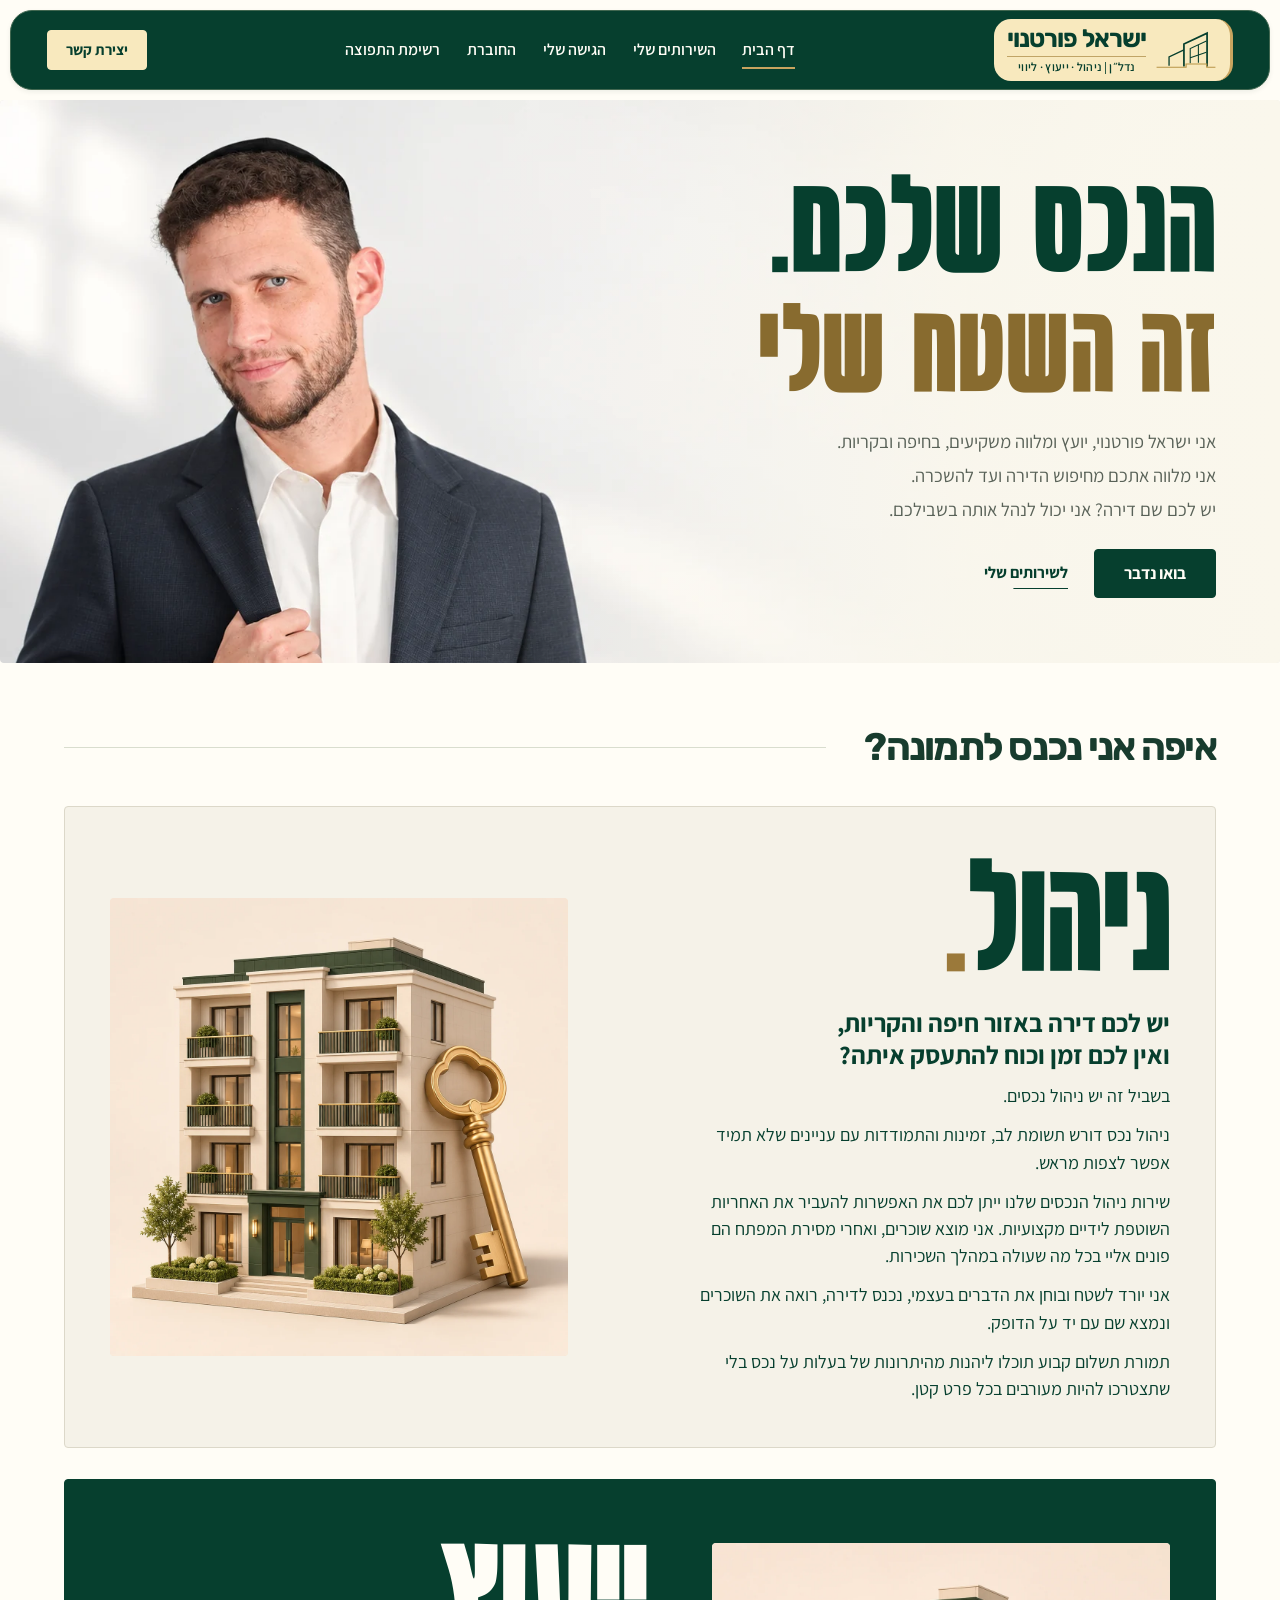
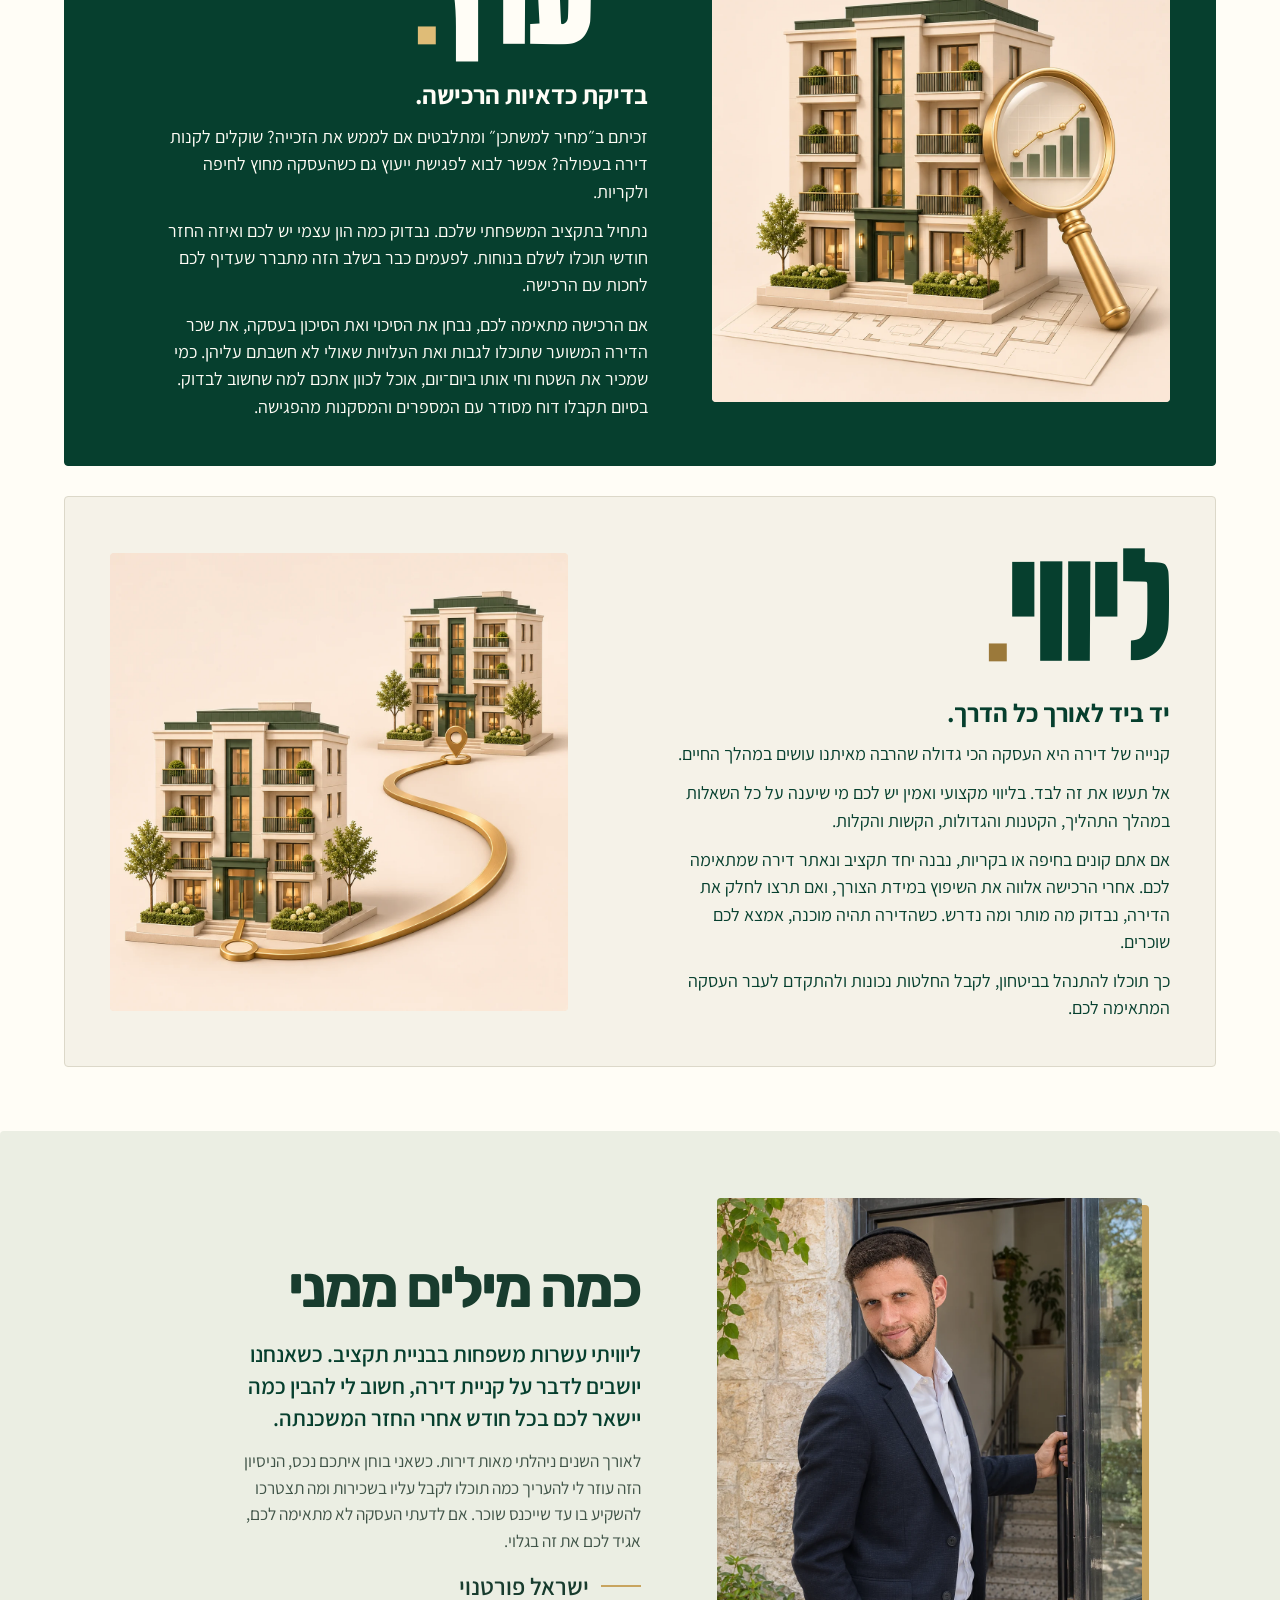
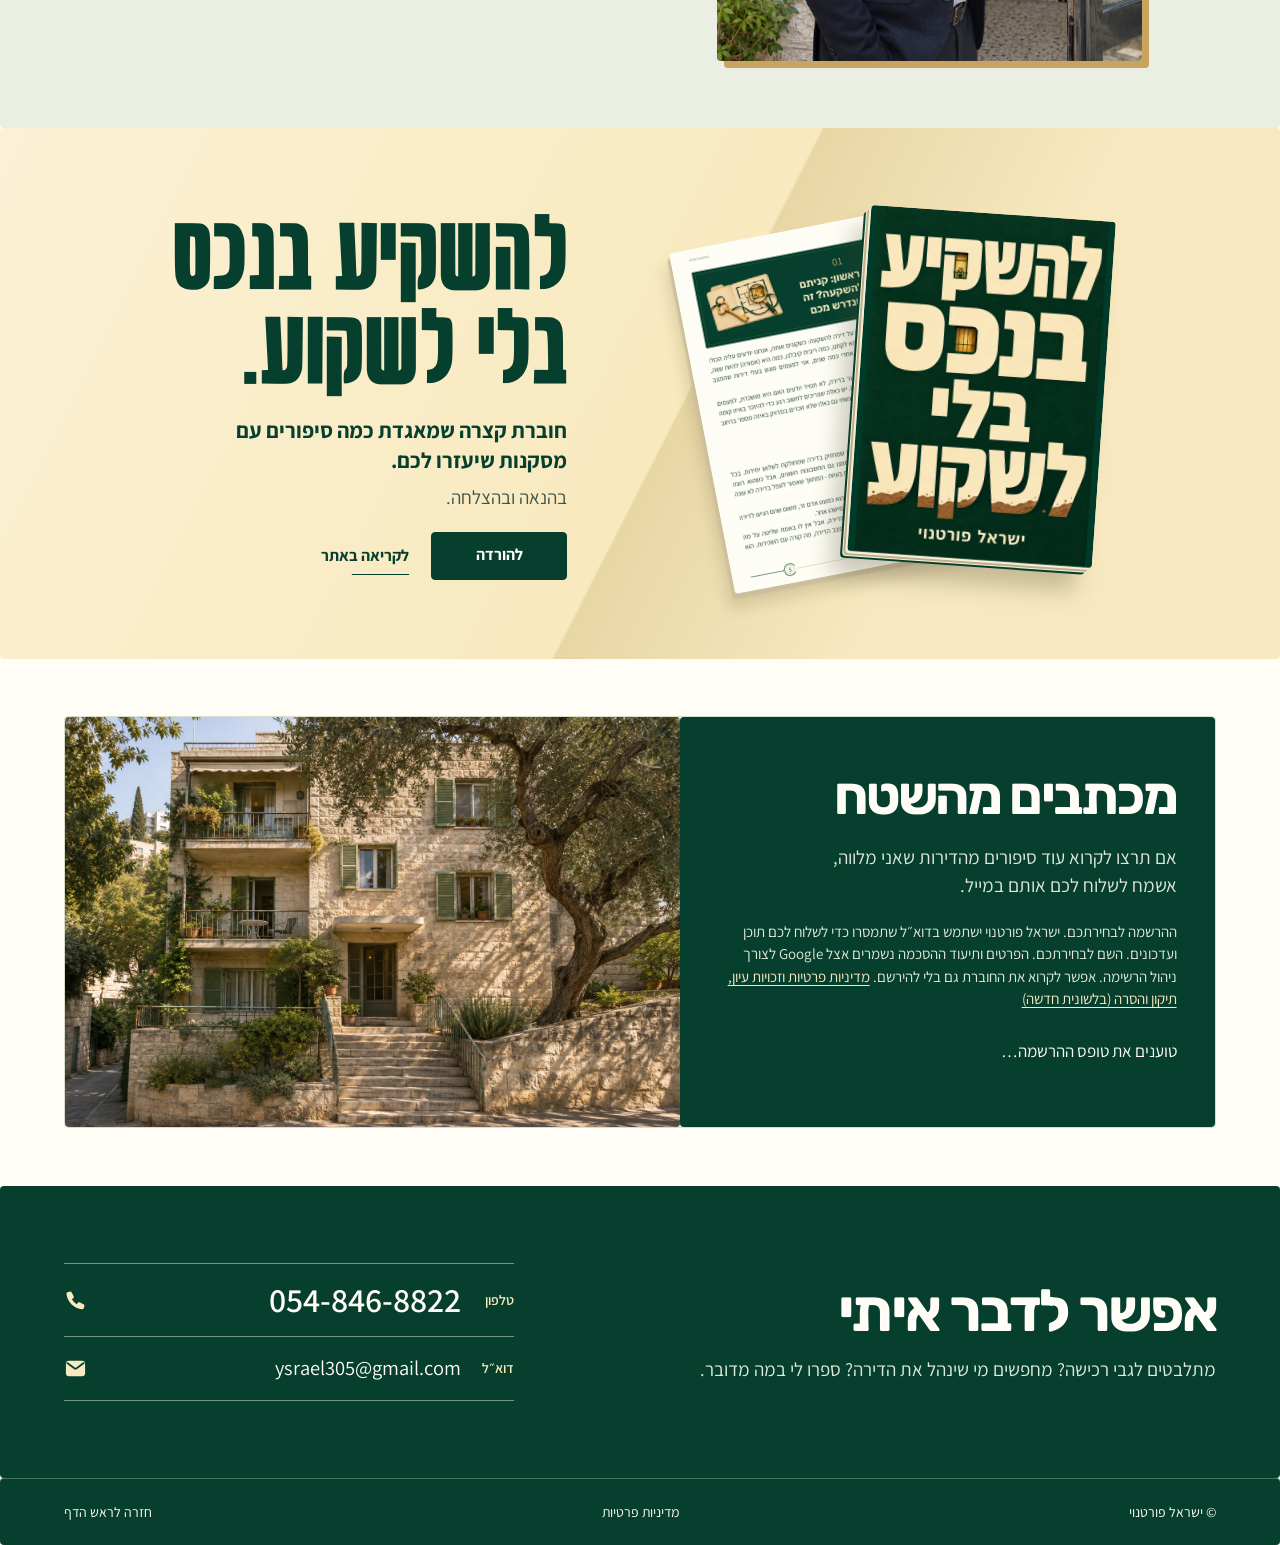
<file: index.html>
<!doctype html>
<html lang="he" dir="rtl">
<head>
  <meta charset="utf-8">
  <meta name="viewport" content="width=device-width, initial-scale=1">
  <meta name="theme-color" content="#063f2e">
  <meta name="description" content="ישראל פורטנוי מייעץ למשפחות שבוחנות רכישת דירה, מלווה משקיעים בחיפה ובקריות ומנהל עבור בעלי דירות את ההשכרה והטיפול בנכס.">
  <title>ישראל פורטנוי — ליווי בעלי נכסים ומשקיעים</title>
  <link rel="icon" href="assets/brand.svg" type="image/svg+xml">
  <link rel="preload" href="assets/fonts/basurot-headline-bold.woff2?v=3" as="font" type="font/woff2" crossorigin>
  <link rel="stylesheet" href="style.css?v=intro-reveal">
  <link rel="stylesheet" href="newsletter.css?v=card-corners">
  <link rel="stylesheet" href="text-reveal.css?v=scroll-ink">
  <script src="site.js?v=floating-nav" defer></script>
  <script src="leads-config.js" defer></script>
  <script src="leads.js?v=3" defer></script>
  <script src="text-reveal.js?v=card-sequence" defer></script>
</head>
<body id="top">
  <a class="skip" href="#main">דילוג לתוכן</a>
  <header class="header">
    <button class="nav-recall" type="button" aria-controls="masthead" aria-label="הצגת סרגל הניווט" hidden>תפריט</button>
    <div class="wrap header-row" id="masthead">
      <a class="brand" href="#top" aria-label="ישראל פורטנוי, נדל״ן | ניהול · ייעוץ · ליווי, דף הבית">
        <img src="assets/brand.svg?v=masthead" width="75" height="46" alt="">
        <span>ישראל פורטנוי<small>נדל״ן | ניהול · ייעוץ · ליווי</small></span>
      </a>
      <nav class="navigation" id="navigation" aria-label="ניווט ראשי">
        <a href="#top" aria-current="location">דף הבית</a>
        <a href="#services">השירותים שלי</a>
        <a href="#approach">הגישה שלי</a>
        <a href="#booklet">החוברת</a>
        <a href="#newsletter">רשימת התפוצה</a>
      </nav>
      <a class="button button-small" href="#contact">יצירת קשר</a>
      <button class="menu-toggle" type="button" aria-label="פתיחת תפריט" aria-expanded="false" aria-controls="navigation"><span></span><span></span></button>
    </div>
  </header>
  <main id="main">
    <section class="hero" aria-labelledby="hero-title">
      <div class="hero-copy">
        <h1 id="hero-title">הנכס שלכם.<br><em>זה השטח שלי</em></h1>
        <div class="intro">
          <p>אני ישראל פורטנוי, יועץ ומלווה משקיעים, בחיפה ובקריות.</p>
          <p>אני מלווה אתכם מחיפוש הדירה ועד להשכרה.</p>
          <p>יש לכם שם דירה? אני יכול לנהל אותה בשבילכם.</p>
        </div>
        <div class="actions"><a class="button" href="#contact">בואו נדבר</a><a class="text-link" href="#services">לשירותים שלי</a></div>
      </div>
      <img class="hero-portrait" src="assets/israel-wide.webp" alt="ישראל פורטנוי" width="1672" height="941" fetchpriority="high">
    </section>
    <section class="services" id="services" aria-labelledby="services-title">
      <div class="wrap">
        <h2 id="services-title">איפה אני נכנס לתמונה?</h2>
        <div class="service-list">
          <article class="service" aria-labelledby="management-title">
            <h3 id="management-title">ניהול<span>.</span></h3>
            <div class="service-text">
              <p class="service-lead">יש לכם דירה באזור חיפה והקריות, ואין לכם זמן וכוח להתעסק איתה?</p>
              <p>בשביל זה יש ניהול נכסים.</p>
              <p>ניהול נכס דורש תשומת לב, זמינות והתמודדות עם עניינים שלא תמיד אפשר לצפות מראש.</p>
              <p>שירות ניהול הנכסים שלנו ייתן לכם את האפשרות להעביר את האחריות השוטפת לידיים מקצועיות. אני מוצא שוכרים, ואחרי מסירת המפתח הם פונים אליי בכל מה שעולה במהלך השכירות.</p>
              <p>אני יורד לשטח ובוחן את הדברים בעצמי, נכנס לדירה, רואה את השוכרים ונמצא שם עם יד על הדופק.</p>
              <p>תמורת תשלום קבוע תוכלו ליהנות מהיתרונות של בעלות על נכס בלי שתצטרכו להיות מעורבים בכל פרט קטן.</p>
            </div>
            <div class="service-art"><img src="assets/service-management.webp" loading="lazy" decoding="async" width="1254" height="1254" alt="מפתח זהב נשען על בניין מגורים"></div>
          </article>
          <article class="service service-consultation" aria-labelledby="consultation-title">
            <h3 id="consultation-title">ייעוץ<span>.</span></h3>
            <div class="service-text">
              <p class="service-lead">בדיקת כדאיות הרכישה.</p>
              <p>זכיתם ב״מחיר למשתכן״ ומתלבטים אם לממש את הזכייה? שוקלים לקנות דירה בעפולה? אפשר לבוא לפגישת ייעוץ גם כשהעסקה מחוץ לחיפה ולקריות.</p>
              <p>נתחיל בתקציב המשפחתי שלכם. נבדוק כמה הון עצמי יש לכם ואיזה החזר חודשי תוכלו לשלם בנוחות. לפעמים כבר בשלב הזה מתברר שעדיף לכם לחכות עם הרכישה.</p>
              <p>אם הרכישה מתאימה לכם, נבחן את הסיכוי ואת הסיכון בעסקה, את שכר הדירה המשוער שתוכלו לגבות ואת העלויות שאולי לא חשבתם עליהן. כמי שמכיר את השטח וחי אותו ביום־יום, אוכל לכוון אתכם למה שחשוב לבדוק. בסיום תקבלו דוח מסודר עם המספרים והמסקנות מהפגישה.</p>
            </div>
            <div class="service-art"><img src="assets/service-consultation.webp" loading="lazy" decoding="async" width="1254" height="1254" alt="זכוכית מגדלת ובה גרף, לצד דגם בניין על תוכנית אדריכלית"></div>
          </article>
          <article class="service" aria-labelledby="guidance-title">
            <h3 id="guidance-title">ליווי<span>.</span></h3>
            <div class="service-text">
              <p class="service-lead">יד ביד לאורך כל הדרך.</p>
              <p>קנייה של דירה היא העסקה הכי גדולה שהרבה מאיתנו עושים במהלך החיים.</p>
              <p>אל תעשו את זה לבד. בליווי מקצועי ואמין יש לכם מי שיענה על כל השאלות במהלך התהליך, הקטנות והגדולות, הקשות והקלות.</p>
              <p>אם אתם קונים בחיפה או בקריות, נבנה יחד תקציב ונאתר דירה שמתאימה לכם. אחרי הרכישה אלווה את השיפוץ במידת הצורך, ואם תרצו לחלק את הדירה, נבדוק מה מותר ומה נדרש. כשהדירה תהיה מוכנה, אמצא לכם שוכרים.</p>
              <p>כך תוכלו להתנהל בביטחון, לקבל החלטות נכונות ולהתקדם לעבר העסקה המתאימה לכם.</p>
            </div>
            <div class="service-art"><img src="assets/service-guidance.webp" loading="lazy" decoding="async" width="1254" height="1254" alt="מסלול זהב מחבר בין שני בנייני מגורים"></div>
          </article>
        </div>
      </div>
    </section>
    <section class="approach wrap" id="approach" aria-labelledby="approach-title">
      <div><h2 id="approach-title">כמה מילים ממני</h2></div>

      <div class="approach-text">
        <p>ליוויתי עשרות משפחות בבניית תקציב. כשאנחנו יושבים לדבר על קניית דירה, חשוב לי להבין כמה יישאר לכם בכל חודש אחרי החזר המשכנתה.</p>
        <p>לאורך השנים ניהלתי מאות דירות. כשאני בוחן איתכם נכס, הניסיון הזה עוזר לי להעריך כמה תוכלו לקבל עליו בשכירות ומה תצטרכו להשקיע בו עד שייכנס שוכר. אם לדעתי העסקה לא מתאימה לכם, אגיד לכם את זה בגלוי.</p>
        <span class="signature">ישראל פורטנוי</span>
      </div>
      <img class="personal-portrait" src="assets/israel-at-entrance.webp" alt="ישראל פורטנוי מחזיק את דלת הכניסה לבניין פתוחה ומביט בחזרה אל המצלמה" width="1122" height="1402" loading="lazy">
    </section>
    <section class="booklet" id="booklet" aria-labelledby="book-title"><div class="wrap book-row">
      <div class="book-art"><img class="book-page" src="assets/inside.webp" alt="" width="280" height="396" loading="lazy"><img class="book-cover" src="assets/booklet.webp" alt="עטיפת החוברת להשקיע בנכס בלי לשקוע" loading="lazy" width="280" height="396"></div>
      <div class="book-copy">
        <h2 id="book-title">להשקיע בנכס<br>בלי לשקוע.</h2>
        <h3>חוברת קצרה שמאגדת כמה סיפורים עם מסקנות שיעזרו לכם.</h3>
        <p>בהנאה ובהצלחה.</p>
        <div class="book-actions">
          <details>
            <summary class="button">להורדה</summary>
            <div class="book-downloads" role="group" aria-label="הורדת החוברת כקובץ PDF">
              <a href="assets/להשקיע_בנכס_בלי_לשקוע_לקריאה.pdf" download>PDF רגיל <small><bdi>2.83</bdi> מ״ב</small></a>
              <a href="assets/להשקיע_בנכס_בלי_לשקוע.pdf" download>איכות מלאה <small><bdi>15.3</bdi> מ״ב</small></a>
            </div>
          </details>
          <a class="text-link" href="read.html">לקריאה באתר</a>
        </div>
      </div>
    </div></section>
    <section class="newsletter wrap" id="newsletter" aria-labelledby="newsletter-title">
      <div class="newsletter-copy">
        <h2 id="newsletter-title">מכתבים מהשטח</h2>
        <p class="newsletter-intro">אם תרצו לקרוא עוד סיפורים מהדירות שאני מלווה, אשמח לשלוח לכם אותם במייל.</p>
        <div class="subscription-form" data-updates-form data-updates-source="updates" hidden></div>
        <noscript><p>אפשר לקרוא את החוברת בלי להירשם. אם תרצו לקבל עדכונים, אפשר לעיין ב<a href="privacy.html">מדיניות הפרטיות</a> ולשלוח <a href="mailto:ysrael305@gmail.com?subject=הצטרפות%20לרשימת%20התפוצה&amp;body=אני%20מבקש%2Fת%20לקבל%20מישראל%20פורטנוי%20תוכן%20ועדכונים%20בדוא״ל.">בקשת הצטרפות מפורשת במייל לישראל</a>.</p></noscript>
      </div>
      <img class="newsletter-house" src="assets/carmel-style-house.webp" alt="הדמיה של בית אבן בסגנון חיפאי, עם תריסים ירוקים ועץ זית לצד מדרגות הכניסה" width="1536" height="1024" loading="lazy">
    </section>
    <section class="contact wrap" id="contact" aria-labelledby="contact-title">
      <div><h2 id="contact-title">אפשר לדבר איתי</h2><p>מתלבטים לגבי רכישה? מחפשים מי שינהל את הדירה? ספרו לי במה מדובר.</p></div>
      <div class="contact-links"><a href="tel:+972548468822" aria-label="להתקשר לישראל בטלפון 054-846-8822"><span class="channel">טלפון</span><span dir="ltr">054-846-8822</span><svg class="channel-icon" viewBox="0 0 24 24" aria-hidden="true"><use href="assets/icons.svg#phone"/></svg></a><a href="mailto:ysrael305@gmail.com"><span class="channel">דוא״ל</span><span dir="ltr">ysrael305@gmail.com</span><svg class="channel-icon" viewBox="0 0 24 24" aria-hidden="true"><use href="assets/icons.svg#email"/></svg></a></div>
    </section>
  </main>
  <footer><div class="wrap footer-row"><span>© ישראל פורטנוי</span><a href="privacy.html">מדיניות פרטיות</a><a href="#top">חזרה לראש הדף</a></div></footer>
  <dialog id="booklet-dialog" class="site-invite booklet-invite" aria-labelledby="booklet-offer-title">
    <form method="dialog"><button class="updates-close" type="submit" aria-label="סגירה" autofocus>×</button></form>
    <div class="booklet-invite-layout">
      <img src="assets/booklet.webp" width="280" height="396" alt="עטיפת החוברת להשקיע בנכס בלי לשקוע" loading="lazy">
      <div>
        <h2 id="booklet-offer-title">מה, תצאו בלי צידה לדרך?</h2>
        <p class="updates-invite">אספתי כמה סיפורים מהדירות שליוויתי, ואת מה שלמדתי מכל אחד מהם. בהנאה ובהצלחה, ישראל.</p>
        <div class="booklet-invite-actions">
          <a class="button" href="read.html">לקריאה באתר</a>
          <a class="text-link" href="assets/להשקיע_בנכס_בלי_לשקוע_לקריאה.pdf" download>להורדת החוברת</a>
        </div>
      </div>
    </div>
    <a class="updates-continue" hidden>להמשיך לקישור שבחרתי</a>
  </dialog>
</body>
</html>
</file>
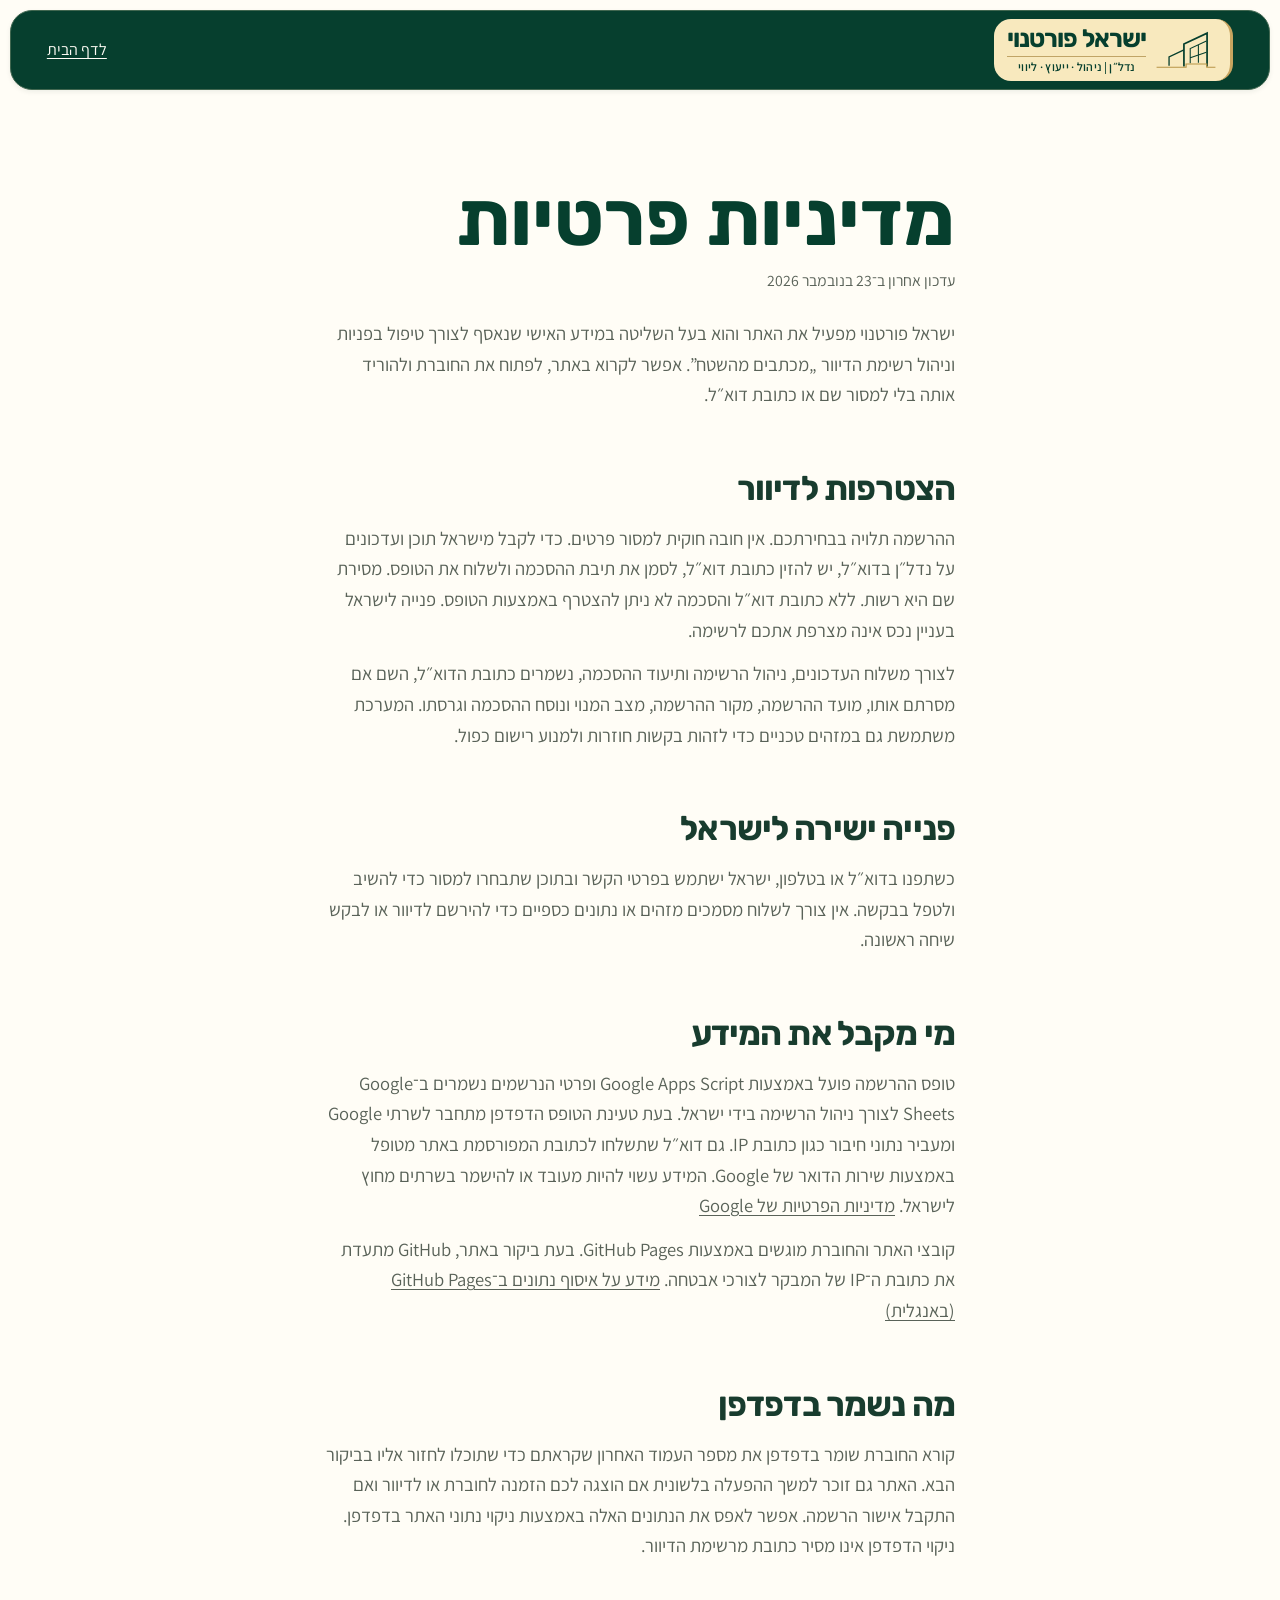
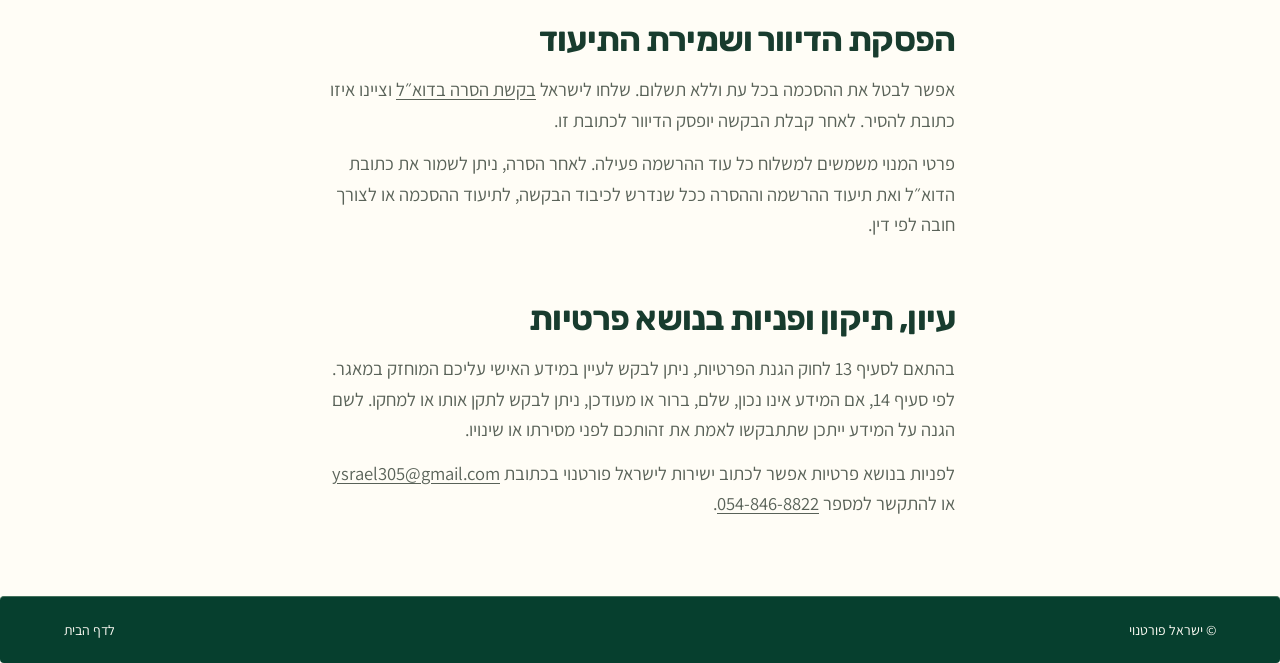
<file: privacy.html>
<!doctype html>
<html lang="he" dir="rtl">
<head>
  <meta charset="utf-8">
  <meta name="viewport" content="width=device-width, initial-scale=1">
  <meta name="theme-color" content="#063f2e">
  <title>מדיניות פרטיות | ישראל פורטנוי</title>
  <link rel="icon" href="assets/brand.svg" type="image/svg+xml">
  <link rel="stylesheet" href="style.css?v=card-corners">
  <link rel="stylesheet" href="privacy.css">
  <link rel="stylesheet" href="text-reveal.css?v=scroll-ink">
  <script src="text-reveal.js?v=card-sequence" defer></script>
  <script src="site.js?v=floating-nav" defer></script>
</head>
<body>
  <a class="skip" href="#main">דילוג למדיניות</a>
  <header class="header">
    <button class="nav-recall" type="button" aria-controls="masthead" aria-label="הצגת סרגל הניווט" hidden>תפריט</button>
    <div class="wrap header-row" id="masthead">
      <a class="brand" href="index.html" aria-label="ישראל פורטנוי, דף הבית">
        <img src="assets/brand.svg?v=masthead" width="75" height="46" alt="">
        <span>ישראל פורטנוי<small>נדל״ן | ניהול · ייעוץ · ליווי</small></span>
      </a>
      <a class="policy-home" href="index.html">לדף הבית</a>
    </div>
  </header>
  <main id="main" class="policy">
    <h1>מדיניות פרטיות</h1>
    <p class="policy-date">עדכון אחרון ב־<time datetime="2026-11-23">23 בנובמבר 2026</time></p>
    <p>ישראל פורטנוי מפעיל את האתר והוא בעל השליטה במידע האישי שנאסף לצורך טיפול בפניות וניהול רשימת הדיוור „מכתבים מהשטח”. אפשר לקרוא באתר, לפתוח את החוברת ולהוריד אותה בלי למסור שם או כתובת דוא״ל.</p>

    <h2>הצטרפות לדיוור</h2>
    <p>ההרשמה תלויה בבחירתכם. אין חובה חוקית למסור פרטים. כדי לקבל מישראל תוכן ועדכונים על נדל״ן בדוא״ל, יש להזין כתובת דוא״ל, לסמן את תיבת ההסכמה ולשלוח את הטופס. מסירת שם היא רשות. ללא כתובת דוא״ל והסכמה לא ניתן להצטרף באמצעות הטופס. פנייה לישראל בעניין נכס אינה מצרפת אתכם לרשימה.</p>
    <p>לצורך משלוח העדכונים, ניהול הרשימה ותיעוד ההסכמה, נשמרים כתובת הדוא״ל, השם אם מסרתם אותו, מועד ההרשמה, מקור ההרשמה, מצב המנוי ונוסח ההסכמה וגרסתו. המערכת משתמשת גם במזהים טכניים כדי לזהות בקשות חוזרות ולמנוע רישום כפול.</p>

    <h2>פנייה ישירה לישראל</h2>
    <p>כשתפנו בדוא״ל או בטלפון, ישראל ישתמש בפרטי הקשר ובתוכן שתבחרו למסור כדי להשיב ולטפל בבקשה. אין צורך לשלוח מסמכים מזהים או נתונים כספיים כדי להירשם לדיוור או לבקש שיחה ראשונה.</p>

    <h2>מי מקבל את המידע</h2>
    <p>טופס ההרשמה פועל באמצעות Google Apps Script ופרטי הנרשמים נשמרים ב־Google Sheets לצורך ניהול הרשימה בידי ישראל. בעת טעינת הטופס הדפדפן מתחבר לשרתי Google ומעביר נתוני חיבור כגון כתובת IP. גם דוא״ל שתשלחו לכתובת המפורסמת באתר מטופל באמצעות שירות הדואר של Google. המידע עשוי להיות מעובד או להישמר בשרתים מחוץ לישראל. <a href="https://policies.google.com/privacy?hl=he">מדיניות הפרטיות של Google</a></p>
    <p>קובצי האתר והחוברת מוגשים באמצעות GitHub Pages. בעת ביקור באתר, GitHub מתעדת את כתובת ה־IP של המבקר לצורכי אבטחה. <a href="https://docs.github.com/en/pages/getting-started-with-github-pages/what-is-github-pages#data-collection">מידע על איסוף נתונים ב־GitHub Pages (באנגלית)</a></p>

    <h2>מה נשמר בדפדפן</h2>
    <p>קורא החוברת שומר בדפדפן את מספר העמוד האחרון שקראתם כדי שתוכלו לחזור אליו בביקור הבא. האתר גם זוכר למשך ההפעלה בלשונית אם הוצגה לכם הזמנה לחוברת או לדיוור ואם התקבל אישור הרשמה. אפשר לאפס את הנתונים האלה באמצעות ניקוי נתוני האתר בדפדפן. ניקוי הדפדפן אינו מסיר כתובת מרשימת הדיוור.</p>

    <h2 id="unsubscribe">הפסקת הדיוור ושמירת התיעוד</h2>
    <p>אפשר לבטל את ההסכמה בכל עת וללא תשלום. שלחו לישראל <a href="mailto:ysrael305@gmail.com?subject=בקשת%20הסרה%20מרשימת%20הדיוור">בקשת הסרה בדוא״ל</a> וציינו איזו כתובת להסיר. לאחר קבלת הבקשה יופסק הדיוור לכתובת זו.</p>
    <p>פרטי המנוי משמשים למשלוח כל עוד ההרשמה פעילה. לאחר הסרה, ניתן לשמור את כתובת הדוא״ל ואת תיעוד ההרשמה וההסרה ככל שנדרש לכיבוד הבקשה, לתיעוד ההסכמה או לצורך חובה לפי דין.</p>

    <h2>עיון, תיקון ופניות בנושא פרטיות</h2>
    <p>בהתאם לסעיף 13 לחוק הגנת הפרטיות, ניתן לבקש לעיין במידע האישי עליכם המוחזק במאגר. לפי סעיף 14, אם המידע אינו נכון, שלם, ברור או מעודכן, ניתן לבקש לתקן אותו או למחקו. לשם הגנה על המידע ייתכן שתתבקשו לאמת את זהותכם לפני מסירתו או שינויו.</p>
    <p>לפניות בנושא פרטיות אפשר לכתוב ישירות לישראל פורטנוי בכתובת <a href="mailto:ysrael305@gmail.com"><bdi>ysrael305@gmail.com</bdi></a> או להתקשר למספר <a href="tel:+972548468822"><bdi>054-846-8822</bdi></a>.</p>
  </main>
  <footer><div class="wrap footer-row"><span>© ישראל פורטנוי</span><a href="index.html">לדף הבית</a></div></footer>
</body>
</html>
</file>
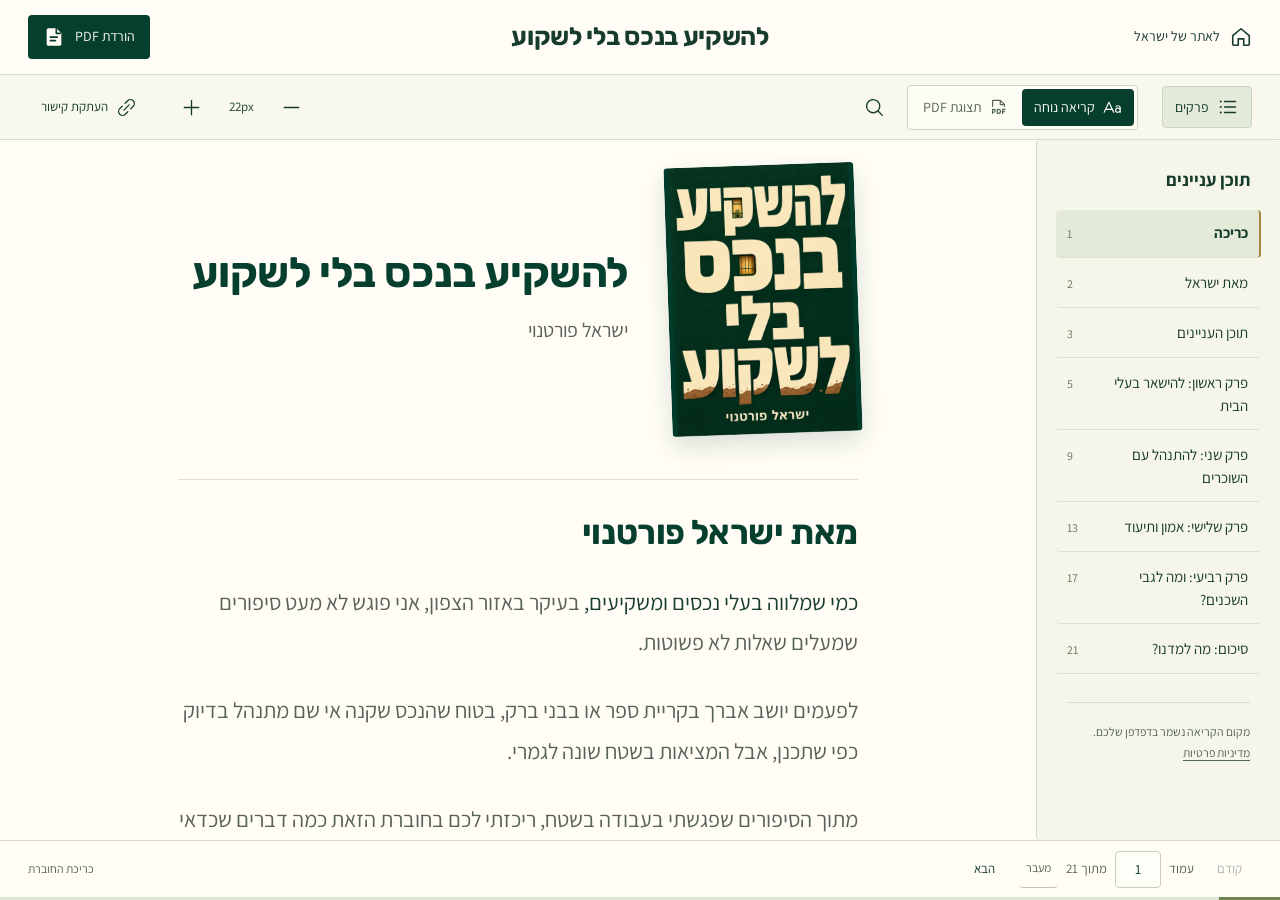
<file: read.html>
<!doctype html>
<html lang="he" dir="rtl">
<head>
  <meta charset="utf-8">
  <meta name="viewport" content="width=device-width,initial-scale=1">
  <meta name="theme-color" content="#063f2e">
  <title>קריאת החוברת — להשקיע בנכס בלי לשקוע</title>
  <meta name="description" content="החוברת המלאה של ישראל פורטנוי: קריאת PDF רציפה או טקסט נוח המותאם למסך שלכם.">
  <link rel="icon" href="assets/brand.svg" type="image/svg+xml">
  <link rel="preload" href="assets/fonts/body.woff2" as="font" type="font/woff2" crossorigin>
  <link rel="stylesheet" href="assets/vendor/pdfjs/web/pdf_viewer.css">
  <link rel="stylesheet" href="read.css?v=card-corners">
  <link rel="stylesheet" href="newsletter.css?v=card-corners">
  <link rel="stylesheet" href="text-reveal.css?v=scroll-ink">
  <script src="leads-config.js" defer></script>
  <script src="leads.js?v=3" defer></script>
  <script src="text-reveal.js?v=card-sequence" defer></script>
  <script type="module" src="read.mjs?v=3"></script>
</head>
<body>
  <a class="read-skip" href="#reading-region">דילוג לחוברת</a>
  <div class="read-app">
    <header class="read-header">
      <a class="read-home" href="index.html"><svg class="read-icon" viewBox="0 0 256 256" aria-hidden="true"><use href="assets/icons.svg?v=design3#home"/></svg><span>לאתר של ישראל</span></a>
      <h1>להשקיע בנכס בלי לשקוע</h1>
      <a class="read-download" href="assets/להשקיע_בנכס_בלי_לשקוע_לקריאה.pdf" download aria-label="הורדת החוברת כ־PDF"><span>הורדת PDF</span><svg class="read-icon" viewBox="0 0 256 256" aria-hidden="true"><use href="assets/icons.svg?v=design3#download"/></svg></a>
    </header>

    <div class="read-toolbar" aria-label="אפשרויות קריאה">
      <button id="read-contents-toggle" class="read-button contents-toggle" type="button" aria-controls="read-contents" aria-expanded="true"><svg class="read-icon" viewBox="0 0 256 256" aria-hidden="true"><use href="assets/icons.svg?v=design3#contents"/></svg><span>פרקים</span></button>
      <div class="read-modes" role="group" aria-label="תצוגת החוברת">
        <button id="read-text-mode" class="read-mode" type="button" aria-pressed="false"><svg class="read-icon" viewBox="0 0 256 256" aria-hidden="true"><use href="assets/icons.svg?v=design3#text"/></svg><span>קריאה נוחה</span></button>
        <button id="read-pdf-mode" class="read-mode" type="button" aria-pressed="false"><svg class="read-icon" viewBox="0 0 256 256" aria-hidden="true"><use href="assets/icons.svg?v=design3#pdf"/></svg><span>תצוגת PDF</span></button>
      </div>
      <button id="read-search-toggle" class="read-button read-square" type="button" aria-label="חיפוש בחוברת" title="חיפוש בחוברת" aria-controls="read-searchbar" aria-expanded="false"><svg class="read-icon" viewBox="0 0 256 256" aria-hidden="true"><use href="assets/icons.svg?v=design3#search"/></svg></button>
      <button id="read-settings-toggle" class="read-button read-square" type="button" aria-label="גודל הטקסט וכלי קריאה" title="גודל הטקסט וכלי קריאה" aria-controls="read-tools" aria-expanded="false"><svg class="read-icon" viewBox="0 0 256 256" aria-hidden="true"><use href="assets/icons.svg?v=design3#zoom-in"/></svg></button>
      <div id="read-tools" class="read-tools">
        <div class="read-scale-tools" role="group" aria-label="גודל התצוגה">
          <button id="read-smaller" class="read-button read-square" type="button" aria-label="הקטנת התצוגה" title="הקטנת התצוגה"><svg class="read-icon" viewBox="0 0 256 256" aria-hidden="true"><use href="assets/icons.svg?v=design3#minus"/></svg></button>
          <output id="read-scale" aria-live="polite" dir="ltr">100%</output>
          <button id="read-larger" class="read-button read-square" type="button" aria-label="הגדלת התצוגה" title="הגדלת התצוגה"><svg class="read-icon" viewBox="0 0 256 256" aria-hidden="true"><use href="assets/icons.svg?v=design3#plus"/></svg></button>
          <button id="read-fit" class="read-button read-square" type="button" aria-label="התאמת ה־PDF לרוחב המסך" title="התאמה לרוחב"><svg class="read-icon" viewBox="0 0 256 256" aria-hidden="true"><use href="assets/icons.svg?v=design3#fit"/></svg></button>
        </div>
        <button id="read-share" class="read-button" type="button"><svg class="read-icon" viewBox="0 0 256 256" aria-hidden="true"><use href="assets/icons.svg?v=design3#link"/></svg><span>העתקת קישור</span></button>
      </div>
    </div>

    <form id="read-searchbar" class="read-searchbar" role="search" hidden>
      <label class="read-sr" for="read-search">חיפוש בחוברת</label>
      <input id="read-search" type="search" placeholder="חיפוש בחוברת…" autocomplete="off">
      <span id="read-search-count" role="status" aria-live="polite"></span>
      <button id="read-search-previous" class="read-button read-step" type="button" aria-label="תוצאת החיפוש הקודמת">הקודמת</button>
      <button id="read-search-next" class="read-button read-step" type="submit" aria-label="תוצאת החיפוש הבאה">הבאה</button>
      <button id="read-search-close" class="read-button read-square" type="button" aria-label="סגירת החיפוש"><svg class="read-icon" viewBox="0 0 256 256" aria-hidden="true"><use href="assets/icons.svg?v=design3#close"/></svg></button>
    </form>

    <main id="reading-region" class="read-main">
      <aside id="read-contents" class="read-contents" aria-label="פרקי החוברת"><h2>תוכן עניינים</h2><nav id="read-chapters" aria-label="פרקי החוברת"></nav><p class="read-save-note">מקום הקריאה נשמר בדפדפן שלכם. <a href="privacy.html">מדיניות פרטיות</a></p></aside>
      <button class="read-sidebar-backdrop" type="button" aria-label="סגירת תוכן העניינים" hidden></button>
      <div class="read-workspace">
        <div id="read-status" class="read-status" role="status"><span class="read-status-book" aria-hidden="true"></span><p id="read-status-message">פותחים את החוברת…</p><p id="read-status-detail" class="read-status-detail" hidden></p><div id="read-error-actions" hidden><button id="read-fallback-text" class="read-button" type="button">מעבר לקריאה נוחה</button><a id="read-open-pdf" class="read-button" href="assets/להשקיע_בנכס_בלי_לשקוע_לקריאה.pdf" target="_blank" rel="noopener noreferrer">פתיחת PDF בלשונית חדשה</a><button id="read-retry" class="read-button" type="button">ניסיון נוסף</button><a class="read-button" href="assets/להשקיע_בנכס_בלי_לשקוע_לקריאה.pdf" download>הורדת PDF</a></div></div>
        <div id="pdf-container" class="read-scroll read-pdf-scroll" tabindex="0" aria-label="חוברת PDF בגלילה רציפה" dir="ltr" hidden><div id="pdf-viewer" class="pdfViewer"></div></div>
        <div id="text-container" class="read-scroll read-text-scroll" tabindex="0" aria-label="החוברת בקריאה רציפה" hidden><article id="read-text" class="read-text"></article></div>
      </div>
    </main>

    <footer class="read-footer">
      <button id="read-previous" class="read-button read-step" type="button" aria-label="לעמוד הקודם">קודם</button>
      <form id="read-page-form" class="read-page-form"><label for="read-page">עמוד</label><input id="read-page" type="number" min="1" max="21" value="1" inputmode="numeric" autocomplete="off"><span>מתוך <b id="read-total">21</b></span><button class="read-page-go" type="submit" aria-label="מעבר לעמוד שנבחר">מעבר</button></form>
      <button id="read-next" class="read-button read-step" type="button" aria-label="לעמוד הבא">הבא</button>
      <p id="read-page-description" aria-live="polite"></p>
      <progress id="read-progress" value="1" max="21" aria-label="התקדמות בחוברת"></progress>
    </footer>
    <div id="read-toast" class="read-toast" role="status" aria-live="polite" hidden></div>
  </div>
  <dialog id="read-copy-dialog" aria-labelledby="read-copy-title"><h2 id="read-copy-title">קישור למקום שבו אתם קוראים</h2><p>אפשר להעתיק את הכתובת ולפתוח אותה שוב מאותו עמוד.</p><input id="read-copy-url" type="text" readonly dir="ltr" aria-label="כתובת העמוד"><button id="read-copy-close" class="read-button" type="button">סגירה</button></dialog>
  <dialog id="updates-dialog" class="site-invite" aria-labelledby="updates-title">
    <form method="dialog"><button class="updates-close" type="submit" aria-label="סגירה" autofocus>×</button></form>
    <h2 id="updates-title">לשלוח לכם גם את הסיפור הבא?</h2>
    <p class="updates-invite">מדי פעם אני כותב על דירות שאני מלווה ועל מה שקורה בהן. אם תרצו, אשלח גם לכם במייל.</p>
    <button class="updates-join" type="button" aria-expanded="false" aria-controls="reader-signup">להצטרפות לרשימת התפוצה</button>
    <div id="reader-signup" class="subscription-form" data-updates-form hidden></div>
  </dialog>
  <noscript><div class="read-noscript"><h1>להשקיע בנכס בלי לשקוע</h1><p>אפשר לקרוא את החוברת המלאה בקובץ ה־PDF.</p><a href="assets/להשקיע_בנכס_בלי_לשקוע_לקריאה.pdf">פתיחת החוברת</a> · <a href="index.html">חזרה לאתר</a></div></noscript>
</body>
</html>
</file>
<file: style.css>
@font-face { font-family: Karantina; src: url("assets/fonts/karantina-bold.woff2") format("woff2"); font-weight: 700; font-display: swap }
@font-face { font-family: Rubik; src: url("assets/fonts/display.woff2") format("woff2"); font-weight: 700; font-display: swap }
@font-face { font-family: Assistant; src: url("assets/fonts/body.woff2") format("woff2"); font-weight: 400; font-display: swap }
@font-face { font-family: Assistant; src: url("assets/fonts/logo.woff2") format("woff2"); font-weight: 600; font-display: swap }
@font-face { font-family: Assistant; src: url("assets/fonts/bodybold.woff2") format("woff2"); font-weight: 700; font-display: swap }
@font-face { font-family:"Basurot Flex One"; src:url("assets/fonts/basurot-headline-bold.woff2?v=3") format("woff2"); font-weight:700; font-display:swap; ascent-override:88%; descent-override:12%; line-gap-override:0% }
:root {
  --paper:#fffdf6; --green:#063f2e; --gold:#c8a45f; --cream:#f8e9be; --ink:#183c2e; --muted:#405448; --accent:#755923; --line:#d9ddce; --tint:#eeefe6;
  --display:Karantina,Arial,sans-serif; --heading:Rubik,Arial,sans-serif; --sans:Assistant,Arial,sans-serif;
  --edge:max(5vw,calc((100vw - 1400px)/2));
  --masthead-height:80px; --masthead-gap:10px;
  --corner-radius:4px;
}
* {box-sizing:border-box}
html {scroll-behavior:smooth;scroll-padding-top:calc(var(--masthead-height) + var(--masthead-gap) + 12px)}
body {margin:0;background:var(--paper);color:var(--ink);font:16px/1.6 var(--sans);-webkit-font-smoothing:antialiased}
h1,h2,h3,p,figure {margin:0}
img,.service-art,.service,.hero,.approach,.booklet,.newsletter,.newsletter-copy,.contact,footer,.skip {border-radius:var(--corner-radius)}
a {text-decoration:none;color:inherit}
button {font:inherit;cursor:pointer;color:inherit}
button,.button {border-radius:var(--corner-radius)}
a,button,summary {-webkit-tap-highlight-color:transparent}
:focus-visible {outline:3px solid var(--gold);outline-offset:4px}
[hidden] {display:none!important}
.wrap {width:min(90%,1400px);margin-inline:auto}
.skip {position:fixed;top:-100px;right:12px;z-index:10;background:var(--green);color:white;padding:10px 20px}
.skip:focus {top:8px}
h2 {font:700 clamp(44px,4.5vw,76px)/1.06 var(--heading);letter-spacing:-.045em}
h3 {font:700 clamp(25px,2.05vw,36px)/1.12 var(--heading);letter-spacing:-.04em}
em {font-style:normal}
.button {position:relative;isolation:isolate;overflow:hidden;display:inline-flex;align-items:center;justify-content:center;min-height:48px;padding:9px 24px;background:var(--green);border:1px solid var(--green);color:var(--paper);font:700 16px/1.3 var(--sans)}
.button-fill {
  position:absolute;inset:0;display:flex;align-items:inherit;justify-content:inherit;gap:inherit;padding:inherit;
  pointer-events:none;clip-path:inset(0 0 0 100%);background:var(--cream);color:var(--green);
}
.button:is(:focus-visible,:active,.is-pressed) .button-fill {clip-path:inset(0)}
@media (hover:hover) {
  .button:hover .button-fill {clip-path:inset(0)}
}
.text-link {display:inline-flex;align-items:center;position:relative;padding-block:4px;font-weight:700}
.text-link::after {content:"";position:absolute;inset:auto 0 5px;height:1px;background:currentColor;transform-origin:right;transform:scaleX(.65)}
.text-link:is(:hover,:focus-visible)::after {transform:scaleX(1)}
.text-link:hover {color:var(--accent)}

/* Masthead */
.header {position:sticky;top:0;z-index:5;pointer-events:none;padding-block:var(--masthead-gap);color:var(--paper)}
.header-row {position:relative;pointer-events:auto;display:flex;align-items:center;justify-content:space-between;gap:16px;width:min(calc(100% - 2 * var(--masthead-gap)),1400px);height:var(--masthead-height);padding-inline:clamp(12px,2.8vw,44px);border:1px solid #416750;border-radius:22px;background:var(--green);box-shadow:0 2px 5px #102c2012}
.header.is-scrolled .header-row {box-shadow:0 8px 24px -5px #102c2045}
.header.is-tucked .header-row {transform:translateY(calc(-100% - var(--masthead-gap) - 28px));pointer-events:none}
.nav-recall {position:absolute;top:0;inset-inline:0;margin-inline:auto;pointer-events:auto;display:flex;align-items:center;justify-content:center;gap:7px;width:max-content;min-height:30px;padding:2px 15px 5px;border:1px solid #587360;border-top:0;border-radius:var(--corner-radius) var(--corner-radius) 13px 13px;background:var(--green);color:var(--cream);box-shadow:0 3px 10px #102c2029;font:700 14px/1.2 var(--sans)}
.nav-recall::before {content:"";width:16px;height:3px;border-radius:3px;background:var(--gold)}
@media (pointer:coarse) {
  .nav-recall::after {content:"";position:absolute;inset:0 0 -14px}
}
.brand {display:inline-flex;align-items:center;gap:9px;padding:7px 13px;white-space:nowrap;background:var(--cream);color:var(--green);border-inline-start:3px solid var(--gold);border-radius:17px}
.brand img {display:block;width:62px;height:auto}
.brand>span {display:block;text-align:center;font:700 25px/1.05 var(--heading);letter-spacing:-.035em}
.brand small {display:block;border-top:1px solid #c0a466;margin-top:4px;padding-top:3px;font:600 12px/1.15 var(--sans);letter-spacing:.025em}
.navigation {display:flex;align-items:center;gap:clamp(15px,2.1vw,38px)}
.navigation a {position:relative;padding:12px 0;font:600 16px/1.4 var(--sans)}
.navigation a[aria-current]::after,.navigation a:hover::after {content:"";position:absolute;inset:auto 0 4px;height:2px;background:var(--gold)}
.header .button-small {min-height:40px;padding:6px 18px;background:var(--cream);border-color:var(--cream);color:var(--green);font-size:15px}
.header .button-fill {background:var(--gold)}
.menu-toggle {display:none}

/* Cover portrait */
.hero {position:relative;isolation:isolate;overflow:hidden;display:grid;grid-template-columns:minmax(0,46%) 1fr;align-items:center;min-height:clamp(480px,44vw,695px);padding:50px var(--edge);background:#eeede8}
.hero-copy {position:relative;z-index:1}
.hero-portrait {position:absolute;z-index:-2;inset:0;width:100%;height:100%;display:block;object-fit:cover;object-position:center top}
.hero h1 {font:700 clamp(67px,9.35vw,153px)/1.01 "Basurot Flex One",var(--display);letter-spacing:-.015em;margin:0 0 21px;color:var(--green)}
.hero h1 em {display:inline-block;font-size:.91em;color:#886b2f}
.intro {color:var(--ink);font-size:clamp(18px,1.45vw,24px);line-height:1.48;max-width:44ch;text-wrap:pretty}
.intro p+p {margin-block-start:.35em}
.actions {display:flex;align-items:center;gap:26px;margin-top:25px}
.hero .button {min-width:122px;min-height:49px;padding:9px 20px;font-size:17px}
.hero .text-link {color:var(--green);min-height:42px;font-size:16px}

@media (min-width:761px) {
  .hero::after {content:"";position:absolute;inset:0;z-index:-1;pointer-events:none;background:linear-gradient(90deg,transparent 34%,#faf7ec12 46%,#faf7ecdc 75%,#faf7ec 100%)}
}

/* Services */
.services {padding:clamp(40px,5vw,80px) 0}
#services-title {display:flex;align-items:center;gap:clamp(18px,3vw,46px);margin:0 0 clamp(22px,3vw,42px);font-size:clamp(26px,3vw,46px)}
#services-title::after {content:"";height:1px;flex:1;background:var(--line)}
.service-list {display:grid;gap:clamp(18px,2.4vw,36px)}
.service {
  display:grid;grid-template-columns:minmax(0,1.08fr) minmax(0,.92fr);
  grid-template-rows:1fr auto auto 1fr;grid-template-areas:". art" "title art" "text art" ". art";
  column-gap:clamp(30px,5vw,76px);padding:clamp(24px,3.5vw,56px);
  background:#f5f2e8;border:1px solid #dcd8c9;color:var(--green);
}
.service-consultation {
  grid-template-columns:minmax(0,.92fr) minmax(0,1.08fr);grid-template-areas:"art ." "art title" "art text" "art .";
  color:var(--paper);background:var(--green);border-color:var(--green);
}
.service h3 {
  grid-area:title;margin:0 0 clamp(16px,1.7vw,26px);
  font:700 clamp(90px,10.8vw,167px)/.96 "Basurot Flex One",var(--display);letter-spacing:-.025em;
}
.service h3 span {color:#9b793a}
.service-consultation h3 span {color:#dfbc77}
.service-text {grid-area:text;max-width:55ch;font-size:clamp(18px,1.35vw,22px);line-height:1.52}
.service-lead {max-width:28ch;font-size:clamp(22px,2vw,32px);line-height:1.25;font-weight:700}
.service-text p+p {margin-top:.65em}
.service-art {grid-area:art;align-self:center;min-width:0;overflow:hidden;background:#f7e7d6}
.service-art img {display:block;width:100%;height:auto;aspect-ratio:1}

/* In the office */
.approach {width:100%;display:grid;grid-template-columns:minmax(220px,.78fr) minmax(0,1.22fr);align-items:center;gap:20px 7%;padding:clamp(48px,5.2vw,86px) var(--edge);background:#ebeee3}
@media (min-width:761px) {
  .approach {padding-inline:max(var(--edge),calc((100% - 1050px)/2));grid-template-columns:minmax(230px,.92fr) minmax(0,1.08fr);column-gap:clamp(44px,6vw,90px)}
  .approach>div:first-child {grid-column:2;grid-row:1}
  .approach-text {grid-column:2;grid-row:2}
}
.approach>div:first-child {align-self:end}
.approach-text {align-self:start;max-width:50ch}
.approach-text p {font-size:clamp(18px,1.5vw,22px);line-height:1.55;color:var(--muted)}
.approach-text p:first-child {font-size:clamp(21px,1.75vw,27px);font-weight:600;line-height:1.42;color:var(--green)}
.approach-text p+p {margin-top:14px;font-size:clamp(17px,1.35vw,21px)}
.personal-portrait {grid-column:1;grid-row:1 / 3;justify-self:end;width:min(100%,425px);height:auto;aspect-ratio:1/1.09;object-fit:cover;object-position:50% 23%;box-shadow:7px 7px 0 var(--gold)}
.signature {display:flex;align-items:center;gap:12px;margin-top:16px;font:600 24px/1.3 var(--sans)}
.signature::before {content:"";height:2px;width:40px;background:var(--gold)}

/* The booklet */
.booklet {background:linear-gradient(117deg,#fbf1d6 0%,var(--cream) 53%,#e8d6a5 53.2%,#f7e8bf 72%);color:var(--green);overflow:hidden}
.book-row {display:grid;grid-template-columns:1.05fr .95fr;gap:8%;align-items:center;padding-block:clamp(44px,5vw,80px)}
.book-art {display:grid;place-items:center;min-height:340px;padding:28px 0}
.book-art img {grid-area:1 / 1;width:min(45%,245px);height:auto}
.book-page {transform:translate(-47%,2%) rotate(-11deg);box-shadow:-3px 5px 2px #cbbf9b, -8px 14px 14px #483c2126}
.book-cover {transform:translate(18%,-2%) rotate(4deg);box-shadow:-2px 2px #f5eed9,-4px 4px #bcaf89,-5px 5px #f5eed9,-7px 7px var(--green),-16px 24px 22px #4b432947}
.book-copy h2 {font:700 clamp(70px,7.25vw,114px)/1.01 "Basurot Flex One",var(--display);letter-spacing:-.015em}
.book-copy h3 {max-width:31ch;margin-top:22px;font:700 clamp(20px,1.7vw,26px)/1.35 var(--sans);letter-spacing:normal;text-wrap:pretty}
.book-copy>p,.newsletter-intro {color:var(--muted);font-size:19px;line-height:1.5;max-width:39ch;margin:18px 0 21px}
.book-copy>p {margin-block:8px 20px}
.book-actions {display:flex;flex-wrap:wrap;align-items:flex-start;gap:8px 22px}
.book-actions details {width:8.5rem}
.book-actions summary {width:100%;list-style:none;cursor:pointer}
.book-actions summary::-webkit-details-marker {display:none}
.book-actions>.text-link {min-height:48px}
.book-downloads {display:grid;justify-items:start;gap:2px;margin-top:8px}
.book-downloads a {display:inline-flex;align-items:baseline;gap:7px;padding-block:8px;border-bottom:1px solid #a09a70;font-weight:700}
.book-downloads a:hover {border-color:currentColor}
.book-downloads small {font-size:13px;font-weight:400;color:var(--muted);white-space:nowrap}

/* Letters from the field */
.newsletter {display:grid;grid-template-columns:minmax(0,.93fr) minmax(0,1.07fr);align-items:stretch;margin-block:clamp(36px,4.5vw,72px);background:#eef1e7;border:1px solid var(--line);overflow:clip}
.newsletter-copy {display:flex;flex-direction:column;align-items:flex-start;justify-content:center;min-width:0;padding:clamp(22px,3vw,48px);background:var(--green);color:var(--paper)}
.newsletter-copy .newsletter-intro {color:#e1e8da}
.newsletter-copy noscript a {text-decoration:underline}
.newsletter-copy h2 {font-size:clamp(40px,4.15vw,70px)}
.newsletter-house {display:block;width:100%;height:100%;min-width:0;min-height:0;aspect-ratio:3/2;object-fit:cover;object-position:center}

/* Contact and colophon */
.contact {display:grid;width:100%;grid-template-columns:1.15fr .85fr;gap:8%;align-items:center;padding:clamp(56px,6vw,97px) var(--edge);background:var(--green);color:var(--paper)}
.contact h2 {font-size:clamp(40px,4.6vw,78px);max-width:12ch}
.contact p {color:#dfebda;font-size:19px;margin-top:12px}
.contact-links {border-top:1px solid #709582}
.contact-links a {display:grid;grid-template-columns:35px minmax(0,1fr) auto;align-items:center;gap:18px;padding:15px 0;border-bottom:1px solid #709582;font-size:clamp(18px,1.6vw,26px)}
.contact-links a:first-child {font:600 clamp(27px,2.65vw,46px)/1.25 var(--sans)}
.contact-links .channel {font:600 14px/1.2 var(--sans);color:var(--cream)}
.contact-links [dir="ltr"] {justify-self:start}
footer {background:var(--green);color:var(--paper);border-top:1px solid #44725d;font-size:14px}
.footer-row {display:flex;align-items:center;justify-content:space-between;gap:18px;padding-block:22px}
.channel-icon {width:23px;height:23px;color:var(--cream);--icon-cutout:var(--green)}
.contact-links a:is(:hover,:focus-visible) [dir="ltr"],.footer-row>a:is(:hover,:focus-visible) {text-decoration:underline;text-underline-offset:4px}
footer a:hover,.contact-links a:hover {color:var(--gold)}

@media (min-width:761px) and (max-width:1000px) {
  .header-row {gap:10px}
  .brand {gap:6px;padding-inline:9px}
  .brand>span {font-size:21px}
  .brand img {width:49px}
  .navigation {gap:14px}
  .navigation a {font-size:14px}
}
@media (max-width:760px) {
  :root {--edge:20px;--masthead-height:60px;--masthead-gap:6px}
  .wrap {width:calc(100% - 40px)}
  .header-row {width:calc(100% - 2 * var(--masthead-gap));padding-inline:8px;gap:6px;border-radius:18px}
  .brand {gap:5px;padding:5px 9px;border-inline-start-width:2px;border-radius:14px}
  .brand img {width:39px}
  .brand>span {font-size:19px}
  .brand small {font-size:11px}
  .header .button-small {min-height:36px;margin-inline-start:auto;font-size:14px;padding:5px 13px;white-space:nowrap}
  .menu-toggle {display:grid;align-content:center;justify-items:center;gap:6px;width:34px;height:42px;border:0;background:transparent}
  .menu-toggle span {width:20px;height:1.5px;background:var(--cream)}
  .menu-toggle[aria-expanded="true"] span:first-child {transform:translateY(3.75px) rotate(45deg)}
  .menu-toggle[aria-expanded="true"] span:last-child {transform:translateY(-3.75px) rotate(-45deg)}
  .navigation {display:none;position:absolute;top:calc(100% + 5px);inset-inline:0;max-height:calc(100dvh - var(--masthead-height) - 2 * var(--masthead-gap) - 5px);overflow-y:auto;overscroll-behavior:contain;background:var(--paper);color:var(--green);padding:8px var(--edge) 16px;border:1px solid var(--line);border-bottom:2px solid var(--gold);border-radius:16px;box-shadow:0 12px 24px #1530252b;transform-origin:top}
  .navigation.open {display:grid;gap:0}
  .navigation a {display:flex;align-items:center;justify-content:space-between;padding:10px 4px;border-bottom:1px solid var(--line);font-size:17px}
  .navigation a[aria-current] {font-weight:700}
  .navigation a[aria-current]::after {content:"";position:static;display:block;width:20px;height:3px;background:var(--gold)}
  .navigation a::after {display:none}
  .hero {
    --portrait-height:clamp(218px,62vw,360px);
    grid-template-columns:minmax(0,1fr);grid-template-rows:var(--portrait-height) auto auto;
    gap:0;min-height:0;padding:0 0 25px;background:#f7f5ee;
  }
  .hero-copy {display:contents}
  .hero-portrait {position:absolute;inset:0 0 auto;height:var(--portrait-height);object-fit:cover;object-position:12% top}
  .hero h1 {grid-row:1;align-self:center;position:relative;max-width:53%;margin:0;margin-inline-start:var(--edge);font-size:clamp(35px,11.8vw,84px);line-height:1.01}
  .intro {grid-row:2;margin:18px var(--edge) 0;font-size:18px;max-width:44ch}
  .actions {grid-row:3;margin:16px var(--edge) 0;gap:22px}
  .service {
    grid-template-columns:minmax(0,1fr) minmax(0,35%);grid-template-rows:auto auto;
    grid-template-areas:"title art" "text text";gap:20px 12px;padding:clamp(16px,4.5vw,32px);
  }
  .service h3 {align-self:center;margin:0;font-size:clamp(70px,21vw,126px)}
  .service-text {max-width:none;font-size:18px}
  .service-lead {font-size:clamp(22px,4vw,27px)}
  .approach,.contact {width:100%;grid-template-columns:1fr;gap:22px;padding:48px var(--edge)}
  .approach {grid-template-columns:minmax(0,.9fr) minmax(0,1.1fr);gap:23px 16px}
  .approach>div:first-child {grid-column:1;grid-row:1;align-self:center}
  .approach h2 {font-size:clamp(29px,6.8vw,44px);line-height:1.09}
  .personal-portrait {grid-column:2;grid-row:1;justify-self:end;width:min(100%,200px);height:auto;aspect-ratio:4/5;box-shadow:4px 4px 0 var(--gold)}
  .approach-text {grid-column:1 / -1;grid-row:2;max-width:46ch}
  .approach-text p:first-child {font-size:21px}
  .approach-text p,.contact p {font-size:17px}
  .book-row,.newsletter {grid-template-columns:1fr;gap:22px;padding-block:36px}
  .book-art {min-height:0;padding:24px 0}
  .book-art img {width:min(40%,190px)}
  .book-copy h2 {font-size:clamp(62px,14vw,90px)}
  .book-copy>p,.newsletter-intro {font-size:17px}
  .newsletter {padding:0;gap:0}
  .newsletter-copy h2 {font-size:clamp(34px,9vw,52px)}
  .newsletter-house {height:auto}
  .footer-row {gap:8px;font-size:12px}
}
@media (prefers-reduced-motion:reduce) {
  html {scroll-behavior:auto}
  *,*::before,*::after {transition:none!important;animation:none!important}
}

@media (prefers-reduced-motion:no-preference) {
  :root {--ease-out:cubic-bezier(.2,.74,.25,1)}
  .header-row {transition:transform 390ms cubic-bezier(.18,.84,.24,1.07),box-shadow 260ms ease-out}
  .header.is-tucked .header-row {transition:transform 260ms cubic-bezier(.48,0,.72,.3)}
  .nav-recall {animation:recall-tab 220ms 170ms var(--ease-out) backwards}
  .navigation.open {animation:open-navigation 320ms var(--ease-out) both}
  @media (max-width:760px) {
    .navigation.open a {animation:menu-link-in 280ms var(--ease-out) backwards}
    .navigation.open a:nth-child(2) {animation-delay:35ms}
    .navigation.open a:nth-child(3) {animation-delay:70ms}
    .navigation.open a:nth-child(4) {animation-delay:105ms}
    .navigation.open a:nth-child(5) {animation-delay:140ms}
  }
  .button-fill {transition:clip-path 350ms var(--ease-out)}
  .button,.book-downloads a {transition:transform 160ms var(--ease-out),background-color 180ms}
  .button:is(:active,.is-pressed),.book-downloads a:active {transform:scale(.965);transition-duration:70ms}
  .button:is(:active,.is-pressed) .button-fill {transition-duration:80ms}
  .service.in-view .service-art img,.personal-portrait.in-view {animation:arrive 630ms var(--ease-out) backwards}
  .book-art.in-view .book-page {animation:open-book 780ms var(--ease-out) backwards}
  .menu-toggle span {transition:transform 200ms var(--ease-out)}
  .text-link::after {transition:transform 240ms var(--ease-out)}
  @media (min-width:761px) {
    .navigation a::after {content:"";position:absolute;inset:auto 0 4px;height:2px;background:var(--gold);transform-origin:right;transform:scaleX(0);transition:transform 230ms var(--ease-out)}
    .navigation a:is([aria-current],:hover,:focus-visible)::after {transform:scaleX(1)}
  }
}
@keyframes open-navigation {
  from {opacity:0;transform:translateY(-16px) scale(.975)}
  to {opacity:1;transform:none}
}
@keyframes menu-link-in {
  from {opacity:0;transform:translateX(14px)}
  to {opacity:1;transform:none}
}
@keyframes recall-tab {
  from {transform:translateY(-100%)}
  to {transform:none}
}
@keyframes arrive {
  from {opacity:.35;translate:0 16px}
  to {opacity:1;translate:0 0}
}
@keyframes open-book {
  from {transform:translate(8%,-1%) rotate(1deg)}
  to {transform:translate(-47%,2%) rotate(-11deg)}
}
</file>
<file: newsletter.css>
.subscription-form {width:100%;min-width:0}
.signup-privacy {margin:0 0 16px;color:#e1e8da;font-size:15px;line-height:1.5}
.signup-privacy a {color:#f8e9be;text-decoration:underline;text-underline-offset:3px}
.read-save-note a {text-decoration:underline;text-underline-offset:3px}
.updates-subscribed .signup-privacy {display:none}
.subscription-form iframe {display:block;width:100%;height:0;visibility:hidden;border:0;border-radius:4px}
.subscription-form iframe.lead-frame-ready {visibility:visible}
.subscription-form [data-lead-frame-status] {margin:0;padding-block:12px;font-size:17px;line-height:1.5}
.updates-retry {min-height:44px;border:0;background:none;color:inherit;font:inherit;text-decoration:underline;text-underline-offset:5px}
.updates-retry {padding:0}
.site-invite {
  box-sizing:border-box;width:min(510px,calc(100% - 24px));max-height:calc(100dvh - 32px);
  margin:auto;padding:clamp(24px,4vw,42px);overflow:auto;overscroll-behavior:contain;
  border:1px solid #83997d;border-block-start:4px solid #c8a45f;border-radius:4px;
  background:#063f2e;color:#fffdf6;font:400 17px/1.5 var(--sans,BookBody),Arial,sans-serif;
}
.site-invite::backdrop {background:rgb(5 32 23 / 72%)}
.site-invite h2 {margin:0;padding-inline-end:20px;font:700 clamp(29px,4vw,40px)/1.12 var(--heading,BookDisplay),Arial,sans-serif;letter-spacing:-.035em;text-wrap:balance}
.updates-invite {margin:10px 0 18px;color:#e1e8da}
.updates-close {position:absolute;inset-inline-end:6px;inset-block-start:4px;width:40px;height:40px;border:0;background:none;color:inherit;font:27px/1 Arial,sans-serif}
.updates-close:hover,.updates-retry:hover {color:var(--gold,#c8a45f)}
.updates-join {min-height:48px;padding:9px 20px;border:1px solid #f8e9be;background:#f8e9be;color:#063f2e;font:700 17px/1.3 var(--sans,BookBody),Arial,sans-serif}
.updates-join:hover {background:#fffdf6}
.booklet-invite {width:min(670px,calc(100% - 24px));background:var(--paper);color:var(--green)}
.booklet-invite-layout {display:grid;grid-template-columns:clamp(80px,16vw,135px) 1fr;align-items:center;gap:clamp(17px,3vw,32px)}
.booklet-invite-layout img {width:100%;height:auto;transform:rotate(3deg);box-shadow:-4px 5px 0 var(--cream),-6px 9px 12px #123b262b}
.booklet-invite .updates-invite {color:var(--muted)}
.booklet-invite-actions {display:flex;align-items:center;flex-wrap:wrap;gap:8px 16px}
.updates-continue {display:block;margin-top:16px;padding:8px;text-align:center;color:inherit;text-decoration:underline;text-underline-offset:4px}
@media(max-width:520px) {
  .booklet-invite-layout {grid-template-columns:1fr}
  .booklet-invite-layout img {width:68px}
}
.updates-notice {position:fixed;z-index:12;inset: auto 12px 16px;margin:auto;width:fit-content;max-width:calc(100% - 24px);padding:12px 20px;border:1px solid #a4ab8f;border-radius:4px;background:#fffdf6;color:#063f2e}
@media (prefers-reduced-motion:no-preference) {
  .site-invite[open] {animation:invite-enter 240ms cubic-bezier(.2,.74,.25,1)}
  .site-invite[open]::backdrop {animation:invite-backdrop 200ms ease-out}
  .updates-close {transition:transform 180ms ease-out}
  .updates-close:active {transform:scale(.87)}
}
@keyframes invite-enter {from {opacity:.2;transform:translateY(12px)} to {opacity:1;transform:none}}
@keyframes invite-backdrop {from {opacity:0} to {opacity:1}}
</file>
<file: text-reveal.css>
@media screen and (prefers-reduced-motion:no-preference) and (forced-colors:none) {
  ::highlight(remaining-ink) {color:var(--unfilled-ink,#596258)}
  :is(.service-consultation,.newsletter-copy,.contact,#updates-dialog) {--unfilled-ink:#aec2b4}
  .booklet {--unfilled-ink:#535d50}

  .heading-arrives {
    transform-origin:right center;
    animation:heading-approach 580ms cubic-bezier(.2,.75,.3,1);
  }
}

@keyframes heading-approach {
  from {scale:.95}
  to {scale:1}
}
</file>
<file: privacy.css>
.policy {width:min(90%,70ch);margin-inline:auto;padding-block:clamp(40px,6vw,84px);font-size:clamp(18px,1.45vw,21px);line-height:1.65}
.policy h1 {margin:0;font:700 clamp(46px,6vw,78px)/1.1 var(--heading);color:var(--green)}
.policy h2 {margin:1.7em 0 .4em;font:700 clamp(24px,3vw,34px)/1.22 var(--heading);letter-spacing:-.025em}
.policy p+p {margin-top:.7em}
.policy .policy-date {margin:.45em 0 1.5em;color:var(--muted);font-size:.85em}
.policy a,.policy-home {text-decoration:underline;text-underline-offset:.16em}
.policy a {color:var(--green);overflow-wrap:anywhere}
</file>
<file: assets/vendor/pdfjs/web/pdf_viewer.css>
/* Copyright 2014 Mozilla Foundation
 *
 * Licensed under the Apache License, Version 2.0 (the "License");
 * you may not use this file except in compliance with the License.
 * You may obtain a copy of the License at
 *
 *     http://www.apache.org/licenses/LICENSE-2.0
 *
 * Unless required by applicable law or agreed to in writing, software
 * distributed under the License is distributed on an "AS IS" BASIS,
 * WITHOUT WARRANTIES OR CONDITIONS OF ANY KIND, either express or implied.
 * See the License for the specific language governing permissions and
 * limitations under the License.
 */

:root {
  --button-primary-bg-color: var(
    --button-background-color-primary,
    light-dark(#0060df, #0df)
  );
  --button-primary-fg-color: var(
    --button-text-color-primary,
    light-dark(#fbfbfe, #15141a)
  );
  --button-primary-border-color: var(--button-primary-bg-color);
  --button-primary-active-bg-color: var(
    --button-background-color-primary-active,
    light-dark(#054096, #aaf2ff)
  );
  --button-primary-active-fg-color: var(--button-primary-fg-color);
  --button-primary-active-border-color: var(--button-primary-active-bg-color);
  --button-primary-hover-bg-color: var(
    --button-background-color-primary-hover,
    light-dark(#0250bb, #80ebff)
  );
  --button-primary-hover-fg-color: var(--button-primary-fg-color);
  --button-primary-hover-border-color: var(--button-primary-hover-bg-color);
  --button-primary-disabled-bg-color: var(--button-primary-bg-color);
  --button-primary-disabled-border-color: var(--button-primary-border-color);
  --button-primary-disabled-fg-color: var(--button-primary-fg-color);

  --button-secondary-bg-color: var(
    --button-background-color,
    light-dark(rgb(21 20 26 / 0.07), rgb(251 251 254 / 0.07))
  );
  --button-secondary-fg-color: var(--text-color, light-dark(#15141a, #fbfbfe));
  --button-secondary-border-color: var(
    --button-border-color,
    var(--button-secondary-bg-color)
  );
  --button-secondary-active-bg-color: var(
    --button-background-color-active,
    light-dark(rgb(21 20 26 / 0.21), rgb(251 251 254 / 0.21))
  );
  --button-secondary-active-fg-color: var(--button-secondary-fg-color);
  --button-secondary-active-border-color: var(--button-secondary-bg-color);
  --button-secondary-hover-bg-color: var(
    --button-background-color-hover,
    light-dark(rgb(21 20 26 / 0.14), rgb(251 251 254 / 0.14))
  );
  --button-secondary-hover-fg-color: var(--button-secondary-fg-color);
  --button-secondary-hover-border-color: var(--button-secondary-hover-bg-color);
  --button-secondary-disabled-bg-color: var(--button-secondary-bg-color);
  --button-secondary-disabled-border-color: var(
    --button-secondary-border-color
  );
  --button-secondary-disabled-fg-color: var(--button-secondary-fg-color);
  --button-disabled-opacity: 0.4;
  --hover-filter: brightness(0.9);

  @media (prefers-color-scheme: dark) {
    --button-disabled-opacity: 0.6;
    --hover-filter: brightness(1.4);
  }

  @media screen and (forced-colors: active) {
    --button-primary-bg-color: var(
      --button-background-color-primary,
      ButtonText
    );
    --button-primary-fg-color: var(--button-text-color-primary, ButtonFace);
    --button-primary-border-color: var(
      --button-border-color-primary,
      ButtonText
    );
    --button-primary-active-bg-color: var(
      --button-background-color-primary-active,
      SelectedItem
    );
    --button-primary-active-fg-color: var(
      --button-text-color-primary-active,
      HighlightText
    );
    --button-primary-active-border-color: var(
      --button-border-color-primary-active,
      ButtonText
    );
    --button-primary-hover-bg-color: var(
      --button-background-color-primary-hover,
      SelectedItem
    );
    --button-primary-hover-fg-color: var(
      --button-text-color-primary-hover,
      HighlightText
    );
    --button-primary-hover-border-color: var(
      --button-border-color-primary-hover,
      SelectedItem
    );
    --button-primary-disabled-bg-color: var(
      --button-background-color-primary-disabled,
      GrayText
    );
    --button-primary-disabled-fg-color: var(
      --button-text-color-primary-disabled,
      ButtonFace
    );
    --button-primary-disabled-border-color: var(
      --button-border-color-primary-disabled,
      GrayText
    );

    --button-secondary-bg-color: var(--button-background-color, ButtonFace);
    --button-secondary-fg-color: var(--button-text-color, ButtonText);
    --button-secondary-border-color: var(--button-border-color, ButtonText);
    --button-secondary-active-bg-color: var(
      --button-background-color-active,
      HighlightText
    );
    --button-secondary-active-fg-color: var(
      --button-text-color-active,
      SelectedItem
    );
    --button-secondary-active-border-color: var(
      --button-border-color-active,
      ButtonText
    );
    --button-secondary-hover-bg-color: var(
      --button-background-color-hover,
      HighlightText
    );
    --button-secondary-hover-fg-color: var(
      --button-text-color-hover,
      SelectedItem
    );
    --button-secondary-hover-border-color: var(
      --button-border-color-hover,
      SelectedItem
    );
    --button-secondary-disabled-fg-color: var(
      --button-text-color-disabled,
      GrayText
    );
    --button-secondary-disabled-border-color: var(
      --button-border-color-disabled,
      GrayText
    );
    --button-disabled-opacity: 1;
    --hover-filter: none;
  }
}

.primaryButton,
.secondaryButton {
  border-radius: var(--button-border-radius, 4px);
  border: 1px solid;
  font: menu;
  font-weight: var(--button-font-weight, 590);
  font-size: var(--button-font-size, 13px);
  padding: var(--button-padding, 4px 16px);
  width: auto;
  min-height: var(--button-min-height, 32px);

  &:hover {
    cursor: pointer;
    filter: var(--hover-filter);
  }

  > span {
    color: inherit;
    font: inherit;
  }

  &:disabled {
    pointer-events: none;
  }
}

.primaryButton {
  color: var(--button-primary-fg-color);
  background-color: var(--button-primary-bg-color);
  border-color: var(--button-primary-border-color);
  opacity: 1;

  &:hover {
    color: var(--button-primary-hover-fg-color);
    background-color: var(--button-primary-hover-bg-color);
    border-color: var(--button-primary-hover-border-color);
  }

  &:active {
    color: var(--button-primary-active-fg-color);
    background-color: var(--button-primary-active-bg-color);
    border-color: var(--button-primary-active-border-color);
  }

  &:disabled {
    background-color: var(--button-primary-disabled-bg-color);
    border-color: var(--button-primary-disabled-border-color);
    color: var(--button-primary-disabled-fg-color);
    opacity: var(--button-disabled-opacity);
  }
}

.secondaryButton {
  color: var(--button-secondary-fg-color);
  background-color: var(--button-secondary-bg-color);
  border-color: var(--button-secondary-border-color);

  &:hover {
    color: var(--button-secondary-hover-fg-color);
    background-color: var(--button-secondary-hover-bg-color);
    border-color: var(--button-secondary-hover-border-color);
  }

  &:active {
    color: var(--button-secondary-active-fg-color);
    background-color: var(--button-secondary-active-bg-color);
    border-color: var(--button-secondary-active-border-color);
  }

  &:disabled {
    background-color: var(--button-secondary-disabled-bg-color);
    border-color: var(--button-secondary-disabled-border-color);
    color: var(--button-secondary-disabled-fg-color);
    opacity: var(--button-disabled-opacity);
  }
}

.messageBar {
  --closing-button-icon: url(images/messageBar_closingButton.svg);
  --message-bar-close-button-color: var(--text-primary-color);
  --message-bar-close-button-color-hover: var(--text-primary-color);
  --message-bar-close-button-border-radius: var(--border-radius-small, 4px);
  --message-bar-close-button-border: none;
  --message-bar-close-button-hover-bg-color: var(
    --button-background-color-hover,
    light-dark(rgb(21 20 26 / 0.14), rgb(251 251 254 / 0.14))
  );
  --message-bar-close-button-active-bg-color: var(
    --button-background-color-active,
    light-dark(rgb(21 20 26 / 0.21), rgb(251 251 254 / 0.21))
  );
  --message-bar-close-button-focus-bg-color: var(
    --button-background-color,
    light-dark(rgb(21 20 26 / 0.07), rgb(251 251 254 / 0.07))
  );

  @media screen and (forced-colors: active) {
    --message-bar-close-button-color: var(--button-text-color, ButtonText);
    --message-bar-close-button-border: 1px solid
      var(--button-border-color, ButtonText);
    --message-bar-close-button-hover-bg-color: var(
      --button-background-color-hover,
      SelectedItemText
    );
    --message-bar-close-button-active-bg-color: var(
      --button-background-color-hover,
      SelectedItemText
    );
    --message-bar-close-button-focus-bg-color: var(
      --button-background-color-hover,
      SelectedItemText
    );
    --message-bar-close-button-color-hover: var(
      --button-text-color-hover,
      SelectedItem
    );
  }

  display: flex;
  position: relative;
  padding: 8px 8px 8px 16px;
  flex-direction: column;
  justify-content: center;
  align-items: center;
  gap: 8px;
  -webkit-user-select: none;
     -moz-user-select: none;
          user-select: none;
  border-radius: var(--border-radius-small, 4px);

  border: 1px solid var(--message-bar-border-color);
  background: var(--message-bar-bg-color);
  color: var(--message-bar-fg-color);

  > div {
    display: flex;
    align-items: flex-start;
    gap: 8px;
    align-self: stretch;

    &::before {
      content: "";
      display: inline-block;
      width: 16px;
      height: 16px;
      -webkit-mask-image: var(--message-bar-icon);
              mask-image: var(--message-bar-icon);
      -webkit-mask-size: cover;
              mask-size: cover;
      background-color: var(--message-bar-icon-color);
      flex-shrink: 0;
    }
  }

  button {
    cursor: pointer;

    &:focus-visible {
      outline: var(--focus-ring-outline);
      outline-offset: 2px;
    }
  }

  .closeButton {
    width: 32px;
    height: 32px;
    background: none;
    border-radius: var(--message-bar-close-button-border-radius);
    border: var(--message-bar-close-button-border);

    display: flex;
    align-items: center;
    justify-content: center;

    &::before {
      content: "";
      display: inline-block;
      width: 16px;
      height: 16px;
      -webkit-mask-image: var(--closing-button-icon);
              mask-image: var(--closing-button-icon);
      -webkit-mask-size: cover;
              mask-size: cover;
      background-color: var(--message-bar-close-button-color);
    }

    &:is(:hover, :active, :focus)::before {
      background-color: var(--message-bar-close-button-color-hover);
    }

    &:hover {
      background-color: var(--message-bar-close-button-hover-bg-color);
    }

    &:active {
      background-color: var(--message-bar-close-button-active-bg-color);
    }

    &:focus {
      background-color: var(--message-bar-close-button-focus-bg-color);
    }

    > span {
      display: inline-block;
      width: 0;
      height: 0;
      overflow: hidden;
    }
  }
}

#editorUndoBar {
  --message-bar-icon: url(images/messageBar_info.svg);
  --message-bar-icon-color: light-dark(#0060df, #73a7f3);
  --message-bar-bg-color: light-dark(#deeafc, #003070);
  --message-bar-fg-color: var(--text-primary-color);
  --message-bar-border-color: light-dark(
    rgb(0 0 0 / 0.08),
    rgb(255 255 255 / 0.08)
  );

  @media screen and (forced-colors: active) {
    --message-bar-icon-color: CanvasText;
    --message-bar-bg-color: Canvas;
    --message-bar-border-color: CanvasText;
  }

  position: fixed;
  top: 50px;
  left: 50%;
  transform: translateX(-50%);
  z-index: 10;

  padding-block: 8px;
  padding-inline: 16px 8px;

  font: menu;
  font-size: 15px;

  cursor: default;

  button {
    cursor: pointer;
  }

  #editorUndoBarUndoButton {
    margin-inline-start: 8px;
    border-color: var(--color-accent-primary, light-dark(#0060df, #0df));
  }

  > div {
    align-items: center;
  }
}

.dialog {
  --dialog-bg-color: var(--background-color-canvas, light-dark(white, #1c1b22));
  --dialog-border-color: var(
    --background-color-canvas,
    light-dark(white, #1c1b22)
  );
  --dialog-shadow: 0 2px 14px 0 light-dark(rgb(58 57 68 / 0.2), #15141a);
  --text-secondary-color: light-dark(#5b5b66, #cfcfd8);
  --separator-color: light-dark(#f0f0f4, #52525e);
  --textarea-border-color: var(--border-color-interactive, #8f8f9d);
  --textarea-bg-color: light-dark(white, #42414d);
  --textarea-fg-color: var(--text-secondary-color);

  --input-text-bg-color: light-dark(white, #42414d);
  --input-text-fg-color: var(--text-primary-color);

  @media screen and (forced-colors: active) {
    --dialog-bg-color: var(--background-color-canvas, Canvas);
    --dialog-border-color: var(--border-color, CanvasText);
    --dialog-shadow: none;
    --text-secondary-color: CanvasText;
    --separator-color: CanvasText;

    --textarea-border-color: ButtonBorder;
    --textarea-bg-color: Field;
    --textarea-fg-color: ButtonText;

    --input-text-bg-color: Field;
    --input-text-fg-color: FieldText;
  }

  font: message-box;
  font-size: 13px;
  font-weight: 400;
  line-height: 150%;
  border-radius: var(--border-radius-medium, 4px);
  padding: 12px 16px;
  border: 1px solid var(--dialog-border-color);
  background: var(--dialog-bg-color);
  color: var(--text-primary-color);
  box-shadow: var(--dialog-shadow);

  .mainContainer {
    *:focus-visible {
      outline: var(--focus-ring-outline);
      outline-offset: 2px;
    }

    .title {
      display: flex;
      width: auto;
      flex-direction: column;
      justify-content: flex-end;
      align-items: flex-start;
      gap: 12px;

      > span {
        font-size: 13px;
        font-style: normal;
        font-weight: 590;
        line-height: 150%;
      }
    }

    .dialogSeparator {
      width: 100%;
      height: 0;
      margin-block: 4px;
      border-top: 1px solid var(--separator-color);
      border-bottom: none;
    }

    .dialogButtonsGroup {
      display: flex;
      gap: 12px;
      align-self: flex-end;
    }
    input:is([type="checkbox"], [type="radio"]) {
      accent-color: var(--color-accent-primary, light-dark(#0060df, #0df));
      width: var(--checkbox-size, 16px);
      height: var(--checkbox-size, 16px);
    }

    .radio {
      display: flex;
      flex-direction: column;
      align-items: flex-start;
      gap: 4px;

      > .radioButton {
        display: flex;
        gap: 8px;
        align-self: stretch;
        align-items: center;
      }

      > .radioLabel {
        display: flex;
        padding-inline-start: 24px;
        align-items: flex-start;
        gap: 10px;
        align-self: stretch;

        > span {
          flex: 1 0 0;
          font-size: 11px;
          color: var(--text-secondary-color);
        }
      }
    }

    button:not(:is(.toggle-button, .closeButton, .clearInputButton)) {
      border-radius: var(--button-border-radius, 4px);
      border-width: 1px;
      border-style: solid;
      font: menu;
      font-weight: var(--button-font-weight, 590);
      font-size: var(--button-font-size, 13px);
      padding: var(--button-padding, 4px 16px);
      width: auto;
      min-height: var(--button-min-height, 32px);

      &:hover {
        cursor: pointer;
        filter: var(--hover-filter);
      }

      > span {
        color: inherit;
        font: inherit;
      }
      &:disabled {
        pointer-events: none;
      }
    }

    a {
      color: var(--link-fg-color);

      &:hover {
        color: var(--link-hover-fg-color);
      }
    }

    textarea {
      font: inherit;
      padding: 8px;
      resize: none;
      margin: 0;
      box-sizing: border-box;
      border-radius: var(--border-radius-small, 4px);
      border: 1px solid var(--textarea-border-color);
      background: var(--textarea-bg-color);
      color: var(--textarea-fg-color);

      &:focus {
        outline-offset: 0;
        border-color: transparent;
      }

      &:disabled {
        pointer-events: none;
        opacity: 0.4;
      }
    }

    input[type="text"] {
      background-color: var(--input-text-bg-color);
      color: var(--input-text-fg-color);
    }

    .messageBar {
      --message-bar-bg-color: light-dark(#ffebcd, #5a3100);
      --message-bar-fg-color: light-dark(#15141a, #fbfbfe);
      --message-bar-border-color: light-dark(
        rgb(0 0 0 / 0.08),
        rgb(255 255 255 / 0.08)
      );
      --message-bar-icon: url(images/messageBar_warning.svg);
      --message-bar-icon-color: light-dark(#cd411e, #e49c49);

      @media screen and (forced-colors: active) {
        --message-bar-bg-color: HighlightText;
        --message-bar-fg-color: CanvasText;
        --message-bar-border-color: CanvasText;
        --message-bar-icon-color: CanvasText;
      }

      align-self: stretch;

      > div {
        &::before,
        > div {
          margin-block: 4px;
        }

        > div {
          display: flex;
          flex-direction: column;
          align-items: flex-start;
          gap: 8px;
          flex: 1 0 0;

          .title {
            font-size: 13px;
            font-weight: 590;
          }

          .description {
            font-size: 13px;
          }
        }
      }
    }

    .toggler {
      display: flex;
      align-items: center;
      gap: 8px;
      align-self: stretch;

      > .togglerLabel {
        -webkit-user-select: none;
           -moz-user-select: none;
                user-select: none;
      }
    }
  }
}

.textLayer {
  color-scheme: only light;

  position: absolute;
  text-align: initial;
  inset: 0;
  overflow: clip;
  opacity: 1;
  line-height: 1;
  letter-spacing: normal;
  word-spacing: normal;
  -webkit-text-size-adjust: none;
     -moz-text-size-adjust: none;
          text-size-adjust: none;
  forced-color-adjust: none;
  transform-origin: 0 0;
  caret-color: CanvasText;
  z-index: 0;

  &.highlighting {
    touch-action: none;
  }

  :is(span, br) {
    color: transparent;
    position: absolute;
    white-space: pre;
    cursor: text;
    transform-origin: 0% 0%;
    -webkit-user-select: text;
       -moz-user-select: text;
            user-select: text;
  }
  --min-font-size: 1;
  --text-scale-factor: calc(var(--total-scale-factor) * var(--min-font-size));
  --min-font-size-inv: calc(1 / var(--min-font-size));

  > :not(.markedContent),
  .markedContent span:not(.markedContent) {
    z-index: 1;

    --font-height: 0;
    font-size: calc(var(--text-scale-factor) * var(--font-height));

    --scale-x: 1;
    --rotate: 0deg;
    transform: rotate(var(--rotate)) scaleX(var(--scale-x))
      scale(var(--min-font-size-inv));
  }

  .markedContent {
    display: contents;
  }

  span[role="img"] {
    -webkit-user-select: none;
       -moz-user-select: none;
            user-select: none;
    cursor: default;
  }

  .highlight {
    --highlight-bg-color: rgb(180 0 170 / 0.25);
    --highlight-selected-bg-color: rgb(0 100 0 / 0.25);
    --highlight-backdrop-filter: none;
    --highlight-selected-backdrop-filter: none;

    @media screen and (forced-colors: active) {
      --highlight-bg-color: transparent;
      --highlight-selected-bg-color: transparent;
      --highlight-backdrop-filter: var(--hcm-highlight-filter);
      --highlight-selected-backdrop-filter: var(
        --hcm-highlight-selected-filter
      );
    }

    margin: -1px;
    padding: 1px;
    background-color: var(--highlight-bg-color);
    backdrop-filter: var(--highlight-backdrop-filter);
    border-radius: 4px;

    &.appended {
      position: initial;
    }

    &.begin {
      border-radius: 4px 0 0 4px;
    }

    &.end {
      border-radius: 0 4px 4px 0;
    }

    &.middle {
      border-radius: 0;
    }

    &.selected {
      background-color: var(--highlight-selected-bg-color);
      backdrop-filter: var(--highlight-selected-backdrop-filter);
      scroll-margin-top: 50px;
    }
  }

  ::-moz-selection {
    background: rgba(0 0 255 / 0.25);
    background: color-mix(in srgb, AccentColor, transparent 50%);
    color: transparent;
  }

  ::selection {
    background: rgba(0 0 255 / 0.25);
    background: color-mix(in srgb, AccentColor, transparent 50%);
    color: transparent;
  }

  &.selectionRendering {
    ::-moz-selection {
      background: transparent;
      color: transparent;
    }
    ::selection {
      background: transparent;
      color: transparent;
    }
  }
  br::-moz-selection {
    background: transparent;
  }
  br::selection {
    background: transparent;
  }

  .endOfContent {
    display: block;
    position: absolute;
    inset: 100% 0 0;
    z-index: 0;
    cursor: default;
    -webkit-user-select: none;
       -moz-user-select: none;
            user-select: none;
  }

  &.selecting .endOfContent {
    top: 0;
  }
}

.textLayerImages {
  position: absolute;
  inset: 0;
  -webkit-user-select: none;
     -moz-user-select: none;
          user-select: none;

  canvas {
    position: absolute;
    transform-origin: 0% 0%;
  }
}

.annotationLayer {
  color-scheme: only light;

  --annotation-unfocused-field-background: url("data:image/svg+xml;charset=UTF-8,<svg width='1px' height='1px' xmlns='http://www.w3.org/2000/svg'><rect width='100%' height='100%' style='fill:rgba(0, 54, 255, 0.13);'/></svg>");
  --annotation-unfocused-field-filter: url("data:image/svg+xml;charset=UTF-8,<svg xmlns='http://www.w3.org/2000/svg'><filter id='pdfjsFillableField' x='0%' y='0%' width='100%' height='100%' color-interpolation-filters='sRGB'><feFlood flood-color='rgb(0,54,255)' flood-opacity='0.13' result='f'/><feComposite in='f' in2='SourceGraphic' operator='over'/></filter></svg>#pdfjsFillableField");
  --input-focus-border-color: Highlight;
  --input-focus-outline: 1px solid Canvas;
  --input-unfocused-border-color: transparent;
  --input-disabled-border-color: transparent;
  --input-hover-border-color: black;
  --link-outline: none;

  @media screen and (forced-colors: active) {
    --input-focus-border-color: CanvasText;
    --input-unfocused-border-color: ActiveText;
    --input-disabled-border-color: GrayText;
    --input-hover-border-color: Highlight;
    --link-outline: 1.5px solid LinkText;

    .textWidgetAnnotation :is(input, textarea):required,
    .choiceWidgetAnnotation select:required,
    .buttonWidgetAnnotation:is(.checkBox, .radioButton) input:required {
      outline: 1.5px solid selectedItem;
    }

    .linkAnnotation {
      outline: var(--link-outline);

      &:hover {
        backdrop-filter: var(--hcm-highlight-filter);
      }

      & > a:hover {
        opacity: 0 !important;
        background: none !important;
        box-shadow: none;
      }
    }

    .popupAnnotation .popup {
      outline: calc(1.5px * var(--total-scale-factor)) solid CanvasText !important;
      background-color: ButtonFace !important;
      color: ButtonText !important;
    }

    .highlightArea:hover::after {
      position: absolute;
      top: 0;
      left: 0;
      width: 100%;
      height: 100%;
      backdrop-filter: var(--hcm-highlight-filter);
      content: "";
      pointer-events: none;
    }

    .popupAnnotation.focused .popup {
      outline: calc(3px * var(--total-scale-factor)) solid Highlight !important;
    }
  }

  position: absolute;
  top: 0;
  left: 0;
  pointer-events: none;
  transform-origin: 0 0;

  &[data-main-rotation="90"] .norotate {
    transform: rotate(270deg);

    &.popupAnnotation {
      transform: rotate(270deg) translateX(-100%);
    }
  }
  &[data-main-rotation="180"] .norotate {
    transform: rotate(180deg);

    &.popupAnnotation {
      transform: rotate(180deg) translate(-100%, -100%);
    }
  }
  &[data-main-rotation="270"] .norotate {
    transform: rotate(90deg);

    &.popupAnnotation {
      transform: rotate(90deg) translateY(-100%);
    }
  }

  &.disabled {
    section,
    .popup {
      pointer-events: none;
    }
  }

  .annotationContent {
    position: absolute;
    width: 100%;
    height: 100%;
    pointer-events: none;

    &.freetext {
      background: transparent;
      border: none;
      inset: 0;
      overflow: visible;
      white-space: nowrap;
      font: 10px sans-serif;
      line-height: 1.35;
    }
  }

  section {
    position: absolute;
    text-align: initial;
    pointer-events: auto;
    box-sizing: border-box;
    transform-origin: 0 0;
    -webkit-user-select: none;
       -moz-user-select: none;
            user-select: none;

    &:has(div.annotationContent) {
      canvas.annotationContent {
        display: none;
      }
    }

    .overlaidText {
      position: absolute;
      top: 0;
      left: 0;
      width: 0;
      height: 0;
      display: inline-block;
      overflow: hidden;
    }
  }
  .hasOwnCanvas:not(.sandboxModified) :is(input, textarea) {
    display: none;
  }

  .hasOwnCanvas.sandboxModified canvas.annotationContent {
    display: none;
  }

  .textLayer.selecting ~ & section {
    pointer-events: none;
  }

  :is(.linkAnnotation, .buttonWidgetAnnotation.pushButton) > a {
    position: absolute;
    font-size: 1em;
    top: 0;
    left: 0;
    width: 100%;
    height: 100%;
  }

  :is(.linkAnnotation, .buttonWidgetAnnotation.pushButton):not(.hasBorder)
    > a:hover {
    opacity: 0.2;
    background-color: rgb(255 255 0);
  }

  .linkAnnotation.hasBorder:hover {
    background-color: rgb(255 255 0 / 0.2);
  }

  .hasBorder {
    background-size: 100% 100%;
  }

  .textAnnotation img {
    position: absolute;
    cursor: pointer;
    width: 100%;
    height: 100%;
    top: 0;
    left: 0;
  }

  .textWidgetAnnotation :is(input, textarea),
  .choiceWidgetAnnotation select,
  .buttonWidgetAnnotation:is(.checkBox, .radioButton) input {
    background-image: var(--annotation-unfocused-field-background);
    border: 2px solid var(--input-unfocused-border-color);
    box-sizing: border-box;
    font: calc(9px * var(--total-scale-factor)) sans-serif;
    height: 100%;
    margin: 0;
    vertical-align: top;
    width: 100%;
  }

  .textWidgetAnnotation :is(input, textarea):required,
  .choiceWidgetAnnotation select:required,
  .buttonWidgetAnnotation:is(.checkBox, .radioButton) input:required {
    outline: 1.5px solid red;
  }

  .choiceWidgetAnnotation select option {
    padding: 0;
  }

  .textWidgetAnnotation textarea {
    resize: none;
  }

  .textWidgetAnnotation :is(input, textarea)[disabled],
  .choiceWidgetAnnotation select[disabled],
  .buttonWidgetAnnotation:is(.checkBox, .radioButton) input[disabled] {
    background: none;
    border: 2px solid var(--input-disabled-border-color);
    cursor: not-allowed;
  }

  .textWidgetAnnotation :is(input, textarea):hover,
  .choiceWidgetAnnotation select:hover,
  .buttonWidgetAnnotation:is(.checkBox, .radioButton) input:hover {
    border: 2px solid var(--input-hover-border-color);
  }
  .textWidgetAnnotation :is(input, textarea):hover,
  .choiceWidgetAnnotation select:hover,
  .buttonWidgetAnnotation.checkBox input:hover {
    border-radius: 2px;
  }

  .textWidgetAnnotation :is(input, textarea):focus,
  .choiceWidgetAnnotation select:focus {
    background: none;
    border: 2px solid var(--input-focus-border-color);
    border-radius: 2px;
    outline: var(--input-focus-outline);
  }

  .buttonWidgetAnnotation:is(.checkBox, .radioButton) :focus {
    background-image: none;
    background-color: transparent;
  }

  .buttonWidgetAnnotation.checkBox :focus {
    border: 2px solid var(--input-focus-border-color);
    border-radius: 2px;
    outline: var(--input-focus-outline);
  }

  .buttonWidgetAnnotation.radioButton :focus {
    border: 2px solid var(--input-focus-border-color);
    outline: var(--input-focus-outline);
  }

  .buttonWidgetAnnotation:is(.checkBox, .radioButton) {
    [data-canvas-name] {
      filter: var(--annotation-unfocused-field-filter);
    }

    &:focus-within [data-canvas-name] {
      filter: none;
    }

    [data-canvas-name="checked"] {
      &:has(~ input:checked) {
        display: block;
      }

      &:has(~ input:not(:checked)) {
        display: none;
      }
    }

    [data-canvas-name="unchecked"] {
      &:has(~ input:checked) {
        display: none;
      }

      &:has(~ input:not(:checked)) {
        display: block;
      }
    }
  }

  .textWidgetAnnotation input.comb {
    --comb-width: 0px;
    --comb-letter-spacing: calc(var(--comb-width) - 1ch);

    font-family: monospace;
    letter-spacing: var(--comb-letter-spacing);
    overflow-x: hidden;
    padding: 0;
    text-indent: calc(
      var(--comb-offset, 0) * var(--comb-width) + var(--comb-letter-spacing) / 2
    );
  }

  .textWidgetAnnotation input.comb:focus {
    background-image: repeating-linear-gradient(
      to right,
      transparent 0 calc(var(--comb-width) - 1px),
      var(--input-focus-border-color) calc(var(--comb-width) - 1px)
        var(--comb-width)
    );
  }

  .buttonWidgetAnnotation:is(.checkBox, .radioButton) input {
    -webkit-appearance: none;
       -moz-appearance: none;
            appearance: none;
  }

  .buttonWidgetAnnotation:is(.checkBox, .radioButton):has(
      [data-canvas-name="checked"]
    )
    input:checked,
  .buttonWidgetAnnotation:is(.checkBox, .radioButton):has(
      [data-canvas-name="unchecked"]
    )
    input:not(:checked) {
    background-image: none;
  }

  .fileAttachmentAnnotation .popupTriggerArea {
    height: 100%;
    width: 100%;
  }

  .mediaAnnotation {
    pointer-events: auto;

    .mediaContent {
      width: 100%;
    }

    video.mediaContent {
      height: 100%;
      -o-object-fit: contain;
         object-fit: contain;
    }

    audio.mediaContent {
      position: absolute;
      bottom: 0;
    }

    .mediaPlayButton {
      height: 100%;
      width: 100%;
      margin: 0;
      padding: 0;
      border: none;
      cursor: pointer;
      background-color: transparent;
      background-image: url("data:image/svg+xml,%3Csvg xmlns='http://www.w3.org/2000/svg' viewBox='0 0 100 100'%3E%3Ccircle cx='50' cy='50' r='40' fill='rgba(0,0,0,0.55)'/%3E%3Cpath d='M40 32 L70 50 L40 68 Z' fill='white'/%3E%3C/svg%3E");
      background-position: center;
      background-repeat: no-repeat;
      background-size: calc(48px * var(--total-scale-factor));

      &:hover {
        background-color: rgba(255 255 255 / 0.1);
      }
    }
  }

  .popupAnnotation {
    position: absolute;
    font-size: calc(9px * var(--total-scale-factor));
    pointer-events: none;
    width: -moz-max-content;
    width: max-content;
    max-width: 45%;
    height: auto;
  }

  .popup {
    background-color: rgb(255 255 153);
    color: black;
    box-shadow: 0 calc(2px * var(--total-scale-factor))
      calc(5px * var(--total-scale-factor)) rgb(136 136 136);
    border-radius: calc(2px * var(--total-scale-factor));
    outline: 1.5px solid rgb(255 255 74);
    padding: calc(6px * var(--total-scale-factor));
    cursor: pointer;
    font: message-box;
    white-space: normal;
    word-wrap: break-word;
    pointer-events: auto;
    -webkit-user-select: text;
       -moz-user-select: text;
            user-select: text;
  }

  .popupAnnotation.focused .popup {
    outline-width: 3px;
  }

  .popup * {
    font-size: calc(9px * var(--total-scale-factor));
  }

  .popup > .header {
    display: inline-block;
  }

  .popup > .header > .title {
    display: inline;
    font-weight: bold;
  }

  .popup > .header .popupDate {
    display: inline-block;
    margin-left: calc(5px * var(--total-scale-factor));
    width: -moz-fit-content;
    width: fit-content;
  }

  .popupContent {
    border-top: 1px solid rgb(51 51 51);
    margin-top: calc(2px * var(--total-scale-factor));
    padding-top: calc(2px * var(--total-scale-factor));
  }

  .richText > * {
    white-space: pre-wrap;
    font-size: calc(9px * var(--total-scale-factor));
  }

  .popupTriggerArea {
    cursor: pointer;

    &:hover {
      backdrop-filter: var(--hcm-highlight-filter);
    }
  }

  section svg {
    position: absolute;
    width: 100%;
    height: 100%;
    top: 0;
    left: 0;
  }

  .annotationTextContent {
    position: absolute;
    width: 100%;
    height: 100%;
    opacity: 0;
    color: transparent;
    -webkit-user-select: none;
       -moz-user-select: none;
            user-select: none;
    pointer-events: none;

    span {
      width: 100%;
      display: inline-block;
    }
  }

  svg.quadrilateralsContainer {
    contain: strict;
    width: 0;
    height: 0;
    position: absolute;
    top: 0;
    left: 0;
    z-index: -1;
  }
}

:root {
  --xfa-unfocused-field-background: url("data:image/svg+xml;charset=UTF-8,<svg width='1px' height='1px' xmlns='http://www.w3.org/2000/svg'><rect width='100%' height='100%' style='fill:rgba(0, 54, 255, 0.13);'/></svg>");
  --xfa-focus-outline: auto;
}

@media screen and (forced-colors: active) {
  :root {
    --xfa-focus-outline: 2px solid CanvasText;
  }
  .xfaLayer *:required {
    outline: 1.5px solid selectedItem;
  }
}

.xfaLayer {
  color-scheme: only light;

  background-color: transparent;
}

.xfaLayer .highlight {
  margin: -1px;
  padding: 1px;
  background-color: rgb(239 203 237);
  border-radius: 4px;
}

.xfaLayer .highlight.appended {
  position: initial;
}

.xfaLayer .highlight.begin {
  border-radius: 4px 0 0 4px;
}

.xfaLayer .highlight.end {
  border-radius: 0 4px 4px 0;
}

.xfaLayer .highlight.middle {
  border-radius: 0;
}

.xfaLayer .highlight.selected {
  background-color: rgb(203 223 203);
}

.xfaPage {
  overflow: hidden;
  position: relative;
}

.xfaContentarea {
  position: absolute;
}

.xfaPrintOnly {
  display: none;
}

.xfaLayer {
  position: absolute;
  text-align: initial;
  top: 0;
  left: 0;
  transform-origin: 0 0;
  line-height: 1.2;
}

.xfaLayer * {
  color: inherit;
  font: inherit;
  font-style: inherit;
  font-weight: inherit;
  font-kerning: inherit;
  letter-spacing: -0.01px;
  text-align: inherit;
  text-decoration: inherit;
  box-sizing: border-box;
  background-color: transparent;
  padding: 0;
  margin: 0;
  pointer-events: auto;
  line-height: inherit;
}

.xfaLayer *:required {
  outline: 1.5px solid red;
}

.xfaLayer div,
.xfaLayer svg,
.xfaLayer svg * {
  pointer-events: none;
}

.xfaLayer a {
  color: blue;
}

.xfaRich li {
  margin-left: 3em;
}

.xfaFont {
  color: black;
  font-weight: normal;
  font-kerning: none;
  font-size: 10px;
  font-style: normal;
  letter-spacing: 0;
  text-decoration: none;
  vertical-align: 0;
}

.xfaCaption {
  overflow: hidden;
  flex: 0 0 auto;
}

.xfaCaptionForCheckButton {
  overflow: hidden;
  flex: 1 1 auto;
}

.xfaLabel {
  height: 100%;
  width: 100%;
}

.xfaLeft {
  display: flex;
  flex-direction: row;
  align-items: center;
}

.xfaRight {
  display: flex;
  flex-direction: row-reverse;
  align-items: center;
}

:is(.xfaLeft, .xfaRight) > :is(.xfaCaption, .xfaCaptionForCheckButton) {
  max-height: 100%;
}

.xfaTop {
  display: flex;
  flex-direction: column;
  align-items: flex-start;
}

.xfaBottom {
  display: flex;
  flex-direction: column-reverse;
  align-items: flex-start;
}

:is(.xfaTop, .xfaBottom) > :is(.xfaCaption, .xfaCaptionForCheckButton) {
  width: 100%;
}

.xfaBorder {
  background-color: transparent;
  position: absolute;
  pointer-events: none;
}

.xfaWrapped {
  width: 100%;
  height: 100%;
}

:is(.xfaTextfield, .xfaSelect):focus {
  background-image: none;
  background-color: transparent;
  outline: var(--xfa-focus-outline);
  outline-offset: -1px;
}

:is(.xfaCheckbox, .xfaRadio):focus {
  outline: var(--xfa-focus-outline);
}

.xfaTextfield,
.xfaSelect {
  height: 100%;
  width: 100%;
  flex: 1 1 auto;
  border: none;
  resize: none;
  background-image: var(--xfa-unfocused-field-background);
}

.xfaSelect {
  padding-inline: 2px;
}

:is(.xfaTop, .xfaBottom) > :is(.xfaTextfield, .xfaSelect) {
  flex: 0 1 auto;
}

.xfaButton {
  cursor: pointer;
  width: 100%;
  height: 100%;
  border: none;
  text-align: center;
}

.xfaLink {
  width: 100%;
  height: 100%;
  position: absolute;
  top: 0;
  left: 0;
}

.xfaCheckbox,
.xfaRadio {
  width: 100%;
  height: 100%;
  flex: 0 0 auto;
  border: none;
}

.xfaRich {
  white-space: pre-wrap;
  width: 100%;
  height: 100%;
}

.xfaImage {
  -o-object-position: left top;
     object-position: left top;
  -o-object-fit: contain;
     object-fit: contain;
  width: 100%;
  height: 100%;
}

.xfaLrTb,
.xfaRlTb,
.xfaTb {
  display: flex;
  flex-direction: column;
  align-items: stretch;
}

.xfaLr {
  display: flex;
  flex-direction: row;
  align-items: stretch;
}

.xfaRl {
  display: flex;
  flex-direction: row-reverse;
  align-items: stretch;
}

.xfaTb > div {
  justify-content: left;
}

.xfaPosition {
  position: relative;
}

.xfaArea {
  position: relative;
}

.xfaValignMiddle {
  display: flex;
  align-items: center;
}

.xfaTable {
  display: flex;
  flex-direction: column;
  align-items: stretch;
}

.xfaTable .xfaRow {
  display: flex;
  flex-direction: row;
  align-items: stretch;
}

.xfaTable .xfaRlRow {
  display: flex;
  flex-direction: row-reverse;
  align-items: stretch;
  flex: 1;
}

.xfaTable .xfaRlRow > div {
  flex: 1;
}

:is(.xfaNonInteractive, .xfaDisabled, .xfaReadOnly) :is(input, textarea) {
  background: initial;
}

@media print {
  .xfaTextfield,
  .xfaSelect {
    background: transparent;
  }

  .xfaSelect {
    -webkit-appearance: none;
       -moz-appearance: none;
            appearance: none;
    text-indent: 1px;
    text-overflow: "";
  }
}

.toggle-button {
  --toggle-background-color: var(
    --button-background-color,
    color-mix(in srgb, currentColor 7%, transparent)
  );
  --toggle-background-color-hover: var(
    --button-background-color-hover,
    color-mix(in srgb, currentColor 14%, transparent)
  );
  --toggle-background-color-active: var(
    --button-background-color-active,
    color-mix(in srgb, currentColor 21%, transparent)
  );
  --toggle-background-color-pressed: var(
    --color-accent-primary,
    light-dark(#0060df, #0df)
  );
  --toggle-background-color-pressed-hover: var(
    --color-accent-primary-hover,
    light-dark(#0250bb, #80ebff)
  );
  --toggle-background-color-pressed-active: var(
    --color-accent-primary-active,
    light-dark(#054096, #aaf2ff)
  );
  --toggle-border-color: var(
    --border-color-interactive,
    light-dark(#8f8f9d, #f9f9fa)
  );
  --toggle-border-color-hover: var(--toggle-border-color);
  --toggle-border-color-active: var(--toggle-border-color);
  --toggle-border-radius: var(--border-radius-circle, 9999px);
  --toggle-border-width: var(--border-width, 1px);
  --toggle-height: var(--size-item-small, 16px);
  --toggle-width: var(--size-item-large, 32px);
  --toggle-dot-background-color: var(--toggle-border-color);
  --toggle-dot-background-color-hover: var(--toggle-dot-background-color);
  --toggle-dot-background-color-active: var(--toggle-dot-background-color);
  --toggle-dot-background-color-on-pressed: var(
    --background-color-canvas,
    light-dark(white, #1c1b22)
  );
  --toggle-dot-margin: 1px;
  --toggle-dot-height: calc(
    var(--toggle-height) - 2 * var(--toggle-dot-margin) - 2 *
      var(--toggle-border-width)
  );
  --toggle-dot-width: var(--toggle-dot-height);
  --toggle-dot-transform-x: calc(
    var(--toggle-width) - 4 * var(--toggle-dot-margin) - var(--toggle-dot-width)
  );
  --input-width: var(--toggle-width);

  -webkit-appearance: none;

     -moz-appearance: none;

          appearance: none;
  padding: 0;
  border: var(--toggle-border-width) solid var(--toggle-border-color);
  height: var(--toggle-height);
  width: var(--toggle-width);
  border-radius: var(--toggle-border-radius);
  background-color: var(--toggle-background-color);
  box-sizing: border-box;

  &:focus-visible {
    outline: var(--focus-ring-outline);
    outline-offset: var(--focus-outline-offset, 2px);
  }

  &:enabled:hover {
    background-color: var(--toggle-background-color-hover);
    border-color: var(--toggle-border-color);
  }

  &:enabled:hover:active {
    background-color: var(--toggle-background-color-active);
    border-color: var(--toggle-border-color);
  }

  &::before {
    display: block;
    content: "";
    background-color: var(--toggle-dot-background-color);
    height: var(--toggle-dot-height);
    width: var(--toggle-dot-width);
    margin: var(--toggle-dot-margin);
    border-radius: var(--toggle-border-radius);
    translate: 0;
  }
}

.toggle-button[aria-pressed="true"] {
  background-color: var(--toggle-background-color-pressed);
  border-color: transparent;

  &:enabled:hover {
    background-color: var(--toggle-background-color-pressed-hover);
    border-color: transparent;
  }

  &:enabled:hover:active {
    background-color: var(--toggle-background-color-pressed-active);
    border-color: transparent;
  }

  &::before {
    translate: var(--toggle-dot-transform-x);
    background-color: var(--toggle-dot-background-color-on-pressed);
  }

  &:enabled:hover::before,
  &:enabled:hover:active::before {
    background-color: var(--toggle-dot-background-color-on-pressed);
  }

  &:-moz-locale-dir(rtl)::before,
  &:dir(rtl)::before {
    translate: calc(-1 * var(--toggle-dot-transform-x));
  }
}

@media (prefers-reduced-motion: no-preference) {
  .toggle-button::before {
    transition: translate 100ms;
  }
}

@media (prefers-contrast) {
  .toggle-button:enabled:hover {
    border-color: var(--toggle-border-color-hover);
  }

  .toggle-button:enabled:hover:active {
    border-color: var(--toggle-border-color-active);
  }

  .toggle-button[aria-pressed="true"]:enabled {
    border-color: var(--toggle-border-color);
    position: relative;

    &:hover {
      border-color: var(--toggle-border-color-hover);

      &:active {
        background-color: var(--toggle-dot-background-color-active);
        border-color: var(--toggle-dot-background-color-hover);
      }
    }
  }

  .toggle-button:enabled:hover::before,
  .toggle-button:enabled:hover:active::before {
    background-color: var(--toggle-dot-background-color-hover);
  }
}

@media (forced-colors) {
  .toggle-button {
    --toggle-background-color: var(--button-background-color, ButtonFace);
    --toggle-background-color-pressed: var(--color-accent-primary, ButtonText);
    --toggle-background-color-pressed-hover: var(
      --color-accent-primary-hover,
      SelectedItem
    );
    --toggle-background-color-pressed-active: var(
      --color-accent-primary-active,
      SelectedItem
    );
    --toggle-border-color: var(--border-color-interactive, ButtonText);
    --toggle-dot-background-color: var(--color-accent-primary, ButtonText);
    --toggle-dot-background-color-hover: var(
      --color-accent-primary-hover,
      SelectedItem
    );
    --toggle-dot-background-color-active: var(
      --color-accent-primary-active,
      SelectedItem
    );
    --toggle-dot-background-color-on-pressed: var(
      --button-background-color,
      ButtonFace
    );
    --toggle-border-color-hover: var(
      --border-color-interactive-hover,
      SelectedItem
    );
    --toggle-border-color-active: var(
      --border-color-interactive-active,
      ButtonText
    );
  }

  .toggle-button[aria-pressed="true"]:enabled::after {
    border: 1px solid var(--button-background-color, ButtonFace);
    content: "";
    position: absolute;
    height: var(--toggle-height);
    width: var(--toggle-width);
    display: block;
    border-radius: var(--toggle-border-radius);
    inset: -2px;
  }

  .toggle-button[aria-pressed="true"]:enabled:hover:active::after {
    border-color: var(--toggle-border-color-active);
  }
}

:root {
  --clear-signature-button-icon: url(images/editor-toolbar-delete.svg);
  --signature-bg: var(
    --background-color-box-info,
    light-dark(#f9f9fb, #2b2a33)
  );
  --signature-hover-bg: var(
    --button-background-color-hover,
    light-dark(#f0f0f4, var(--signature-bg))
  );
  --button-signature-bg: transparent;
  --button-signature-color: var(--main-color);
  --button-signature-active-bg: light-dark(#cfcfd8, #5b5b66);
  --button-signature-active-border: none;
  --button-signature-active-color: var(--button-signature-color);
  --button-signature-border: none;
  --button-signature-hover-bg: light-dark(#e0e0e6, #52525e);
  --button-signature-hover-color: var(--button-signature-color);

  @media screen and (forced-colors: active) {
    --signature-bg: HighlightText;
    --signature-hover-bg: var(--signature-bg);
    --button-signature-bg: HighlightText;
    --button-signature-color: ButtonText;
    --button-signature-active-bg: ButtonText;
    --button-signature-active-color: HighlightText;
    --button-signature-border: 1px solid ButtonText;
    --button-signature-hover-bg: Highlight;
    --button-signature-hover-color: HighlightText;
  }
}

.signatureDialog {
  --primary-color: var(--text-primary-color);
  --signature-border-color: var(--border-color-interactive, #8f8f9d);
  --open-link-fg: var(--link-fg-color);
  --open-link-hover-fg: var(--link-hover-fg-color);

  @media screen and (forced-colors: active) {
    --primary-color: ButtonText;
    --signature-border-color: var(--border-color-interactive, ButtonText);
    --open-link-fg: ButtonText;
    --open-link-hover-fg: ButtonText;
  }

  width: 570px;
  max-width: 100%;
  min-width: 300px;
  padding: 16px 0;

  .mainContainer {
    width: 100%;
    display: flex;
    flex-direction: column;
    align-items: flex-start;
    gap: 12px;

    span:not([role="sectionhead"]) {
      font-size: 13px;
      font-style: normal;
      font-weight: 400;
      line-height: normal;
    }

    .title {
      margin-inline-start: 16px;
    }
  }

  .inputWithClearButton {
    --button-dimension: 24px;
    --clear-button-icon: url(images/messageBar_closingButton.svg);

    width: 100%;
    position: relative;
    display: flex;
    align-items: center;
    justify-content: center;

    > input {
      width: 100%;
      height: var(--size-item-large, 32px);
      padding-inline: 8px calc(4px + var(--button-dimension));
      box-sizing: border-box;
      border-radius: var(--border-radius-small, 4px);
      border: 1px solid var(--signature-border-color);
    }

    .clearInputButton {
      position: absolute;
      inset-block-start: 4px;
      inset-inline-end: 4px;
      display: inline-block;
      width: var(--button-dimension);
      height: var(--button-dimension);
      background-color: var(--input-text-fg-color);
      -webkit-mask-size: cover;
              mask-size: cover;
      -webkit-mask-image: var(--clear-button-icon);
              mask-image: var(--clear-button-icon);
      padding: 0;
      border: 0;
    }
  }
}

#addSignatureDialog {
  --secondary-color: var(--text-secondary-color);
  --bg-hover: var(
    --button-background-color-hover,
    light-dark(#e0e0e6, #52525e)
  );
  --tab-top-line-active-color: var(
    --color-accent-primary,
    light-dark(#0060df, #0df)
  );
  --tab-top-line-active-hover-color: var(--tab-text-hover-color);
  --tab-top-line-hover-color: var(--border-color-interactive, #8f8f9d);
  --tab-top-line-inactive-color: light-dark(#cfcfd8, #8f8f9d);
  --tab-bottom-line-active-color: var(--tab-top-line-inactive-color);
  --tab-bottom-line-hover-color: var(--tab-top-line-inactive-color);
  --tab-bottom-line-inactive-color: var(--tab-top-line-inactive-color);
  --tab-bg: var(--dialog-bg-color);
  --tab-bg-active-color: var(--tab-bg);
  --tab-bg-active-hover-color: var(--bg-hover);
  --tab-bg-hover: var(--bg-hover);
  --tab-panel-border: none;
  --tab-panel-border-radius: var(--border-radius-small, 4px);
  --tab-text-color: var(--primary-color);
  --tab-text-active-color: var(--tab-top-line-active-color);
  --tab-text-active-hover-color: var(--tab-text-hover-color);
  --tab-text-hover-color: var(--tab-text-color);
  --signature-placeholder-color: var(--secondary-color);
  --signature-draw-placeholder-color: var(--primary-color);
  --signature-color: var(--primary-color);
  --save-warning-color: var(--secondary-color);
  --thickness-bg: var(--dialog-bg-color);
  --thickness-label-color: var(--primary-color);
  --thickness-slider-color: var(--primary-color);
  --thickness-border: none;
  --draw-cursor: url(images/cursor-editorInk.svg) 0 16, pointer;

  @media screen and (forced-colors: active) {
    --secondary-color: ButtonText;
    --bg: HighlightText;
    --bg-hover: var(--bg);
    --tab-top-line-active-color: var(--color-accent-primary, ButtonText);
    --tab-top-line-active-hover-color: HighlightText;
    --tab-top-line-hover-color: var(--border-color-interactive, SelectedItem);
    --tab-top-line-inactive-color: ButtonText;
    --tab-bottom-line-active-color: var(--tab-top-line-active-color);
    --tab-bottom-line-hover-color: var(--tab-top-line-hover-color);
    --tab-bg: var(--bg);
    --tab-bg-active-color: SelectedItem;
    --tab-bg-active-hover-color: SelectedItem;
    --tab-panel-border: 1px solid ButtonText;
    --tab-panel-border-radius: 8px;
    --tab-text-color: ButtonText;
    --tab-text-active-color: HighlightText;
    --tab-text-active-hover-color: HighlightText;
    --tab-text-hover-color: SelectedItem;
    --signature-color: ButtonText;
    --thickness-bg: Canvas;
    --thickness-label-color: CanvasText;
    --thickness-slider-color: ButtonText;
    --thickness-border: 1px solid var(--signature-border-color);
  }

  #addSignatureDialogLabel {
    overflow: hidden;
    position: absolute;
    inset: 0;
    width: 0;
    height: 0;
  }

  &.waiting::after {
    content: "";
    cursor: wait;
    position: absolute;
    inset: 0;
    width: 100%;
    height: 100%;
  }

  .mainContainer {
    [role="tablist"] {
      width: 100%;
      display: flex;
      align-items: flex-start;
      gap: 0;

      > [role="tab"] {
        flex: 1 0 0;
        align-self: stretch;
        background-color: var(--tab-bg);
        padding-inline: 0;
        cursor: default;

        border-inline: 0;
        border-block-width: 1px;
        border-block-style: solid;
        border-block-start-color: var(--tab-top-line-inactive-color);
        border-block-end-color: var(--tab-bottom-line-inactive-color);
        border-radius: 0;

        font: menu;
        font-size: 13px;
        font-style: normal;
        line-height: normal;
        font-weight: 400;
        color: var(--tab-text-color);

        &:hover {
          border-block-start-width: 2px;
          border-block-start-color: var(--tab-top-line-hover-color);
          border-block-end-color: var(--tab-bottom-line-hover-color);
          background-color: var(--tab-bg-hover);
          color: var(--tab-text-hover-color);
        }

        &:focus-visible {
          outline: 2px solid var(--tab-top-line-active-color);
          outline-offset: -2px;
        }

        &[aria-selected="true"] {
          border-block-start-width: 2px;
          border-block-start-color: var(--tab-top-line-active-color);
          border-block-end-color: var(--tab-bottom-line-active-color);
          background-color: var(--tab-bg-active-color);
          font-weight: 590;
          color: var(--tab-text-active-color);

          &:hover {
            border-block-start-color: var(--tab-top-line-active-hover-color);
            background-color: var(--tab-bg-active-hover-color);
            color: var(--tab-text-active-hover-color);
          }
        }
      }
    }

    #addSignatureActionContainer {
      width: 100%;
      height: auto;
      display: flex;
      flex-direction: column;
      align-items: flex-end;
      align-self: stretch;
      gap: 12px;
      padding-inline: 16px;
      box-sizing: border-box;

      > [role="tabpanel"] {
        position: relative;
        width: 100%;
        height: 220px;
        background-color: var(--signature-bg);
        border: var(--tab-panel-border);
        border-radius: var(--tab-panel-border-radius);

        > svg {
          position: absolute;
          inset: 0;
          width: 100%;
          height: 100%;
          background-color: transparent;
        }

        &#addSignatureTypeContainer {
          display: none;

          #addSignatureTypeInput {
            position: absolute;
            inset: 0;
            width: 100%;
            height: 100%;
            border: 0;
            padding: 0;
            text-align: center;
            color: var(--signature-color);
            background-color: transparent;
            border-radius: var(--tab-panel-border-radius);

            font-family:
              "Brush script", "Apple Chancery", "Segoe script",
              "Freestyle Script", "Palace Script MT", "Brush Script MT", TK,
              cursive, serif;
            font-size: 44px;
            font-style: italic;
            font-weight: 400;

            &::-moz-placeholder {
              color: var(--signature-placeholder-color);
              text-align: center;

              font: menu;
              font-style: normal;
              font-weight: 274;
              font-size: 44px;
              line-height: normal;
            }

            &::placeholder {
              color: var(--signature-placeholder-color);
              text-align: center;

              font: menu;
              font-style: normal;
              font-weight: 274;
              font-size: 44px;
              line-height: normal;
            }
          }
        }

        &#addSignatureDrawContainer {
          display: none;

          > span {
            position: absolute;
            top: 0;
            left: 0;
            width: 100%;
            height: 100%;
            display: grid;
            align-items: center;
            justify-content: center;

            background-color: transparent;
            color: var(--signature-placeholder-color);
            -webkit-user-select: none;
               -moz-user-select: none;
                    user-select: none;
          }

          > svg {
            stroke: var(--signature-color);
            fill: none;
            stroke-opacity: 1;
            stroke-linecap: round;
            stroke-linejoin: round;
            stroke-miterlimit: 10;

            &:hover {
              cursor: var(--draw-cursor);
            }
          }

          #thickness {
            position: absolute;
            width: 100%;
            inset-block-end: 0;
            display: grid;
            align-items: center;
            justify-content: center;
            pointer-events: none;

            > span {
              color: var(--signature-draw-placeholder-color);
            }

            > div {
              width: auto;
              height: auto;
              display: flex;
              align-items: center;
              justify-content: center;
              gap: 8px;
              padding: 6px 8px 7px;
              margin: 0;
              background-color: var(--thickness-bg);
              border-radius: 4px 4px 0 0;
              border-inline: var(--thickness-border);
              border-top: var(--thickness-border);
              pointer-events: auto;
              position: relative;
              top: 1px;

              > label {
                color: var(--thickness-label-color);
              }

              > input {
                width: 100px;
                height: 14px;
                background-color: transparent;

                &::-webkit-slider-runnable-track,
                &::-moz-range-track,
                &::-moz-range-progress {
                  background-color: var(--thickness-slider-color);
                }

                &::-webkit-slider-thumb,
                &::-moz-range-thumb {
                  background-color: var(--thickness-bg);
                }

                border-radius: 4.5px;
                border: 0;
                color: var(--signature-color);
              }
            }
          }
        }

        &#addSignatureImageContainer {
          display: none;

          > svg {
            stroke: none;
            stroke-width: 0;
            fill: var(--signature-color);
            fill-opacity: 1;
          }

          #addSignatureImagePlaceholder {
            position: absolute;
            top: 0;
            left: 0;
            width: 100%;
            height: 100%;
            background-color: transparent;
            display: flex;
            flex-direction: column;
            align-items: center;
            justify-content: center;

            span {
              color: var(--signature-placeholder-color);
            }

            a {
              color: var(--open-link-fg);
              text-decoration: underline;
              cursor: pointer;

              &:hover {
                color: var(--open-link-hover-fg);
              }
            }
          }

          #addSignatureFilePicker {
            visibility: hidden;
            position: relative;
            width: 0;
            height: 0;
          }
        }
      }

      &[data-selected="type"] > #addSignatureTypeContainer,
      &[data-selected="draw"] > #addSignatureDrawContainer,
      &[data-selected="image"] > #addSignatureImageContainer {
        display: block;
      }

      #addSignatureControls {
        display: flex;
        flex-direction: column;
        justify-content: center;
        align-items: flex-start;
        gap: 12px;
        align-self: stretch;

        #horizontalContainer {
          display: flex;
          align-items: flex-end;
          gap: 16px;
          align-self: stretch;

          #addSignatureDescriptionContainer {
            display: flex;
            flex-direction: column;
            align-items: flex-start;
            gap: 4px;
            flex: 1 0 0;

            &:has(input:disabled) > label {
              opacity: 0.4;
            }

            > label {
              width: auto;
            }
          }

          #clearSignatureButton {
            display: flex;
            align-items: center;

            > span {
              display: flex;
              height: 24px;
              align-items: center;
              gap: 4px;
              flex-shrink: 0;

              &::after {
                content: "";
                display: inline-block;
                width: 16px;
                height: 16px;
                -webkit-mask-image: var(--clear-signature-button-icon);
                        mask-image: var(--clear-signature-button-icon);
                -webkit-mask-size: cover;
                        mask-size: cover;
                background-color: currentColor;
                flex-shrink: 0;
              }
            }
          }
        }

        #addSignatureSaveContainer {
          display: grid;
          grid-template-columns: max-content auto;
          gap: 4px;
          width: 100%;

          > input {
            margin: 0;

            &:disabled + label {
              opacity: 0.4;
            }
          }

          > label {
            -webkit-user-select: none;
               -moz-user-select: none;
                    user-select: none;
          }

          &:not(.fullStorage) #addSignatureSaveWarning {
            display: none;
          }

          &.fullStorage #addSignatureSaveWarning {
            display: block;
            opacity: 1;
            color: var(--save-warning-color);
            font-size: 11px;
          }
        }
      }
    }
  }
}

#editSignatureDescriptionDialog {
  .mainContainer {
    padding-inline: 16px;
    box-sizing: border-box;

    .title {
      margin-inline-start: 0;
    }

    #editSignatureDescriptionAndView {
      width: auto;
      display: flex;
      justify-content: flex-end;
      align-items: flex-start;
      gap: 12px;
      align-self: stretch;

      #editSignatureDescriptionContainer {
        display: flex;
        flex-direction: column;
        align-items: flex-start;
        gap: 4px;
        flex: 1 1 auto;
      }

      > svg {
        width: 210px;
        height: 180px;
        padding: 8px;
        background-color: var(--signature-bg);

        > path {
          stroke: var(--button-signature-color);
          stroke-width: 1px;
          stroke-linecap: round;
          stroke-linejoin: round;
          stroke-miterlimit: 10;
          vector-effect: non-scaling-stroke;
          fill: none;

          &.contours {
            fill: var(--button-signature-color);
            stroke-width: 0.5px;
          }
        }
      }
    }
  }
}

#editorSignatureParamsToolbar {
  padding: 8px;

  #addSignatureDoorHanger {
    gap: 8px;
    padding: 2px;

    .toolbarAddSignatureButtonContainer {
      height: 32px;
      display: flex;
      justify-content: space-between;
      align-items: center;
      align-self: stretch;
      gap: 8px;

      button {
        border: var(--button-signature-border);
        border-radius: 4px;
        background-color: var(--button-signature-bg);
        color: var(--button-signature-color);

        &:hover {
          background-color: var(--button-signature-hover-bg);
        }

        &:active {
          border: var(--button-signature-active-border);
          background-color: var(--button-signature-active-bg);
          color: var(--button-signature-active-color);

          &::before {
            background-color: var(--button-signature-active-color);
          }
        }

        &:focus-visible {
          outline: var(--focus-ring-outline);

          &::before {
            background-color: var(--button-signature-color);
          }
        }
      }

      .deleteButton {
        &::before {
          -webkit-mask-image: var(--clear-signature-button-icon);
                  mask-image: var(--clear-signature-button-icon);
        }
      }

      .toolbarAddSignatureButton {
        width: calc(0.8 * var(--editor-toolbar-min-width));
        height: 100%;
        min-height: var(--menuitem-height);
        aspect-ratio: unset;
        display: flex;
        align-items: center;
        justify-content: flex-start;
        outline: none;
        border-radius: 4px;
        box-sizing: border-box;
        font: message-box;
        position: relative;
        flex: 1 1 auto;
        padding: 0;
        gap: 8px;
        text-align: start;
        white-space: normal;
        cursor: default;
        overflow: hidden;

        > svg {
          display: inline-block;
          height: 100%;
          aspect-ratio: 1;
          background-color: var(--signature-bg);
          flex: none;
          padding: 4px;
          box-sizing: border-box;
          border: none;
          border-radius: 4px;

          > path {
            stroke: var(--button-signature-color);
            stroke-width: 1px;
            stroke-linecap: round;
            stroke-linejoin: round;
            stroke-miterlimit: 10;
            vector-effect: non-scaling-stroke;
            fill: none;

            &.contours {
              fill: var(--button-signature-color);
              stroke-width: 0.5px;
            }
          }
        }

        &:is(:hover, :active) > svg {
          border-radius: 4px 0 0 4px;
          background-color: var(--signature-hover-bg);
        }

        &:hover {
          > span {
            color: var(--button-signature-hover-color);
          }
        }

        &:active {
          background-color: var(--button-signature-active-bg);
        }

        &:is([disabled="disabled"], [disabled]) {
          opacity: 0.5;
          pointer-events: none;
        }

        > span {
          height: auto;
          text-overflow: ellipsis;
          white-space: nowrap;
          flex: 1 1 auto;
          font: menu;
          font-size: 13px;
          font-style: normal;
          font-weight: 400;
          line-height: normal;
          overflow: hidden;
        }
      }
    }
  }
}

.editDescription.altText {
  --alt-text-add-image: url(images/editor-toolbar-edit.svg) !important;

  &::before {
    width: 16px !important;
    height: 16px !important;
  }
}

.commentPopup,
#commentManagerDialog {
  width: 360px;
  max-width: 100%;
  min-width: 200px;
  position: absolute;
  padding: 8px 16px 16px;
  margin-left: 0;
  margin-top: 0;
  box-sizing: border-box;

  border-radius: 8px;
}

#commentManagerDialog {
  --comment-close-button-icon: url(images/comment-closeButton.svg);

  .mainContainer {
    width: 100%;
    height: auto;
    display: flex;
    flex-direction: column;
    align-items: flex-start;
    gap: 4px;

    #commentManagerToolbar {
      width: 100%;
      height: 32px;
      display: flex;
      justify-content: flex-start;
      align-items: flex-start;
      gap: 8px;
      align-self: stretch;

      cursor: move;
    }

    #commentManagerTextInput {
      width: 100%;
      min-height: 132px;
      margin-bottom: 12px;
    }
  }
}

.annotationLayer.disabled :is(.annotationCommentButton) {
  display: none;
}

:is(.annotationLayer, .annotationEditorLayer) {
  .annotationCommentButton {
    color-scheme: light dark;
    --comment-button-bg: var(
      --background-color-canvas,
      light-dark(white, #1c1b22)
    );
    --comment-button-fg: light-dark(#5b5b66, #fbfbfe);
    --comment-button-active-bg: light-dark(#0041a4, #a6ecf4);
    --comment-button-active-fg: var(
      --button-text-color-primary,
      light-dark(white, #15141a)
    );
    --comment-button-hover-bg: var(
      --color-accent-primary-hover,
      light-dark(#0053cb, #61dce9)
    );
    --comment-button-hover-fg: var(
      --button-text-color-primary,
      light-dark(white, #15141a)
    );
    --comment-button-selected-bg: var(
      --color-accent-primary,
      light-dark(#0062fa, #00cadb)
    );
    --comment-button-border-color: var(
      --border-color-interactive,
      light-dark(#8f8f9d, #bfbfc9)
    );
    --comment-button-active-border-color: var(--comment-button-active-bg);
    --comment-button-focus-border-color: light-dark(#cfcfd8, #3a3944);
    --comment-button-hover-border-color: var(--comment-button-hover-bg);
    --comment-button-selected-border-color: var(--comment-button-selected-bg);
    --comment-button-selected-fg: var(
      --button-text-color-primary,
      light-dark(white, #15141a)
    );
    --comment-button-dim: 24px;
    --comment-button-box-shadow:
      0 0.25px 0.75px 0 light-dark(rgb(0 0 0 / 0.05), rgb(0 0 0 / 0.2)),
      0 2px 6px 0 light-dark(rgb(0 0 0 / 0.1), rgb(0 0 0 / 0.4));
    --comment-button-focus-outline-color: var(
      --focus-outline-color,
      light-dark(#0062fa, #00cadb)
    );
    @media screen and (forced-colors: active) {
      --comment-button-bg: var(--button-background-color, ButtonFace);
      --comment-button-fg: var(--button-text-color, ButtonText);
      --comment-button-hover-bg: var(
        --button-background-color-hover,
        SelectedItemText
      );
      --comment-button-hover-fg: var(--button-text-color-hover, SelectedItem);
      --comment-button-active-bg: var(
        --button-background-color-active,
        SelectedItemText
      );
      --comment-button-active-fg: var(--button-text-color-active, SelectedItem);
      --comment-button-border-color: var(--button-border-color, ButtonBorder);
      --comment-button-active-border-color: var(
        --button-border-color-active,
        ButtonBorder
      );
      --comment-button-hover-border-color: var(
        --button-border-color-hover,
        SelectedItem
      );
      --comment-button-box-shadow: none;
      --comment-button-focus-outline-color: var(
        --focus-outline-color,
        CanvasText
      );
      --comment-button-selected-bg: var(
        --button-background-color-primary,
        ButtonBorder
      );
      --comment-button-selected-fg: var(
        --button-text-color-primary,
        ButtonFace
      );
    }

    position: absolute;
    width: var(--comment-button-dim);
    height: var(--comment-button-dim);
    background-color: var(--comment-button-bg);
    border-radius: 6px 6px 6px 0;
    border: 1px solid var(--comment-button-border-color);
    box-shadow: var(--comment-button-box-shadow);
    cursor: auto;
    z-index: 1;
    padding: 4px;
    margin: 0;
    box-sizing: border-box;
    pointer-events: auto;

    &:dir(rtl) {
      border-radius: 6px 6px 0;
    }

    &::before {
      content: "";
      display: inline-block;
      width: 100%;
      height: 100%;
      -webkit-mask-repeat: no-repeat;
              mask-repeat: no-repeat;
      -webkit-mask-size: cover;
              mask-size: cover;
      -webkit-mask-image: var(--comment-edit-button-icon);
              mask-image: var(--comment-edit-button-icon);
      background-color: var(--comment-button-fg);
      margin: 0;
      padding: 0;
      transform: scaleX(var(--dir-factor));
    }

    &:focus-visible {
      outline: 2px solid var(--comment-button-focus-outline-color);
      outline-offset: 1px;
      border-color: var(--comment-button-focus-border-color);
    }

    &:hover {
      background-color: var(--comment-button-hover-bg) !important;
      border-color: var(--comment-button-hover-border-color);

      &::before {
        background-color: var(--comment-button-hover-fg);
      }
    }

    &:active {
      background-color: var(--comment-button-active-bg) !important;
      border-color: var(--comment-button-active-border-color);

      &::before {
        background-color: var(--comment-button-active-fg);
      }
    }

    &.selected {
      background-color: var(--comment-button-selected-bg) !important;
      border-color: var(--comment-button-selected-border-color);

      &::before {
        background-color: var(--comment-button-selected-fg);
      }
    }
  }
}

#editorCommentsSidebar,
.commentPopup {
  --comment-close-button-icon: url(images/comment-closeButton.svg);
  --comment-popup-edit-button-icon: url(images/comment-popup-editButton.svg);
  --comment-popup-delete-button-icon: url(images/editor-toolbar-delete.svg);

  --comment-date-fg-color: light-dark(
    rgb(21 20 26 / 0.69),
    rgb(251 251 254 / 0.69)
  );
  --comment-bg-color: light-dark(#f9f9fb, #1c1b22);
  --comment-hover-bg-color: light-dark(#e0e0e6, #2c2b33);
  --comment-active-bg-color: light-dark(#d1d1d9, #3a3944);
  --comment-hover-brightness: 0.89;
  --comment-hover-filter: brightness(var(--comment-hover-brightness));
  --comment-active-brightness: 0.825;
  --comment-active-filter: brightness(var(--comment-active-brightness));
  --comment-border-color: light-dark(#f0f0f4, #52525e);
  --comment-focus-outline-color: var(
    --focus-outline-color,
    light-dark(#0062fa, #00cadb)
  );
  --comment-fg-color: var(--text-color, light-dark(#15141a, #fbfbfe));
  --comment-count-bg-color: light-dark(#e2f7ff, #00317e);
  --comment-indicator-active-fg-color: light-dark(#0041a4, #a6ecf4);
  --comment-indicator-active-filter: brightness(
    calc(1 / var(--comment-active-brightness))
  );
  --comment-indicator-focus-fg-color: light-dark(#5b5b66, #fbfbfe);
  --comment-indicator-hover-fg-color: var(
    --color-accent-primary-hover,
    light-dark(#0053cb, #61dce9)
  );
  --comment-indicator-hover-filter: brightness(
    calc(1 / var(--comment-hover-brightness))
  );
  --comment-indicator-selected-fg-color: var(
    --color-accent-primary,
    light-dark(#0062fa, #00cadb)
  );

  --button-comment-bg: transparent;
  --button-comment-color: var(--main-color);
  --button-comment-active-bg: light-dark(#cfcfd8, #5b5b66);
  --button-comment-active-border: none;
  --button-comment-active-color: var(--button-comment-color);
  --button-comment-border: none;
  --button-comment-hover-bg: light-dark(#e0e0e6, #52525e);
  --button-comment-hover-color: var(--button-comment-color);

  @media screen and (forced-colors: active) {
    --comment-date-fg-color: CanvasText;
    --comment-bg-color: Canvas;
    --comment-hover-bg-color: Canvas;
    --comment-hover-filter: none;
    --comment-active-bg-color: Canvas;
    --comment-active-filter: none;
    --comment-border-color: CanvasText;
    --comment-fg-color: var(--text-color, CanvasText);
    --comment-count-bg-color: Canvas;
    --comment-indicator-active-fg-color: SelectedItem;
    --comment-indicator-focus-fg-color: var(--text-color, CanvasText);
    --comment-indicator-hover-fg-color: var(--text-color, CanvasText);
    --comment-indicator-selected-fg-color: SelectedItem;
    --button-comment-bg: ButtonFace;
    --button-comment-color: ButtonText;
    --button-comment-active-bg: Highlight;
    --button-comment-active-color: HighlightText;
    --button-comment-border: 1px solid ButtonText;
    --button-comment-hover-bg: Highlight;
    --button-comment-hover-color: HighlightText;
  }
}

#editorCommentsSidebar {
  display: flex;
  height: auto;
  padding-bottom: 16px;
  flex-direction: column;
  align-items: flex-start;
  overflow-y: visible;

  #editorCommentsSidebarHeader {
    width: 100%;
    box-sizing: border-box;
    padding: 16px;
    display: flex;
    align-items: center;
    justify-content: space-between;

    .commentCount {
      display: flex;
      align-items: baseline;
      gap: 6px;
      -webkit-user-select: none;
         -moz-user-select: none;
              user-select: none;

      #editorCommentsSidebarTitle {
        font: menu;
        font-style: normal;
        font-weight: 590;
        line-height: normal;
        font-size: 17px;
        color: var(--comment-fg-color);
      }

      #editorCommentsSidebarCount {
        padding: 0 4px;
        border-radius: 4px;
        background-color: var(--comment-count-bg-color);

        color: var(--comment-fg-color);
        text-align: center;

        font: menu;
        font-size: 13px;
        font-style: normal;
        font-weight: 400;
        line-height: normal;
      }
    }

    #editorCommentsSidebarCloseButton {
      width: 32px;
      height: 32px;
      padding: 8px;
      border-radius: 4px;
      border: var(--button-comment-border);
      background-color: var(--button-comment-bg);
      cursor: pointer;

      &::before {
        content: "";
        display: inline-block;
        width: 100%;
        height: 100%;
        -webkit-mask-repeat: no-repeat;
                mask-repeat: no-repeat;
        -webkit-mask-position: center;
                mask-position: center;
        -webkit-mask-image: var(--comment-close-button-icon);
                mask-image: var(--comment-close-button-icon);
        background-color: var(--button-comment-color);
      }

      &:hover {
        background-color: var(--button-comment-hover-bg);

        &::before {
          background-color: var(--button-comment-hover-color);
        }
      }

      &:active {
        border: var(--button-comment-active-border);
        background-color: var(--button-comment-active-bg);

        &::before {
          background-color: var(--button-comment-active-color);
        }
      }

      &:focus-visible {
        outline: var(--focus-ring-outline);
      }

      > span {
        display: inline-block;
        width: 0;
        height: 0;
        overflow: hidden;
      }
    }
  }

  #editorCommentsSidebarListContainer {
    overflow: auto;
    width: 100%;

    #editorCommentsSidebarList {
      display: flex;
      width: auto;
      padding: 4px 16px;
      gap: 10px;
      align-items: flex-start;
      flex-direction: column;
      list-style-type: none;

      .sidebarComment {
        display: flex;
        width: auto;
        padding: 8px 16px 16px;
        flex-direction: column;
        align-items: flex-start;
        align-self: stretch;
        gap: 4px;

        border-radius: 8px;
        border: 0.5px solid var(--comment-border-color);
        background-color: var(--comment-bg-color);

        &:not(.noComments) {
          &:hover {
            @media screen and (forced-colors: active) {
              background-color: var(--comment-hover-bg-color);
            }
            filter: var(--comment-hover-filter);

            time::after {
              display: inline-block;
              background-color: var(--comment-indicator-hover-fg-color);
              filter: var(--comment-indicator-hover-filter);
            }
          }

          &:active {
            @media screen and (forced-colors: active) {
              background-color: var(--comment-active-bg-color);
            }
            filter: var(--comment-active-filter);

            time::after {
              display: inline-block;
              background-color: var(--comment-indicator-active-fg-color);
              filter: var(--comment-indicator-active-filter);
            }
          }

          &:is(:focus, :focus-visible) time::after {
            display: inline-block;
            background-color: var(--comment-indicator-focus-fg-color);
          }

          &:focus-visible {
            outline: 2px solid var(--comment-focus-outline-color);
            outline-offset: 2px;
          }

          &.selected {
            .sidebarCommentText {
              max-height: -moz-fit-content;
              max-height: fit-content;
              -webkit-line-clamp: unset;
            }

            time::after {
              display: inline-block;
              background-color: var(--comment-indicator-selected-fg-color);
            }
          }
        }

        .sidebarCommentText {
          font: menu;
          font-style: normal;
          font-weight: 400;
          line-height: normal;
          font-size: 15px;
          width: 100%;
          height: -moz-fit-content;
          height: fit-content;
          max-height: 80px;
          display: -webkit-box;
          -webkit-box-orient: vertical;
          -webkit-line-clamp: 2;
          overflow: hidden;
          overflow-wrap: break-word;

          .richText {
            --total-scale-factor: 1.5;
          }
        }

        &.noComments {
          .sidebarCommentText {
            max-height: -moz-fit-content;
            max-height: fit-content;
            -webkit-line-clamp: unset;
            -webkit-user-select: none;
               -moz-user-select: none;
                    user-select: none;
          }

          a {
            font: menu;
            font-style: normal;
            font-weight: 400;
            line-height: normal;
            font-size: 15px;
            width: 100%;
            height: auto;
            overflow-wrap: break-word;
            margin-block-start: 15px;
            color: var(--link-fg-color);

            &:focus-visible {
              outline: var(--focus-ring-outline);
            }

            &:hover {
              color: var(--link-hover-fg-color);
            }
          }
        }

        time {
          width: 100%;
          display: inline-flex;
          align-items: center;
          justify-content: space-between;

          font: menu;
          font-style: normal;
          font-weight: 400;
          line-height: normal;
          font-size: 13px;

          &::after {
            content: "";
            display: none;
            width: 16px;
            height: 16px;
            -webkit-mask-repeat: no-repeat;
                    mask-repeat: no-repeat;
            -webkit-mask-position: center;
                    mask-position: center;
            -webkit-mask-image: var(--comment-edit-button-icon);
                    mask-image: var(--comment-edit-button-icon);
            transform: scaleX(var(--dir-factor));
          }
        }
      }
    }
  }
}

.commentPopup {
  color-scheme: light dark;

  --divider-color: light-dark(#cfcfd8, #3a3944);
  --comment-shadow:
    0 0.5px 2px 0 light-dark(rgb(0 0 0 / 0.05), rgb(0 0 0 / 0.2)),
    0 4px 16px 0 light-dark(rgb(0 0 0 / 0.1), rgb(0 0 0 / 0.4));

  @media screen and (forced-colors: active) {
    --divider-color: CanvasText;
    --comment-shadow: none;
  }

  display: flex;
  flex-direction: column;
  align-items: flex-start;
  gap: 12px;
  z-index: 100001;
  pointer-events: auto;
  margin-top: 2px;

  border: 0.5px solid var(--comment-border-color);
  background: var(--comment-bg-color);
  box-shadow: var(--comment-shadow);

  &:focus-visible {
    outline: none;
  }

  &.dragging {
    cursor: move !important;

    * {
      cursor: move !important;
    }

    button {
      pointer-events: none !important;
    }
  }

  &:not(.selected) .commentPopupButtons {
    visibility: hidden !important;
  }

  hr {
    width: 100%;
    height: 1px;
    border: none;
    border-top: 1px solid var(--divider-color);
    margin: 0;
    padding: 0;
  }

  .commentPopupTop {
    display: flex;
    width: 100%;
    height: auto;
    padding-bottom: 4px;
    justify-content: space-between;
    align-items: center;
    align-self: stretch;
    cursor: move;
    -webkit-user-select: none;
       -moz-user-select: none;
            user-select: none;

    .commentPopupTime {
      font: menu;
      font-style: normal;
      font-weight: 400;
      line-height: normal;
      font-size: 13px;
      color: var(--comment-date-fg-color);
    }

    .commentPopupButtons {
      display: flex;
      align-items: center;
      gap: 2px;
      cursor: default;

      > button {
        width: 32px;
        height: 32px;
        padding: 8px;
        border: var(--button-comment-border);
        border-radius: 4px;
        background-color: var(--button-comment-bg);
        color: var(--button-comment-color);

        &:hover {
          background-color: var(--button-comment-hover-bg);

          &::before {
            background-color: var(--button-comment-hover-color);
          }
        }

        &:active {
          border: var(--button-comment-active-border);
          background-color: var(--button-comment-active-bg);
          color: var(--button-comment-active-color);

          &::before {
            background-color: var(--button-comment-active-color);
          }
        }

        &:focus-visible {
          background-color: var(--button-comment-hover-bg);
          outline: 2px solid var(--comment-focus-outline-color);
          outline-offset: 0;
        }

        &::before {
          content: "";
          display: inline-block;
          width: 100%;
          height: 100%;
          -webkit-mask-repeat: no-repeat;
                  mask-repeat: no-repeat;
          -webkit-mask-position: center;
                  mask-position: center;
        }

        &.commentPopupEdit::before {
          -webkit-mask-image: var(--comment-popup-edit-button-icon);
                  mask-image: var(--comment-popup-edit-button-icon);
        }

        &.commentPopupDelete::before {
          -webkit-mask-image: var(--comment-popup-delete-button-icon);
                  mask-image: var(--comment-popup-delete-button-icon);
        }
      }
    }
  }

  .commentPopupText {
    width: 100%;
    height: auto;

    font: menu;
    font-style: normal;
    font-weight: 400;
    line-height: normal;
    font-size: 15px;
    color: var(--comment-fg-color);
  }
}

.commentPopupText,
.sidebarCommentText .richText {
  margin-block: 0;

  p:first-of-type {
    margin-block: 0;
  }

  > * {
    white-space: pre-wrap;
    font-size: max(15px, calc(10px * var(--total-scale-factor)));
    overflow-wrap: break-word;
  }

  span {
    color: var(--comment-fg-color) !important;
  }
}

.canvasWrapper {
  svg {
    transform: none;

    &.moving {
      z-index: 100000;
    }

    &.highlight,
    &.highlightOutline {
      &[data-main-rotation="90"] {
        mask,
        use:not(.clip, .mask) {
          transform: matrix(0, 1, -1, 0, 1, 0);
        }
      }

      &[data-main-rotation="180"] {
        mask,
        use:not(.clip, .mask) {
          transform: matrix(-1, 0, 0, -1, 1, 1);
        }
      }

      &[data-main-rotation="270"] {
        mask,
        use:not(.clip, .mask) {
          transform: matrix(0, -1, 1, 0, 0, 1);
        }
      }
    }

    &.draw {
      position: absolute;
      mix-blend-mode: normal;

      &[data-draw-rotation="90"] {
        transform: rotate(90deg);
      }

      &[data-draw-rotation="180"] {
        transform: rotate(180deg);
      }

      &[data-draw-rotation="270"] {
        transform: rotate(270deg);
      }
    }

    &.highlight {
      --blend-mode: multiply;

      @media screen and (forced-colors: active) {
        --blend-mode: difference;
      }

      position: absolute;
      mix-blend-mode: var(--blend-mode);

      &:not(.free) {
        fill-rule: evenodd;
      }
    }

    &.highlightOutline {
      position: absolute;
      mix-blend-mode: normal;
      fill-rule: evenodd;
      fill: none;

      &:not(.free) {
        &.hovered:not(.selected) {
          stroke: var(--hover-outline-color);
          stroke-width: var(--outline-width);
        }

        &.selected {
          .mainOutline {
            stroke: var(--outline-around-color);
            stroke-width: calc(
              var(--outline-width) + 2 * var(--outline-around-width)
            );
          }

          .secondaryOutline {
            stroke: var(--outline-color);
            stroke-width: var(--outline-width);
          }
        }
      }

      &.free {
        &.hovered:not(.selected) {
          stroke: var(--hover-outline-color);
          stroke-width: calc(2 * var(--outline-width));
        }

        &.selected {
          .mainOutline {
            stroke: var(--outline-around-color);
            stroke-width: calc(
              2 * (var(--outline-width) + var(--outline-around-width))
            );
          }

          .secondaryOutline {
            stroke: var(--outline-color);
            stroke-width: calc(2 * var(--outline-width));
          }
        }
      }
    }
  }
}

:root {
  --editor-selection-outline: solid var(--outline-width) var(--outline-color);
  --unfocus-outline: solid var(--outline-width) transparent;
  --focus-outline-around: solid var(--outline-around-width)
    var(--outline-around-color);
  --hover-outline: solid var(--outline-width) var(--hover-outline-color);
  --hover-outline-around: solid var(--outline-around-width)
    var(--hover-outline-around-color);
  --resizer-shift: calc(
    0px - (var(--outline-width) + var(--resizer-size)) / 2 -
      var(--outline-around-width)
  );
}

.page:has(.annotationEditorLayer.nonEditing)
  .annotationLayer
  .editorAnnotation {
  position: absolute;
  pointer-events: none;
}

[data-editor-rotation="90"] {
  transform: rotate(90deg);
}

[data-editor-rotation="180"] {
  transform: rotate(180deg);
}

[data-editor-rotation="270"] {
  transform: rotate(270deg);
}

.annotationEditorLayer {
  background: transparent;
  position: absolute;
  inset: 0;
  font-size: calc(100px * var(--total-scale-factor));
  transform-origin: 0 0;
  cursor: auto;

  .selectedEditor {
    z-index: 100000 !important;
  }

  &.drawing * {
    pointer-events: none !important;
  }

  &.getElements {
    pointer-events: auto !important;
    > div {
      pointer-events: auto !important;
    }
  }
}

.annotationEditorLayer.waiting {
  content: "";
  cursor: wait;
  position: absolute;
  inset: 0;
  width: 100%;
  height: 100%;
}

.annotationEditorLayer.disabled {
  pointer-events: none;

  &.highlightEditing
    :is(
      .freeTextEditor,
      .inkEditor,
      .stampEditor,
      .signatureEditor,
      .commentPopup
    ) {
    pointer-events: auto;
  }
}

.annotationEditorLayer .draw {
  box-sizing: border-box;
}

.annotationEditorLayer
  :is(.freeTextEditor, .inkEditor, .stampEditor, .signatureEditor) {
  position: absolute;
  background: transparent;
  z-index: 1;
  transform-origin: 0 0;
  cursor: auto;
  max-width: 100%;
  max-height: 100%;
  border: var(--unfocus-outline);

  &.draggable.selectedEditor {
    cursor: move;
  }

  &.selectedEditor {
    border: var(--editor-selection-outline);
    outline: var(--focus-outline-around);

    &::before {
      content: "";
      position: absolute;
      inset: 0;
      border: var(--focus-outline-around);
      pointer-events: none;
    }
  }

  &:hover:not(.selectedEditor) {
    border: var(--hover-outline);
    outline: var(--hover-outline-around);

    &::before {
      content: "";
      position: absolute;
      inset: 0;
      border: var(--focus-outline-around);
    }
  }

  & > .resizers {
    position: absolute;
    inset: 0;
    z-index: 1;

    &.hidden {
      display: none;
    }

    & > .resizer {
      width: var(--resizer-size);
      height: var(--resizer-size);
      background: content-box var(--resizer-bg-color);
      border: var(--focus-outline-around);
      border-radius: var(--resizer-border-radius);
      position: absolute;

      &.topLeft {
        top: var(--resizer-shift);
        left: var(--resizer-shift);
      }

      &.topMiddle {
        top: var(--resizer-shift);
        left: calc(50% + var(--resizer-shift));
      }

      &.topRight {
        top: var(--resizer-shift);
        right: var(--resizer-shift);
      }

      &.middleRight {
        top: calc(50% + var(--resizer-shift));
        right: var(--resizer-shift);
      }

      &.bottomRight {
        bottom: var(--resizer-shift);
        right: var(--resizer-shift);
      }

      &.bottomMiddle {
        bottom: var(--resizer-shift);
        left: calc(50% + var(--resizer-shift));
      }

      &.bottomLeft {
        bottom: var(--resizer-shift);
        left: var(--resizer-shift);
      }

      &.middleLeft {
        top: calc(50% + var(--resizer-shift));
        left: var(--resizer-shift);
      }
    }
  }
}

:root {
  --editor-toolbar-vert-offset: 6px;
  --outline-width: 2px;
  --outline-color: var(--color-blue-60, #0060df);
  --outline-around-width: 1px;
  --outline-around-color: var(--color-gray-20, #f0f0f4);
  --hover-outline-around-color: var(--outline-around-color);
  --hover-outline-color: var(--color-gray-60, #8f8f9d);
  --freetext-line-height: 1.35;
  --freetext-padding: 2px;
  --resizer-bg-color: var(--outline-color);
  --resizer-size: 6px;
  --resizer-border-radius: 2px;
  --editorFreeText-editing-cursor: text;
  --editorInk-editing-cursor: url(images/cursor-editorInk.svg) 0 16, pointer;
  --editorHighlight-editing-cursor:
    url(images/cursor-editorTextHighlight.svg) 24 24, text;
  --editorFreeHighlight-editing-cursor:
    url(images/cursor-editorFreeHighlight.svg) 1 18, pointer;

  --new-alt-text-warning-image: url(images/altText_warning.svg);
}

.textLayer {
  &.highlighting {
    cursor: var(--editorFreeHighlight-editing-cursor);

    &:not(.free) span {
      cursor: var(--editorHighlight-editing-cursor);

      &[role="img"] {
        cursor: var(--editorFreeHighlight-editing-cursor);
      }
    }

    &.free span {
      cursor: var(--editorFreeHighlight-editing-cursor);
    }
  }
}

#viewerContainer.pdfPresentationMode:fullscreen,
.annotationEditorLayer.disabled {
  .noAltTextBadge {
    display: none !important;
  }
}

@media (min-resolution: 1.1dppx) {
  :root {
    --editorFreeText-editing-cursor:
      url(images/cursor-editorFreeText.svg) 0 16, text;
  }
}

@media screen and (forced-colors: active) {
  :root {
    --outline-color: CanvasText;
    --outline-around-color: ButtonFace;
    --resizer-bg-color: ButtonText;
    --hover-outline-color: var(--color-accent-primary-hover, Highlight);
    --hover-outline-around-color: SelectedItemText;
  }
}

.annotationEditorLayer.freetextEditing {
  cursor: var(--editorFreeText-editing-cursor);
}

.annotationEditorLayer.inkEditing {
  cursor: var(--editorInk-editing-cursor);
}

.annotationEditorLayer
  :is(
    .freeTextEditor,
    .inkEditor,
    .stampEditor,
    .highlightEditor,
    .signatureEditor
  ),
.textLayer {
  .editToolbar {
    --editor-toolbar-delete-image: url(images/editor-toolbar-delete.svg);
    --editor-toolbar-bg-color: light-dark(#f0f0f4, #2b2a33);
    --editor-toolbar-highlight-image: url(images/toolbarButton-editorHighlight.svg);
    --editor-toolbar-fg-color: light-dark(#2e2e56, #fbfbfe);
    --editor-toolbar-border-color: var(--border-color-interactive, #8f8f9d);
    --editor-toolbar-hover-border-color: var(--editor-toolbar-border-color);
    --editor-toolbar-hover-bg-color: light-dark(#e0e0e6, #52525e);
    --editor-toolbar-hover-fg-color: var(--editor-toolbar-fg-color);
    --editor-toolbar-hover-outline: none;
    --editor-toolbar-focus-outline-color: var(
      --focus-outline-color,
      light-dark(#0060df, #0df)
    );
    --editor-toolbar-shadow: 0 2px 6px 0 rgb(58 57 68 / 0.2);
    --editor-toolbar-height: 28px;
    --editor-toolbar-padding: 2px;
    --alt-text-done-color: var(
      --color-accent-attention,
      light-dark(#2ac3a2, #54ffbd)
    );
    --alt-text-warning-color: light-dark(#0090ed, #80ebff);
    --alt-text-hover-done-color: var(--alt-text-done-color);
    --alt-text-hover-warning-color: var(--alt-text-warning-color);

    @media screen and (forced-colors: active) {
      --editor-toolbar-bg-color: var(--button-background-color, ButtonFace);
      --editor-toolbar-fg-color: var(--button-text-color, ButtonText);
      --editor-toolbar-border-color: var(--button-border-color, ButtonText);
      --editor-toolbar-hover-border-color: var(
        --button-border-color-hover,
        AccentColor
      );
      --editor-toolbar-hover-bg-color: var(
        --button-background-color-hover,
        ButtonFace
      );
      --editor-toolbar-hover-fg-color: var(
        --button-text-color-hover,
        AccentColor
      );
      --editor-toolbar-hover-outline: 2px solid
        var(--editor-toolbar-hover-border-color);
      --editor-toolbar-focus-outline-color: var(
        --button-border-color,
        ButtonBorder
      );
      --editor-toolbar-shadow: none;
      --alt-text-done-color: var(--editor-toolbar-fg-color);
      --alt-text-warning-color: var(--editor-toolbar-fg-color);
      --alt-text-hover-done-color: var(--editor-toolbar-hover-fg-color);
      --alt-text-hover-warning-color: var(--editor-toolbar-hover-fg-color);
    }

    display: flex;
    width: -moz-fit-content;
    width: fit-content;
    height: var(--editor-toolbar-height);
    flex-direction: column;
    justify-content: center;
    align-items: center;
    cursor: default;
    pointer-events: auto;
    box-sizing: content-box;
    padding: var(--editor-toolbar-padding);
    -webkit-user-select: none;
       -moz-user-select: none;
            user-select: none;

    position: absolute;
    inset-inline-end: 0;
    inset-block-start: calc(100% + var(--editor-toolbar-vert-offset));

    border-radius: 6px;
    background-color: var(--editor-toolbar-bg-color);
    border: 1px solid var(--editor-toolbar-border-color);
    box-shadow: var(--editor-toolbar-shadow);

    &.hidden {
      display: none;
    }

    &:has(:focus-visible) {
      border-color: transparent;
    }

    &:dir(ltr) {
      transform-origin: 100% 0;
    }

    &:dir(rtl) {
      transform-origin: 0 0;
    }

    .buttons {
      display: flex;
      justify-content: center;
      align-items: center;
      gap: 0;
      height: 100%;

      button {
        padding: 0;
      }

      .divider {
        width: 0;
        height: calc(
          2 * var(--editor-toolbar-padding) + var(--editor-toolbar-height)
        );
        border-left: 1px solid var(--editor-toolbar-border-color);
        border-right: none;
        display: inline-block;
        margin-inline: 2px;
      }

      .basic {
        width: var(--editor-toolbar-height);

        &::before {
          content: "";
          -webkit-mask-repeat: no-repeat;
                  mask-repeat: no-repeat;
          -webkit-mask-position: center;
                  mask-position: center;
          display: inline-block;
          background-color: var(--editor-toolbar-fg-color);
          width: 100%;
          height: 100%;
        }

        &:hover::before {
          background-color: var(--editor-toolbar-hover-fg-color);
        }

        &.highlightButton::before {
          -webkit-mask-image: var(--editor-toolbar-highlight-image);
                  mask-image: var(--editor-toolbar-highlight-image);
        }

        &.commentButton::before {
          -webkit-mask-image: var(--comment-edit-button-icon);
                  mask-image: var(--comment-edit-button-icon);
        }

        &.deleteButton::before {
          -webkit-mask-image: var(--editor-toolbar-delete-image);
                  mask-image: var(--editor-toolbar-delete-image);
        }
      }

      > * {
        height: var(--editor-toolbar-height);
      }

      > :not(.divider) {
        border: none;
        background-color: transparent;
        cursor: pointer;

        &:hover {
          border-radius: 2px;
          background-color: var(--editor-toolbar-hover-bg-color);
          color: var(--editor-toolbar-hover-fg-color);
          outline: var(--editor-toolbar-hover-outline);
          outline-offset: 1px;

          &:active {
            outline: none;
          }
        }

        &:focus-visible {
          border-radius: 2px;
          outline: 2px solid var(--editor-toolbar-focus-outline-color);
        }
      }

      .altText {
        --alt-text-add-image: url(images/altText_add.svg);
        --alt-text-done-image: url(images/altText_done.svg);

        display: flex;
        align-items: center;
        justify-content: center;
        width: -moz-max-content;
        width: max-content;
        padding-inline: 8px;
        pointer-events: all;
        font: menu;
        font-weight: 590;
        font-size: 12px;
        color: var(--editor-toolbar-fg-color);

        &:disabled {
          pointer-events: none;
        }

        &::before {
          content: "";
          -webkit-mask-image: var(--alt-text-add-image);
                  mask-image: var(--alt-text-add-image);
          -webkit-mask-repeat: no-repeat;
                  mask-repeat: no-repeat;
          -webkit-mask-position: center;
                  mask-position: center;
          display: inline-block;
          width: 12px;
          height: 13px;
          background-color: var(--editor-toolbar-fg-color);
          margin-inline-end: 4px;
        }

        &:hover::before {
          background-color: var(--editor-toolbar-hover-fg-color);
        }

        &.done::before {
          -webkit-mask-image: var(--alt-text-done-image);
                  mask-image: var(--alt-text-done-image);
        }

        &.new {
          &::before {
            width: 16px;
            height: 16px;
            -webkit-mask-image: var(--new-alt-text-warning-image);
                    mask-image: var(--new-alt-text-warning-image);
            background-color: var(--alt-text-warning-color);
            -webkit-mask-size: cover;
                    mask-size: cover;
          }

          &:hover::before {
            background-color: var(--alt-text-hover-warning-color);
          }

          &.done {
            &::before {
              -webkit-mask-image: var(--alt-text-done-image);
                      mask-image: var(--alt-text-done-image);
              background-color: var(--alt-text-done-color);
            }

            &:hover::before {
              background-color: var(--alt-text-hover-done-color);
            }
          }
        }

        .tooltip {
          display: none;
          word-wrap: anywhere;

          &.show {
            --alt-text-tooltip-bg: light-dark(#f0f0f4, #1c1b22);
            --alt-text-tooltip-fg: var(
              --text-color,
              light-dark(#15141a, #fbfbfe)
            );
            --alt-text-tooltip-border: var(--border-color-interactive, #8f8f9d);
            --alt-text-tooltip-shadow: 0 2px 6px 0
              light-dark(rgb(58 57 68 / 0.2), #15141a);

            @media screen and (forced-colors: active) {
              --alt-text-tooltip-bg: Canvas;
              --alt-text-tooltip-fg: var(--text-color, CanvasText);
              --alt-text-tooltip-border: var(--border-color, CanvasText);
              --alt-text-tooltip-shadow: none;
            }

            display: inline-flex;
            flex-direction: column;
            align-items: center;
            justify-content: center;
            position: absolute;
            top: calc(100% + 2px);
            inset-inline-start: 0;
            padding-block: 2px 3px;
            padding-inline: 3px;
            max-width: 300px;
            width: -moz-max-content;
            width: max-content;
            height: auto;
            font-size: 12px;

            border: 0.5px solid var(--alt-text-tooltip-border);
            background: var(--alt-text-tooltip-bg);
            box-shadow: var(--alt-text-tooltip-shadow);
            color: var(--alt-text-tooltip-fg);

            pointer-events: none;
          }
        }
      }

      .comment {
        width: var(--editor-toolbar-height);

        &::before {
          content: "";
          -webkit-mask-image: var(--comment-edit-button-icon);
                  mask-image: var(--comment-edit-button-icon);
          -webkit-mask-repeat: no-repeat;
                  mask-repeat: no-repeat;
          -webkit-mask-position: center;
                  mask-position: center;
          display: inline-block;
          background-color: var(--editor-toolbar-fg-color);
          width: 100%;
          height: 100%;
        }
      }
    }
  }
}

.annotationEditorLayer .freeTextEditor {
  padding: calc(var(--freetext-padding) * var(--total-scale-factor));
  width: auto;
  height: auto;
  touch-action: none;
}

.annotationEditorLayer .freeTextEditor .internal {
  background: transparent;
  border: none;
  inset: 0;
  overflow: visible;
  white-space: nowrap;
  font: 10px sans-serif;
  line-height: var(--freetext-line-height);
  text-align: start;
  -webkit-user-select: none;
     -moz-user-select: none;
          user-select: none;
}

.annotationEditorLayer .freeTextEditor .overlay {
  position: absolute;
  display: none;
  background: transparent;
  inset: 0;
  width: 100%;
  height: 100%;
}

.annotationEditorLayer freeTextEditor .overlay.enabled {
  display: block;
}

.annotationEditorLayer .freeTextEditor .internal:empty::before {
  content: attr(default-content);
  color: gray;
}

.annotationEditorLayer .freeTextEditor .internal:focus {
  outline: none;
  -webkit-user-select: auto;
     -moz-user-select: auto;
          user-select: auto;
}

.annotationEditorLayer .inkEditor {
  width: 100%;
  height: 100%;
}

.annotationEditorLayer .inkEditor.editing {
  cursor: inherit;
}

.annotationEditorLayer .inkEditor .inkEditorCanvas {
  position: absolute;
  inset: 0;
  width: 100%;
  height: 100%;
  touch-action: none;
}

.annotationEditorLayer .stampEditor {
  width: auto;
  height: auto;

  canvas {
    position: absolute;
    width: 100%;
    height: 100%;
    margin: 0;
    top: 0;
    left: 0;
  }

  .noAltTextBadge {
    --no-alt-text-badge-border-color: light-dark(#f0f0f4, #52525e);
    --no-alt-text-badge-bg-color: light-dark(#cfcfd8, #fbfbfe);
    --no-alt-text-badge-fg-color: light-dark(#5b5b66, #15141a);

    @media screen and (forced-colors: active) {
      --no-alt-text-badge-border-color: ButtonText;
      --no-alt-text-badge-bg-color: ButtonFace;
      --no-alt-text-badge-fg-color: ButtonText;
    }

    position: absolute;
    inset-inline-end: 5px;
    inset-block-end: 5px;
    display: inline-flex;
    width: 32px;
    height: 32px;
    padding: 3px;
    justify-content: center;
    align-items: center;
    pointer-events: none;
    z-index: 1;

    border-radius: 2px;
    border: 1px solid var(--no-alt-text-badge-border-color);
    background: var(--no-alt-text-badge-bg-color);

    &::before {
      content: "";
      display: inline-block;
      width: 16px;
      height: 16px;
      -webkit-mask-image: var(--new-alt-text-warning-image);
              mask-image: var(--new-alt-text-warning-image);
      -webkit-mask-size: cover;
              mask-size: cover;
      background-color: var(--no-alt-text-badge-fg-color);
    }
  }
}

.annotationEditorLayer {
  &[data-main-rotation="0"]
    :is([data-editor-rotation="0"], [data-editor-rotation="180"]),
  &[data-main-rotation="90"]
    :is([data-editor-rotation="270"], [data-editor-rotation="90"]),
  &[data-main-rotation="180"]
    :is([data-editor-rotation="180"], [data-editor-rotation="0"]),
  &[data-main-rotation="270"]
    :is([data-editor-rotation="90"], [data-editor-rotation="270"]) {
    & > .resizers > .resizer {
      &.topLeft,
      &.bottomRight {
        cursor: nwse-resize;
      }

      &.topMiddle,
      &.bottomMiddle {
        cursor: ns-resize;
      }

      &.topRight,
      &.bottomLeft {
        cursor: nesw-resize;
      }

      &.middleRight,
      &.middleLeft {
        cursor: ew-resize;
      }
    }
  }

  &[data-main-rotation="0"]
    :is([data-editor-rotation="90"], [data-editor-rotation="270"]),
  &[data-main-rotation="90"]
    :is([data-editor-rotation="0"], [data-editor-rotation="180"]),
  &[data-main-rotation="180"]
    :is([data-editor-rotation="270"], [data-editor-rotation="90"]),
  &[data-main-rotation="270"]
    :is([data-editor-rotation="180"], [data-editor-rotation="0"]) {
    & > .resizers > .resizer {
      &.topLeft,
      &.bottomRight {
        cursor: nesw-resize;
      }

      &.topMiddle,
      &.bottomMiddle {
        cursor: ew-resize;
      }

      &.topRight,
      &.bottomLeft {
        cursor: nwse-resize;
      }

      &.middleRight,
      &.middleLeft {
        cursor: ns-resize;
      }
    }
  }

  &
    :is(
      [data-main-rotation="0"] [data-editor-rotation="90"],
      [data-main-rotation="90"] [data-editor-rotation="0"],
      [data-main-rotation="180"] [data-editor-rotation="270"],
      [data-main-rotation="270"] [data-editor-rotation="180"]
    ) {
    .editToolbar {
      rotate: 270deg;

      &:dir(ltr) {
        inset-inline-end: calc(0px - var(--editor-toolbar-vert-offset));
        inset-block-start: 0;
      }

      &:dir(rtl) {
        inset-inline-end: calc(100% + var(--editor-toolbar-vert-offset));
        inset-block-start: 0;
      }
    }
  }

  &
    :is(
      [data-main-rotation="0"] [data-editor-rotation="180"],
      [data-main-rotation="90"] [data-editor-rotation="90"],
      [data-main-rotation="180"] [data-editor-rotation="0"],
      [data-main-rotation="270"] [data-editor-rotation="270"]
    ) {
    .editToolbar {
      rotate: 180deg;
      inset-inline-end: 100%;
      inset-block-start: calc(0px - var(--editor-toolbar-vert-offset));
    }
  }

  &
    :is(
      [data-main-rotation="0"] [data-editor-rotation="270"],
      [data-main-rotation="90"] [data-editor-rotation="180"],
      [data-main-rotation="180"] [data-editor-rotation="90"],
      [data-main-rotation="270"] [data-editor-rotation="0"]
    ) {
    .editToolbar {
      rotate: 90deg;

      &:dir(ltr) {
        inset-inline-end: calc(100% + var(--editor-toolbar-vert-offset));
        inset-block-start: 100%;
      }

      &:dir(rtl) {
        inset-inline-start: calc(0px - var(--editor-toolbar-vert-offset));
        inset-block-start: 0;
      }
    }
  }
}

.dialog.altText {
  &::backdrop {
    -webkit-mask: url(#alttext-manager-mask);
            mask: url(#alttext-manager-mask);
  }
  &.positioned {
    margin: 0;
  }

  & #altTextContainer {
    width: 300px;
    height: -moz-fit-content;
    height: fit-content;
    display: inline-flex;
    flex-direction: column;
    align-items: flex-start;
    gap: 16px;

    & #overallDescription {
      display: flex;
      flex-direction: column;
      align-items: flex-start;
      gap: 4px;
      align-self: stretch;

      & span {
        align-self: stretch;
      }

      & .title {
        font-size: 13px;
        font-style: normal;
        font-weight: 590;
      }
    }

    & #addDescription {
      display: flex;
      flex-direction: column;
      align-items: stretch;
      gap: 8px;

      & .descriptionArea {
        flex: 1;
        padding-inline: 24px 10px;

        textarea {
          width: 100%;
          min-height: 75px;
        }
      }
    }

    & #buttons {
      display: flex;
      justify-content: flex-end;
      align-items: flex-start;
      gap: 8px;
      align-self: stretch;
    }
  }
}

.dialog.newAltText {
  --new-alt-text-ai-disclaimer-icon: url(images/altText_disclaimer.svg);
  --new-alt-text-spinner-icon: url(images/altText_spinner.svg);
  --preview-image-bg-color: light-dark(#f0f0f4, #2b2a33);
  --preview-image-border: none;

  @media screen and (forced-colors: active) {
    --preview-image-bg-color: ButtonFace;
    --preview-image-border: 1px solid ButtonText;
  }

  width: 80%;
  max-width: 570px;
  min-width: 300px;
  padding: 0;

  &.noAi {
    #newAltTextDisclaimer,
    #newAltTextCreateAutomatically {
      display: none !important;
    }
  }

  &.aiInstalling {
    #newAltTextCreateAutomatically {
      display: none !important;
    }
    #newAltTextDownloadModel {
      display: flex !important;
    }
  }

  &.error {
    #newAltTextNotNow {
      display: none !important;
    }

    #newAltTextCancel {
      display: inline-block !important;
    }
  }

  &:not(.error) #newAltTextError {
    display: none !important;
  }

  #newAltTextContainer {
    display: flex;
    width: auto;
    padding: 16px;
    flex-direction: column;
    justify-content: flex-end;
    align-items: flex-start;
    gap: 12px;
    flex: 0 1 auto;
    line-height: normal;

    #mainContent {
      display: flex;
      justify-content: flex-end;
      align-items: flex-start;
      gap: 12px;
      align-self: stretch;
      flex: 1 1 auto;

      #descriptionAndSettings {
        display: flex;
        flex-direction: column;
        align-items: flex-start;
        gap: 16px;
        flex: 1 0 0;
        align-self: stretch;
      }

      #descriptionInstruction {
        display: flex;
        flex-direction: column;
        align-items: flex-start;
        gap: 8px;
        align-self: stretch;
        flex: 1 1 auto;

        #newAltTextDescriptionContainer {
          width: 100%;
          height: 70px;
          position: relative;

          textarea {
            width: 100%;
            height: 100%;
            padding: 8px;

            &::-moz-placeholder {
              color: var(--text-secondary-color);
            }

            &::placeholder {
              color: var(--text-secondary-color);
            }
          }

          .altTextSpinner {
            display: none;
            position: absolute;
            width: 16px;
            height: 16px;
            inset-inline-start: 8px;
            inset-block-start: 8px;
            -webkit-mask-size: cover;
                    mask-size: cover;
            background-color: var(--text-secondary-color);
            pointer-events: none;
          }

          &.loading {
            textarea::-moz-placeholder {
              color: transparent;
            }
            textarea::placeholder {
              color: transparent;
            }

            .altTextSpinner {
              display: inline-block;
              -webkit-mask-image: var(--new-alt-text-spinner-icon);
                      mask-image: var(--new-alt-text-spinner-icon);
            }
          }
        }

        #newAltTextDescription {
          font-size: 11px;
        }

        #newAltTextDisclaimer {
          display: flex;
          flex-direction: row;
          align-items: flex-start;
          gap: 4px;
          font-size: 11px;

          &::before {
            content: "";
            display: inline-block;
            width: 17px;
            height: 16px;
            -webkit-mask-image: var(--new-alt-text-ai-disclaimer-icon);
                    mask-image: var(--new-alt-text-ai-disclaimer-icon);
            -webkit-mask-size: cover;
                    mask-size: cover;
            background-color: var(--text-secondary-color);
            flex: 1 0 auto;
          }
        }
      }

      #newAltTextDownloadModel {
        display: flex;
        align-items: center;
        gap: 4px;
        align-self: stretch;

        &::before {
          content: "";
          display: inline-block;
          width: 16px;
          height: 16px;
          -webkit-mask-image: var(--new-alt-text-spinner-icon);
                  mask-image: var(--new-alt-text-spinner-icon);
          -webkit-mask-size: cover;
                  mask-size: cover;
          background-color: var(--text-secondary-color);
        }
      }

      #newAltTextImagePreview {
        width: 180px;
        aspect-ratio: 1;
        display: flex;
        justify-content: center;
        align-items: center;
        flex: 0 0 auto;
        background-color: var(--preview-image-bg-color);
        border: var(--preview-image-border);

        > canvas {
          max-width: 100%;
          max-height: 100%;
        }
      }
    }
  }
}

.colorPicker {
  --hover-outline-color: var(
    --color-accent-primary-hover,
    light-dark(#0250bb, #80ebff)
  );
  --selected-outline-color: light-dark(#0060df, #aaf2ff);
  --swatch-border-color: light-dark(#cfcfd8, #52525e);

  @media screen and (forced-colors: active) {
    --hover-outline-color: Highlight;
    --selected-outline-color: var(--hover-outline-color);
    --swatch-border-color: ButtonText;
  }

  .swatch {
    width: 16px;
    height: 16px;
    border: 1px solid var(--swatch-border-color);
    border-radius: 100%;
    outline-offset: 2px;
    box-sizing: border-box;
    forced-color-adjust: none;
  }

  button:is(:hover, .selected) > .swatch {
    border: none;
  }
}

.basicColorPicker {
  width: 28px;

  &::-moz-color-swatch {
    border-radius: 100%;
    margin: 0;
  }

  &::-webkit-color-swatch {
    border-radius: 100%;
    margin: 0;
  }
}

.annotationEditorLayer {
  &[data-main-rotation="0"] {
    .highlightEditor:not(.free) > .editToolbar {
      rotate: 0deg;
    }
  }

  &[data-main-rotation="90"] {
    .highlightEditor:not(.free) > .editToolbar {
      rotate: 270deg;
    }
  }

  &[data-main-rotation="180"] {
    .highlightEditor:not(.free) > .editToolbar {
      rotate: 180deg;
    }
  }

  &[data-main-rotation="270"] {
    .highlightEditor:not(.free) > .editToolbar {
      rotate: 90deg;
    }
  }

  .highlightEditor {
    position: absolute;
    background: transparent;
    z-index: 1;
    cursor: auto;
    max-width: 100%;
    max-height: 100%;
    border: none;
    outline: none;
    pointer-events: none;
    transform-origin: 0 0;

    &:not(.free) {
      transform: none;
    }

    .internal {
      position: absolute;
      top: 0;
      left: 0;
      width: 100%;
      height: 100%;
      pointer-events: auto;
    }

    &.disabled .internal {
      pointer-events: none;
    }

    &.selectedEditor {
      .internal {
        cursor: pointer;
      }
    }

    .editToolbar {
      --editor-toolbar-colorpicker-arrow-image: url(images/toolbarButton-menuArrow.svg);

      transform-origin: center !important;

      .buttons {
        .colorPicker {
          position: relative;
          width: auto;
          display: flex;
          justify-content: center;
          align-items: center;
          gap: 4px;
          padding: 4px;

          &::after {
            content: "";
            -webkit-mask-image: var(--editor-toolbar-colorpicker-arrow-image);
                    mask-image: var(--editor-toolbar-colorpicker-arrow-image);
            -webkit-mask-repeat: no-repeat;
                    mask-repeat: no-repeat;
            -webkit-mask-position: center;
                    mask-position: center;
            display: inline-block;
            background-color: var(--editor-toolbar-fg-color);
            width: 12px;
            height: 12px;
          }

          &:hover::after {
            background-color: var(--editor-toolbar-hover-fg-color);
          }

          &:has(.dropdown:not(.hidden)) {
            background-color: var(--editor-toolbar-hover-bg-color);

            &::after {
              scale: -1;
            }
          }

          .dropdown {
            position: absolute;
            display: flex;
            justify-content: center;
            align-items: center;
            flex-direction: column;
            gap: 11px;
            padding-block: 8px;
            border-radius: 6px;
            background-color: var(--editor-toolbar-bg-color);
            border: 1px solid var(--editor-toolbar-border-color);
            box-shadow: var(--editor-toolbar-shadow);
            inset-block-start: calc(100% + 4px);
            width: calc(100% + 2 * var(--editor-toolbar-padding));

            button {
              width: 100%;
              height: auto;
              border: none;
              cursor: pointer;
              display: flex;
              justify-content: center;
              align-items: center;
              background: none;

              &:is(:active, :focus-visible) {
                outline: none;
              }

              > .swatch {
                outline-offset: 2px;
              }

              &[aria-selected="true"] > .swatch {
                outline: 2px solid var(--selected-outline-color);
              }

              &:is(:hover, :active, :focus-visible) > .swatch {
                outline: 2px solid var(--hover-outline-color);
              }
            }
          }
        }
      }
    }
  }
}

.editorParamsToolbar:has(#highlightParamsToolbarContainer) {
  padding: unset;
}

#highlightParamsToolbarContainer {
  gap: 16px;
  padding-inline: 10px;
  padding-block-end: 12px;

  .colorPicker {
    display: flex;
    flex-direction: column;
    gap: 8px;

    .dropdown {
      display: flex;
      justify-content: space-between;
      align-items: center;
      flex-direction: row;
      height: auto;

      button {
        width: auto;
        height: auto;
        border: none;
        cursor: pointer;
        display: flex;
        justify-content: center;
        align-items: center;
        background: none;
        flex: 0 0 auto;
        padding: 0;

        .swatch {
          width: 24px;
          height: 24px;
        }

        &:is(:active, :focus-visible) {
          outline: none;
        }

        &[aria-selected="true"] > .swatch {
          outline: 2px solid var(--selected-outline-color);
        }

        &:is(:hover, :active, :focus-visible) > .swatch {
          outline: 2px solid var(--hover-outline-color);
        }
      }
    }
  }

  #editorHighlightThickness {
    display: flex;
    flex-direction: column;
    align-items: center;
    gap: 4px;
    align-self: stretch;

    .editorParamsLabel {
      height: auto;
      align-self: stretch;
    }

    .thicknessPicker {
      display: flex;
      justify-content: space-between;
      align-items: center;
      align-self: stretch;

      --example-color: light-dark(#bfbfc9, #80808e);

      @media screen and (forced-colors: active) {
        --example-color: CanvasText;
      }

      :is(& > .editorParamsSlider[disabled]) {
        opacity: 0.4;
      }

      &::before,
      &::after {
        content: "";
        width: 8px;
        aspect-ratio: 1;
        display: block;
        border-radius: 100%;
        background-color: var(--example-color);
      }
      &::after {
        width: 24px;
      }

      .editorParamsSlider {
        width: unset;
        height: 14px;
      }
    }
  }

  #editorHighlightVisibility {
    display: flex;
    flex-direction: column;
    align-items: flex-start;
    gap: 8px;
    align-self: stretch;

    .divider {
      --divider-color: light-dark(#d7d7db, #8f8f9d);

      @media screen and (forced-colors: active) {
        --divider-color: CanvasText;
      }

      margin-block: 4px;
      width: 100%;
      height: 1px;
      background-color: var(--divider-color);
    }

    .toggler {
      display: flex;
      justify-content: space-between;
      align-items: center;
      align-self: stretch;
    }
  }
}

#altTextSettingsDialog {
  padding: 16px;

  #altTextSettingsContainer {
    display: flex;
    width: 573px;
    flex-direction: column;
    gap: 16px;

    .mainContainer {
      gap: 16px;
    }

    .description {
      color: var(--text-secondary-color);
    }

    #aiModelSettings {
      display: flex;
      flex-direction: column;
      gap: 12px;
    }

    #automaticAltText,
    #altTextEditor {
      display: flex;
      flex-direction: column;
      gap: 8px;
    }

    #createModelDescription,
    #aiModelSettings,
    #showAltTextDialogDescription {
      padding-inline-start: 40px;
    }

    #automaticSettings {
      display: flex;
      flex-direction: column;
      gap: 16px;
    }
  }
}

button.hasPopupMenu {
  &[aria-expanded="true"] + menu {
    visibility: visible;
  }

  &[aria-expanded="false"] + menu {
    visibility: hidden;
  }
}

.popupMenu {
  --menuitem-checkmark-icon: url(images/checkmark.svg);
  --menu-mark-icon-size: 0;
  --menu-icon-size: 16px;
  --menuitem-gap: 5px;
  --menuitem-border-color: transparent;
  --menuitem-active-bg: color-mix(
    in srgb,
    var(--menu-text-color),
    transparent 79%
  );
  --menuitem-text-active-fg: var(--menu-text-color);
  --menuitem-active-border-color: var(--menuitem-border-color);
  --menuitem-focus-bg: color-mix(
    in srgb,
    var(--menu-text-color),
    transparent 93%
  );
  --menuitem-focus-outline-color: var(
    --focus-outline-color,
    light-dark(#0062fa, #00cadb)
  );
  --menuitem-focus-border-color: light-dark(white, black);

  --menu-bg: var(--background-color-box, light-dark(white, #23222b));
  --menu-background-blend-mode: normal;
  --menu-box-shadow:
    0 0.375px 1.5px 0 light-dark(rgb(0 0 0 / 0.05), rgb(0 0 0 / 0.2)),
    0 3px 12px 0 light-dark(rgb(0 0 0 / 0.1), rgb(0 0 0 / 0.4));
  --menu-border-color: light-dark(rgb(21 20 26 / 0.1), rgb(251 251 254 / 0.1));
  --menuitem-border-radius: 8px;
  --menu-backdrop-filter: none;
  --menu-text-color: var(--text-color, light-dark(#15141a, #fbfbfe));
  --menu-text-disabled-color: var(--menu-text-color);
  --menuitem-text-hover-fg: var(--menu-text-color);
  --menuitem-hover-bg: color-mix(
    in srgb,
    var(--menu-text-color),
    transparent 86%
  );
  --menuitem-hover-background-blend-mode: normal;
  --disabled-opacity: 0.62;

  @media screen and (forced-colors: active) {
    --menu-bg: var(--background-color-box, Canvas);
    --menu-background-blend-mode: normal;
    --menu-box-shadow: none;
    --menu-backdrop-filter: none;
    --menu-text-color: var(--text-color, ButtonText);
    --menu-text-disabled-color: GrayText;
    --menu-border-color: CanvasText;
    --menuitem-border-color: none;
    --menuitem-hover-bg: SelectedItemText;
    --menuitem-text-hover-fg: SelectedItem;
    --menuitem-active-bg: SelectedItemText;
    --menuitem-active-border-color: ButtonText;
    --menuitem-text-active-fg: SelectedItem;
    --menuitem-focus-bg: ButtonFace;
    --menuitem-focus-outline-color: var(--focus-outline-color, CanvasText);
    --menuitem-focus-border-color: none;
    --disabled-opacity: 1;
  }

  display: flex;
  flex-direction: column;
  width: -moz-max-content;
  width: max-content;
  height: auto;
  position: relative;
  left: 0;
  top: 1px;
  margin: 0;
  padding: 5px;
  box-sizing: border-box;

  background: var(--menu-bg);
  background-blend-mode: var(--menu-background-blend-mode);
  box-shadow: var(--menu-box-shadow);
  border-radius: 6px;
  border: 1px solid var(--menu-border-color);
  backdrop-filter: var(--menu-backdrop-filter);

  &.withMark {
    --menu-mark-icon-size: 16px;
  }

  > button {
    display: flex;
    align-items: center;
    position: relative;
    width: 100%;
    height: 26px;
    padding-inline: calc(var(--menu-mark-icon-size) + var(--menuitem-gap))
      var(--menuitem-gap);
    gap: var(--menuitem-gap);
    box-sizing: border-box;
    border-radius: var(--menuitem-border-radius);
    border: 1px solid var(--menuitem-border-color);
    background: transparent;

    &.selected::after {
      content: "";
      display: inline-block;
      width: 11px;
      height: 11px;
      -webkit-mask-repeat: no-repeat;
              mask-repeat: no-repeat;
      -webkit-mask-position: center;
              mask-position: center;
      -webkit-mask-image: var(--menuitem-checkmark-icon);
              mask-image: var(--menuitem-checkmark-icon);
      background-color: var(--menu-text-color);
      position: absolute;
      inset-inline-start: var(--menuitem-gap);
      top: 50%;
      transform: translateY(-50%) scaleX(var(--dir-factor));
    }

    &:disabled {
      opacity: var(--disabled-opacity);

      &.selected::after {
        background-color: var(--menu-text-disabled-color);
      }

      &:not(.noIcon)::before {
        background-color: var(--menu-text-disabled-color);
      }

      > span {
        color: var(--menu-text-disabled-color);
      }
    }

    &:not(:disabled) {
      &:hover {
        background: var(--menuitem-hover-bg);
        background-blend-mode: var(--menuitem-hover-background-blend-mode);

        &:not(.noIcon)::before {
          background-color: var(--menuitem-text-hover-fg);
        }

        > span {
          color: var(--menuitem-text-hover-fg);
        }

        &.selected::after {
          background-color: var(--menuitem-text-hover-fg);
        }
      }

      &:active {
        background-color: var(--menuitem-active-bg);
        border-color: var(--menuitem-active-border-color);

        > span {
          color: var(--menuitem-text-active-fg);
        }
      }

      &:focus-visible {
        border-color: var(--menuitem-focus-border-color);
        background-color: var(--menuitem-focus-bg);
        outline: 2px solid var(--menuitem-focus-outline-color);
        outline-offset: 2px;
      }
    }

    &:not(.noIcon)::before {
      display: inline-block;
      width: var(--menu-icon-size);
      height: var(--menu-icon-size);
      content: "";
      -webkit-mask-size: cover;
              mask-size: cover;
      -webkit-mask-position: center;
              mask-position: center;
      background-color: var(--menu-text-color);
    }

    > span {
      display: flex;
      align-items: center;
      align-self: stretch;
      width: 100%;
      min-width: -moz-max-content;
      min-width: max-content;
      text-align: start;
      color: var(--menu-text-color);
      -webkit-user-select: none;
         -moz-user-select: none;
              user-select: none;
      padding-inline-start: 6px;

      font: menu;
      font-size: 13px;
      font-style: normal;
      font-weight: 510;
      line-height: normal;
    }
  }

}

.treeView {
  --treeitem-color: light-dark(rgb(0 0 0 / 0.8), rgb(255 255 255 / 0.8));
  --treeitem-bg-color: light-dark(rgb(0 0 0 / 0.15), rgb(255 255 255 / 0.15));
  --treeitem-hover-color: light-dark(rgb(0 0 0 / 0.9), rgb(255 255 255 / 0.9));
  --treeitem-selected-color: light-dark(
    rgb(0 0 0 / 0.9),
    rgb(255 255 255 / 0.9)
  );
  --treeitem-selected-bg-color: light-dark(
    rgb(0 0 0 / 0.25),
    rgb(255 255 255 / 0.25)
  );
  --treeitem-expanded-icon: url(images/treeitem-expanded.svg);
  --treeitem-collapsed-icon: url(images/treeitem-collapsed.svg);

  &.withNesting {
    .treeItemToggler {
      &::before {
        position: absolute;
        display: inline-block;
        width: 16px;
        height: 16px;
        inset-inline-end: 4px;

        content: "";
        background-color: var(--toolbar-icon-bg-color);
        -webkit-mask-image: var(--treeitem-expanded-icon);
                mask-image: var(--treeitem-expanded-icon);
        -webkit-mask-size: cover;
                mask-size: cover;
      }

      position: relative;
      float: inline-start;
      height: 0;
      width: 0;
      color: rgb(255 255 255 / 0.5);

      &.treeItemsHidden {
        &::before {
          -webkit-mask-image: var(--treeitem-collapsed-icon);
                  mask-image: var(--treeitem-collapsed-icon);
          transform: scaleX(var(--dir-factor));
        }

        ~ .treeItems {
          display: none;
        }
      }

      &:hover + a,
      &:hover ~ .treeItems {
        background-color: var(--treeitem-bg-color);
        background-clip: padding-box;
        border-radius: 2px;
        color: var(--treeitem-hover-color);
      }
    }

    > .treeItem,
    .treeItem > .treeItems {
      margin-inline-start: 20px;
    }
  }

  &#layersView .treeItem > a {
    * {
      cursor: pointer;
    }

    > label {
      display: flex;
      align-items: center;
      padding-inline-start: 4px;
      > input {
        margin-top: 1px;
      }
    }
  }

  .treeItem {
    > a {
      text-decoration: none;
      display: inline-block;
      min-width: calc(100% - 4px);
      height: auto;
      margin-bottom: 1px;
      padding: 2px 0 5px;
      padding-inline-start: 4px;
      border-radius: 2px;
      color: var(--treeitem-color);
      font-size: 13px;
      line-height: 15px;
      -webkit-user-select: none;
         -moz-user-select: none;
              user-select: none;
      white-space: normal;
      cursor: default;

      &:hover {
        background-color: var(--treeitem-bg-color);
        background-clip: padding-box;
        border-radius: 2px;
        color: var(--treeitem-hover-color);

      }
    }

    &.selected > a {
      background-color: var(--treeitem-selected-bg-color);
      color: var(--treeitem-selected-color);
    }
  }
}

#outerContainer {
  &.viewsManagerMoving {
    #viewsManager {
      visibility: visible;
    }
  }

  &.viewsManagerOpen {
    #viewsManager {
      visibility: visible;
      inset-inline-start: 8px;
    }

    #viewerContainer:not(.pdfPresentationMode) {
      inset-inline-start: var(--viewsManager-width, 0);
      transition-property: inset-inline-start;
    }
  }

  &.viewsManagerResizing :is(#sidebarContainer, #viewerContainer, #loadingBar) {
    transition-duration: 0s;
  }
}

#viewsManager {
  --views-manager-button-icon: url(images/pages_viewButton.svg);
  --views-manager-button-arrow-icon: url(images/pages_viewArrow.svg);
  --views-manager-add-file-button-icon: url(images/toolbarButton-zoomIn.svg);
  --current-outline-button-icon: url(images/toolbarButton-currentOutlineItem.svg);
  --menuitem-thumbnailsView-icon: url(images/pages_viewButton.svg);
  --menuitem-outlinesView-icon: url(images/toolbarButton-viewOutline.svg);
  --menuitem-attachmentsView-icon: url(images/toolbarButton-viewAttachments.svg);
  --menuitem-layersView-icon: url(images/toolbarButton-viewLayers.svg);
  --manage-button-icon: url(images/toolbarButton-pageDown.svg);
  --close-button-icon: url(images/pages_closeButton.svg);
  --undo-label-icon: url(images/altText_done.svg);
  --pages-selected-icon: url(images/pages_selected.svg);
  --spinner-icon: url(images/altText_spinner.svg);

  --sidebar-bg-color: light-dark(rgb(255 255 255 / 0.92), rgb(66 65 77 / 0.92));
  --sidebar-backdrop-filter: blur(7px);
  --sidebar-width: 230px;
  --sidebar-min-width: min-content;
  --sidebar-max-width: 50vw;
  --sidebar-block-padding: 8px;

  --views-text-color: var(--text-color, light-dark(#15141a, #fbfbfe));
  --button-fg: var(--views-text-color);
  --button-no-bg: var(--button-background-color-toolbar, transparent);
  --button-bg: var(
    --button-background-color,
    light-dark(rgb(21 20 26 / 0.07), rgb(251 251 254 / 0.07))
  );
  --views-button-border-color: var(--button-border-color, transparent);
  --button-hover-bg: var(
    --button-background-color-hover,
    light-dark(rgb(21 20 26 / 0.14), rgb(251 251 254 / 0.14))
  );
  --button-hover-fg: var(--views-text-color);
  --button-hover-border-color: var(--views-button-border-color);
  --button-active-bg: var(
    --button-background-color-active,
    light-dark(rgb(21 20 26 / 0.21), rgb(251 251 254 / 0.21))
  );
  --button-active-fg: var(--views-text-color);
  --button-active-border-color: var(--views-button-border-color);
  --button-focus-no-bg: color-mix(
    in srgb,
    var(--views-text-color),
    transparent 93%
  );
  --button-focus-outline-color: var(
    --focus-outline-color,
    light-dark(#0062fa, #00cadb)
  );
  --button-focus-border-color: light-dark(white, black);
  --status-border-color: transparent;
  --status-actions-bg: light-dark(
    rgb(21 20 26 / 0.03),
    rgb(251 251 254 / 0.03)
  );
  --status-undo-bg: light-dark(rgb(0 98 250 / 0.08), rgb(0 202 219 / 0.08));
  --status-waiting-bg: var(--status-undo-bg);
  --indicator-color: var(--color-accent-primary, light-dark(#0062fa, #00cadb));
  --status-warning-bg: light-dark(#ffe8ea, #6e001f);
  --indicator-warning-color: light-dark(#b20037, #ffa0aa);
  --header-shadow:
    0 0.25px 0.75px -0.75px light-dark(rgb(0 0 0 / 0.05), rgb(0 0 0 / 0.2)),
    0 2px 6px -6px light-dark(rgb(0 0 0 / 0.1), rgb(0 0 0 / 0.4));
  --header-bg: light-dark(rgb(255 255 255 / 0.92), #42414e);
  --image-outline: none;
  --image-border-width: 6px;
  --image-border-color: light-dark(#cfcfd8, #3a3944);
  --image-hover-border-color: #bfbfc9;
  --image-current-border-color: var(--button-focus-outline-color);
  --image-current-focused-outline-color: var(--image-hover-border-color);
  --image-page-number-bg: light-dark(#f0f0f4, #42414d);
  --image-page-number-fg: var(--views-text-color);
  --image-page-number-border-color: transparent;
  --image-hover-page-number-bg: var(--image-page-number-bg);
  --image-hover-page-number-fg: var(--image-page-number-fg);
  --image-current-page-number-bg: var(--image-current-border-color);
  --image-current-page-number-fg: light-dark(#fff, #15141a);
  --image-current-hover-page-number-bg: var(--image-current-page-number-bg);
  --image-current-hover-page-number-fg: var(--image-current-page-number-fg);
  --image-shadow:
    0 0.375px 1.5px 0 light-dark(rgb(0 0 0 / 0.05), rgb(0 0 0 / 0.2)),
    0 0 0 1px var(--image-border-color),
    0 3px 12px 0 light-dark(rgb(0 0 0 / 0.1), rgb(0 0 0 / 0.4));
  --image-hover-shadow:
    0 0.375px 1.5px 0 light-dark(rgb(0 0 0 / 0.05), rgb(0 0 0 / 0.2)),
    0 0 0 1px light-dark(rgb(21 20 26 / 0.1), rgb(251 251 254 / 0.1)),
    0 0 0 var(--image-border-width) var(--image-hover-border-color),
    0 3px 12px 0 light-dark(rgb(0 0 0 / 0.1), rgb(0 0 0 / 0.4));
  --image-current-shadow:
    0 0.375px 1.5px 0 light-dark(rgb(0 0 0 / 0.05), rgb(0 0 0 / 0.2)),
    0 0 0 var(--image-border-width) var(--image-current-border-color),
    0 3px 12px 0 light-dark(rgb(0 0 0 / 0.1), rgb(0 0 0 / 0.4));
  --image-dragging-placeholder-bg: light-dark(
    rgb(0 98 250 / 0.08),
    rgb(0 202 219 / 0.08)
  );
  --image-dragging-placeholder-border: var(--image-outline);
  --multiple-dragging-bg: white;
  --image-multiple-dragging-shadow:
    0 0 0 var(--image-border-width) var(--image-current-border-color),
    var(--image-border-width) var(--image-border-width) 0
      calc(var(--image-border-width) / 2) var(--multiple-dragging-bg),
    var(--image-border-width) var(--image-border-width) 0
      calc(3 * var(--image-border-width) / 2) var(--image-current-border-color);
  --image-dragging-shadow: 0 0 0 var(--image-border-width)
    var(--image-current-border-color);
  --multiple-dragging-indicator-bg: var(--indicator-color);
  --multiple-dragging-text-color: light-dark(#fbfbfe, #15141a);

  @media screen and (forced-colors: active) {
    --views-text-color: var(--text-color, CanvasText);
    --button-fg: var(--button-text-color, ButtonText);
    --button-bg: var(--button-background-color, ButtonFace);
    --button-no-bg: var(--button-background-color, ButtonFace);
    --views-button-border-color: var(--button-border-color, ButtonText);
    --button-hover-bg: var(--button-background-color-hover, SelectedItemText);
    --button-hover-fg: var(--button-text-color-hover, SelectedItem);
    --button-hover-border-color: var(--button-border-color-hover, SelectedItem);
    --button-active-bg: var(--button-background-color-active, SelectedItemText);
    --button-active-fg: var(--button-text-color-active, SelectedItem);
    --button-active-border-color: var(--button-border-color-active, ButtonText);
    --button-focus-no-bg: var(--button-background-color, ButtonFace);
    --button-focus-outline-color: var(--focus-outline-color, CanvasText);
    --button-focus-border-color: none;
    --status-border-color: CanvasText;
    --status-undo-bg: none;
    --indicator-color: var(--text-color, CanvasText);
    --status-warning-bg: none;
    --indicator-warning-color: CanvasText;
    --header-shadow: none;
    --image-shadow: none;
    --image-outline: 1px solid ButtonText;
    --image-focus-outline-color: CanvasText;
    --image-hover-border-color: SelectedItem;
    --image-hover-page-number-bg: SelectedItemText;
    --image-hover-page-number-fg: SelectedItem;
    --image-current-page-number-bg: ButtonText;
    --image-current-page-number-fg: ButtonFace;
    --image-current-border-color: var(--border-color, ButtonText);
    --image-current-focused-outline-color: var(--image-hover-border-color);
    --image-current-hover-page-number-bg: SelectedItem;
    --image-current-hover-page-number-fg: SelectedItemText;
    --image-page-number-bg: ButtonFace;
    --image-page-number-fg: ButtonText;
    --image-page-number-border-color: var(--image-page-number-fg);
    --multiple-dragging-bg: Canvas;
    --multiple-dragging-indicator-bg: var(--text-color, ButtonBorder);
    --multiple-dragging-text-color: Canvas;
    --image-dragging-placeholder-bg: Canvas;
    --image-dragging-placeholder-border: 1px GrayText solid;
  }

  display: flex;
  padding-block: 0 16px;
  flex-direction: column;
  align-items: flex-start;
  inset-block-start: calc(100% + var(--sidebar-block-padding));
  height: calc(
    var(--viewer-container-height) - 2 * var(--sidebar-block-padding)
  );
  position: absolute;

  inset-inline-start: calc(
    -1 * var(--viewsManager-width, --sidebar-width) - 1px
  );
  transition-property: inset-inline-start;
  transition-duration: var(--sidebar-transition-duration);
  transition-timing-function: var(--sidebar-transition-timing-function);

  .sidebarResizer {
    inset-inline-start: calc(100% + 4px);
  }

  .viewsManagerButton {
    width: auto;
    color: var(--button-fg);
    border-radius: var(--button-border-radius, 8px);
    border: 1px solid var(--views-button-border-color);
    background: var(--button-bg);

    &:hover {
      background-color: var(--button-hover-bg) !important;
      color: var(--button-hover-fg) !important;
      border-color: var(--button-hover-border-color) !important;

      &::before {
        background-color: var(--button-hover-fg) !important;
      }
    }
    &:active {
      background: var(--button-active-bg) !important;
      color: var(--button-active-fg) !important;
      border-color: var(--button-active-border-color) !important;

      &::before {
        background-color: var(--button-active-fg) !important;
      }
    }
    &:focus-visible {
      outline: 2px solid var(--button-focus-outline-color);
      outline-offset: 2px;
      border-color: var(--button-focus-border-color);
    }

    &.viewsCloseButton {
      width: var(--size-item-large, 26px);
      height: var(--size-item-large, 26px);
      border-radius: var(--button-border-radius, 8px);
      background: none;
      display: flex;
      align-items: center;
      justify-content: center;

      &::before {
        width: 16px;
        height: 16px;
        -webkit-mask-image: var(--close-button-icon);
                mask-image: var(--close-button-icon);
      }
    }
  }

  #viewsManagerHeader {
    display: flex;
    flex-direction: column;
    align-items: flex-start;
    align-self: stretch;
    width: 100%;
    box-shadow: var(--header-shadow);
    flex: 0 0 auto;
    background-color: var(--header-bg);
    border-start-start-radius: calc(var(--sidebar-border-radius) - 1px);
    border-start-end-radius: calc(var(--sidebar-border-radius) - 1px);

    .viewsManagerLabel {
      flex: 1 1 auto;
      color: var(--views-text-color);
      text-align: center;
      height: -moz-fit-content;
      height: fit-content;
      width: -moz-fit-content;
      width: fit-content;
      -webkit-user-select: none;
         -moz-user-select: none;
              user-select: none;

      font: menu;
      font-size: 15px;
      font-style: normal;
      font-weight: 400;
      line-height: normal;
    }

    #viewsManagerTitle {
      display: flex;
      flex-direction: row;
      align-items: center;
      align-self: stretch;
      justify-content: space-between;
      width: auto;
      padding-block: 12px;
      padding-inline: 8px 16px;

      &:not(:has(#viewsManagerHeaderLabel ~ button:not([hidden])))::after {

        content: "";
        flex: 0 0 auto;
        width: 32px;
        height: 32px;
        pointer-events: none;
      }

      #viewsManagerSelector {
        width: 48px;
        height: 32px;
        display: block;

        > button {
          background: var(--button-no-bg);
          width: 100%;
          height: 100%;

          &:focus-visible {
            background-color: var(--button-focus-no-bg);
          }

          &::before {
            -webkit-mask-repeat: no-repeat;
                    mask-repeat: no-repeat;
            -webkit-mask-image: var(--views-manager-button-icon);
                    mask-image: var(--views-manager-button-icon);
            background-color: var(--button-fg);
          }

          &::after {
            content: "";
            display: inline-block;
            width: 12px;
            height: 12px;
            margin-inline-start: 8px;
            -webkit-mask-repeat: no-repeat;
                    mask-repeat: no-repeat;
            -webkit-mask-position: center;
                    mask-position: center;
            -webkit-mask-image: var(--views-manager-button-arrow-icon);
                    mask-image: var(--views-manager-button-arrow-icon);
            background-color: var(--button-fg);
          }

          &:hover {
            &::before,
            &::after {
              background-color: var(--button-hover-fg) !important;
            }
          }

          &:active {
            &::before,
            &::after {
              background-color: var(--button-active-fg) !important;
            }
          }
        }

        > .popupMenu {
          min-width: 182px;
          z-index: 1;

          > button {
            &#thumbnailsViewMenu::before {
              -webkit-mask-image: var(--menuitem-thumbnailsView-icon);
                      mask-image: var(--menuitem-thumbnailsView-icon);
            }
            &#outlinesViewMenu::before {
              -webkit-mask-image: var(--menuitem-outlinesView-icon);
                      mask-image: var(--menuitem-outlinesView-icon);
            }
            &#attachmentsViewMenu::before {
              -webkit-mask-image: var(--menuitem-attachmentsView-icon);
                      mask-image: var(--menuitem-attachmentsView-icon);
            }
            &#layersViewMenu::before {
              -webkit-mask-image: var(--menuitem-layersView-icon);
                      mask-image: var(--menuitem-layersView-icon);
            }
          }
        }
      }

      #viewsManagerAddFileButton {
        background: var(--button-no-bg);
        width: 32px;
        height: 32px;

        &:focus-visible {
          background-color: var(--button-focus-no-bg);
        }

        &::before {
          -webkit-mask-repeat: no-repeat;
                  mask-repeat: no-repeat;
          -webkit-mask-image: var(--views-manager-add-file-button-icon);
                  mask-image: var(--views-manager-add-file-button-icon);
          background-color: var(--button-fg);
        }

        > input {
          display: none;
        }
      }

      #viewsManagerCurrentOutlineButton {
        background: var(--button-no-bg);
        width: 32px;
        height: 32px;

        &:focus-visible {
          background-color: var(--button-focus-no-bg);
        }

        &::before {
          -webkit-mask-repeat: no-repeat;
                  mask-repeat: no-repeat;
          -webkit-mask-image: var(--current-outline-button-icon);
                  mask-image: var(--current-outline-button-icon);
          background-color: var(--button-fg);
        }
      }
    }

    #viewsManagerStatus {
      display: grid;
      width: 100%;
      border: 1px solid var(--status-border-color);

      > div {
        min-height: 64px;
        width: 100%;
        padding-inline: 16px;
        grid-area: 1 / 1;
        box-sizing: border-box;

        &.hidden {
          visibility: hidden;
          display: unset !important;
        }
      }

      .viewsManagerStatusLabel {
        display: flex;
        align-items: center;
        gap: 8px;

        font: menu;
        font-size: 13px;
      }

      #viewsManagerStatusAction {
        display: flex;
        justify-content: space-between;
        align-items: center;
        align-self: stretch;
        background-color: var(--status-actions-bg);

        #viewsManagerStatusActionLabelContainer > button {
          position: relative;
          width: var(--icon-size);
          height: var(--icon-size);
          border: none;
          padding: 0;
          flex: 0 0 auto;

          &::before {
            content: "";
            position: absolute;
            inset: 0;
            -webkit-mask-repeat: no-repeat;
                    mask-repeat: no-repeat;
            -webkit-mask-position: center;
                    mask-position: center;
            background-color: var(--indicator-color);
            -webkit-mask-image: var(--pages-selected-icon);
                    mask-image: var(--pages-selected-icon);
          }

          @media screen and (forced-colors: active) {
            border-radius: 2px;
            background-color: var(--button-bg);

            &::before {
              background-color: var(--button-fg);
            }
            &:hover {
              background-color: var(--button-hover-bg);

              &::before {
                background-color: var(--button-hover-fg);
              }
            }
            &:active {
              background-color: var(--button-active-bg);

              &::before {
                background-color: var(--button-active-fg);
              }
            }
          }

          &#viewsManagerStatusActionDeselectButton:focus-visible {
            outline: 2px solid var(--button-focus-outline-color);
            border: 1px solid var(--button-focus-border-color);
            border-radius: 2px;
            outline-offset: 1px;
          }
        }

        #actionSelector {
          height: 32px;
          min-width: 115px;
          width: auto;
          display: block;

          #viewsManagerStatusActionButton {
            display: flex;
            align-items: center;
            justify-content: space-between;
            gap: 8px;
            width: 100%;
            height: 100%;
            padding: 4px 16px;

            &::after {
              content: "";
              display: inline-block;
              width: var(--icon-size);
              height: var(--icon-size);
              -webkit-mask-repeat: no-repeat;
                      mask-repeat: no-repeat;
              -webkit-mask-position: center;
                      mask-position: center;
              -webkit-mask-image: var(--manage-button-icon);
                      mask-image: var(--manage-button-icon);
              background-color: var(--button-fg);
            }

            &:hover::after {
              background-color: var(--button-hover-fg) !important;
            }

            &:active::after {
              background-color: var(--button-active-fg) !important;
            }
          }

          > .popupMenu {
            width: 100%;
            min-width: -moz-fit-content;
            min-width: fit-content;
            z-index: 1;
          }
        }
      }

      #viewsManagerStatusUndo {
        display: flex;
        justify-content: space-between;
        align-items: center;
        align-self: stretch;
        background-color: var(--status-undo-bg);

        > span::before {
          content: "";
          display: inline-block;
          width: var(--icon-size);
          height: var(--icon-size);
          -webkit-mask-repeat: no-repeat;
                  mask-repeat: no-repeat;
          -webkit-mask-position: center;
                  mask-position: center;
          -webkit-mask-image: var(--undo-label-icon);
                  mask-image: var(--undo-label-icon);
          background-color: var(--indicator-color);
        }

        > div {
          display: flex;
          align-items: center;
          gap: 8px;
          width: auto;

          #viewsManagerStatusUndoButton {
            width: auto;
            min-height: 24px;
            padding: 4px 8px;
          }
        }
      }

      #viewsManagerStatusWarning {
        display: flex;
        align-items: center;
        justify-content: space-between;
        background-color: var(--status-warning-bg);

        > span {
          align-items: flex-start;

          &::before {
            content: "";
            display: inline-block;
            width: var(--icon-size);
            height: var(--icon-size);
            -webkit-mask-repeat: no-repeat;
                    mask-repeat: no-repeat;
            -webkit-mask-position: center;
                    mask-position: center;
            background-color: var(--indicator-warning-color);
            -webkit-mask-image: var(--undo-label-icon);
                    mask-image: var(--undo-label-icon);
            flex: 0 0 auto;
          }
        }
      }

      #viewsManagerStatusWaiting {
        display: flex;
        align-items: center;
        justify-content: space-between;
        background-color: var(--status-waiting-bg);

        > span::before {
          content: "";
          display: inline-block;
          width: var(--icon-size);
          height: var(--icon-size);
          -webkit-mask-repeat: no-repeat;
                  mask-repeat: no-repeat;
          -webkit-mask-position: center;
                  mask-position: center;
          background-color: var(--indicator-color);
          -webkit-mask-image: var(--spinner-icon);
                  mask-image: var(--spinner-icon);
          flex: 0 0 auto;
        }
      }
    }
  }

  #viewsManagerContent {
    width: 100%;
    flex: 1 1 0%;
    overflow: auto;

    &:has(#thumbnailsView.isDragging) {
      overflow-x: hidden;
    }

    #thumbnailsView {
      --thumbnail-width: 126px;
      --gap-between-input-and-thumbnail: 16px;

      display: flex;
      flex-flow: row wrap;
      align-items: center;
      justify-content: space-evenly;
      padding: 20px 32px;
      gap: 44px;
      width: 100%;
      box-sizing: border-box;
      position: relative;

      &.isDragging {
        cursor: grabbing;

        > .thumbnail {
          > .thumbnailImageContainer:hover {
            cursor: grabbing;

            &:not([aria-current="page"]) {
              box-shadow: var(--image-shadow);
            }
          }

          > input {
            pointer-events: none;
          }
        }
      }

      &.isDragging > .dragMarker,
      &.isDraggingFile > .dragMarker {
        position: absolute;
        top: 0;
        left: 0;
        border: 2px solid var(--indicator-color);
        contain: strict;
      }

      &.pasteMode {
        gap: var(--gap-between-input-and-thumbnail);

        > .thumbnail {
          flex-direction: column;

          > input {
            display: none;
          }

          > .thumbnailPasteButton {
            display: flex;
            justify-content: center;
            align-items: center;
            border-radius: 16px;
            min-height: 24px;
            padding: 4px 16px;

            font: menu;
            font-size: 13px;
            font-style: normal;
            font-weight: 400;
            line-height: normal;
          }
        }
      }

      &:not(.pasteMode) > .thumbnail > .thumbnailPasteButton {
        display: none;
      }

      > .thumbnail {
        --input-dim: 16px;

        &:not(&:has(input)) {
          --input-dim: 0px;
          --gap-between-input-and-thumbnail: 0px;
        }

        display: inline-flex;
        justify-content: flex-end;
        align-items: center;
        flex-direction: row-reverse;
        gap: var(--gap-between-input-and-thumbnail);
        width: calc(
          var(--thumbnail-width) + 2 *
            (var(--input-dim) + var(--gap-between-input-and-thumbnail))
        );
        height: auto;
        position: relative;
        scroll-margin-top: 20px;

        .thumbnailPasteButton {
          padding: 8px 0;
          text-align: center;
        }

        &:not(.isDragging) > .thumbnailImageContainer::after {
          content: attr(page-number);
          border-radius: 8px;
          border: 1px solid var(--image-page-number-border-color);
          background-color: var(--image-page-number-bg);
          color: var(--image-page-number-fg);
          position: absolute;
          bottom: 5px;
          inset-inline-end: 50%;
          min-width: 32px;
          height: 16px;
          text-align: center;
          box-sizing: content-box;
          translate: calc(var(--dir-factor) * 50%);

          font: menu;
          font-size: 12px;
          font-style: normal;
          font-weight: 400;
          line-height: normal;

          pointer-events: none;
          -webkit-user-select: none;
             -moz-user-select: none;
                  user-select: none;
        }

        &:has([aria-current="page"]):not(.isDragging)
          > .thumbnailImageContainer::after {
          background-color: var(--image-current-page-number-bg);
          color: var(--image-current-page-number-fg);
          outline: 1px solid var(--image-current-border-color);
        }

        &.isDragging > input {
          visibility: hidden;
        }

        > input {
          margin: 0;
          width: var(--input-dim);
          height: var(--input-dim);
          accent-color: var(--indicator-color);
        }

        > .thumbnailImageContainer {
          --thumbnail-dragging-scale: 1.4;

          width: var(--thumbnail-width);
          border: none;
          border-radius: 8px;
          box-shadow: var(--image-shadow);
          box-sizing: content-box;
          outline: var(--image-outline);
          -webkit-user-select: none;
             -moz-user-select: none;
                  user-select: none;
          position: relative;

          img {
            width: 100%;
            height: 100%;
            border: none;
            border-radius: 8px;
            outline: none;
            -webkit-user-select: none;
               -moz-user-select: none;
                    user-select: none;
            pointer-events: none;

          }

          &.missingThumbnailImage {
            content-visibility: hidden;
          }

          &:hover {
            cursor: pointer;
            box-shadow: var(--image-hover-shadow);

            &::after {
              background-color: var(--image-hover-page-number-bg);
              color: var(--image-hover-page-number-fg);
            }

            @media screen and (forced-colors: active) {
              box-shadow: none;
              outline: var(--image-border-width) var(--image-hover-border-color)
                solid;
            }
          }

          &:focus-visible {
            &:not([aria-current="page"]) {
              box-shadow: var(--image-hover-shadow);
              outline: none;

              @media screen and (forced-colors: active) {
                box-shadow: none;
                outline: var(--image-border-width)
                  var(--image-focus-outline-color) solid;
              }
            }

            &[aria-current="page"] {
              outline: var(--image-border-width) solid
                var(--image-current-focused-outline-color);
              outline-offset: var(--image-border-width);

              @media screen and (forced-colors: active) {
                box-shadow: none;
                outline: var(--image-border-width)
                  var(--image-current-border-color) solid;
                outline-offset: 0;

                > img {
                  outline: var(--image-border-width)
                    var(--image-focus-outline-color) solid;
                  outline-offset: var(--image-border-width);
                }
              }
            }

            @media screen and (forced-colors: active) {
              box-shadow: none;
              outline: var(--image-border-width)
                var(--image-current-border-color) solid;

              &:hover > img {
                outline: var(--image-border-width)
                  var(--image-hover-border-color) solid;
                outline-offset: var(--image-border-width);
              }
            }
          }

          &[aria-current="page"] {
            box-shadow: var(--image-current-shadow);

            &:hover::after {
              background-color: var(--image-current-hover-page-number-bg);
              color: var(--image-current-hover-page-number-fg);
            }

            @media screen and (forced-colors: active) {
              box-shadow: none;
              outline: var(--image-border-width)
                var(--image-current-border-color) solid;

              &:hover > img {
                outline: var(--image-border-width)
                  var(--image-hover-border-color) solid;
                outline-offset: var(--image-border-width);
              }
            }
          }

          &.placeholder {
            background-color: var(--image-dragging-placeholder-bg);
            box-shadow: none !important;
            outline: var(--image-dragging-placeholder-border);
          }

          &.draggingThumbnail {
            position: absolute;
            left: 0;
            top: 0;
            z-index: 1;
            transform-origin: 0 0 0;
            scale: calc(1 / var(--thumbnail-dragging-scale));
            pointer-events: none;
            box-shadow: var(--image-dragging-shadow);

            &.multiple {
              box-shadow: var(--image-multiple-dragging-shadow);

              @media screen and (forced-colors: active) {
                forced-color-adjust: none;
                box-shadow: var(--image-multiple-dragging-shadow);
              }

              > .thumbnailImageContainer {
                position: absolute;
                top: 0;
                left: 0;

                width: var(--thumbnail-width);
                border: none;
                border-radius: 8px;
                box-sizing: content-box;
                outline: none;
                -webkit-user-select: none;
                   -moz-user-select: none;
                        user-select: none;

              }

              &::after {
                content: attr(data-multiple-count);
                border-radius: calc(8px * var(--thumbnail-dragging-scale));

                background-color: var(--multiple-dragging-indicator-bg);
                color: var(--multiple-dragging-text-color);
                position: absolute;
                inset-block-end: calc(4px * var(--thumbnail-dragging-scale));
                inset-inline-start: calc(4px * var(--thumbnail-dragging-scale));
                min-width: calc(32px * var(--thumbnail-dragging-scale));
                height: calc(16px * var(--thumbnail-dragging-scale));
                text-align: center;
                font: menu;
                font-size: calc(13px * var(--thumbnail-dragging-scale));
                font-style: normal;
                font-weight: 400;
                line-height: normal;
                contain: strict;
              }
            }
          }
        }
      }
    }

    #attachmentsView {
      --attachment-color: light-dark(rgb(0 0 0 / 0.8), rgb(255 255 255 / 0.8));
      --attachment-bg-color: light-dark(
        rgb(0 0 0 / 0.15),
        rgb(255 255 255 / 0.15)
      );
      --attachment-hover-color: light-dark(
        rgb(0 0 0 / 0.9),
        rgb(255 255 255 / 0.9)
      );

      > ul {
        list-style-type: none;
        padding: 0;

        > li > a {
          text-decoration: none;
          display: inline-block;
          min-width: calc(100% - 4px);
          height: auto;
          margin-bottom: 1px;
          padding: 2px 0 5px;
          padding-inline-start: 4px;
          border-radius: 2px;
          color: var(--attachment-color);
          font-size: 13px;
          line-height: 15px;
          -webkit-user-select: none;
             -moz-user-select: none;
                  user-select: none;
          white-space: normal;
          cursor: pointer;

          &:hover {
            background-color: var(--attachment-bg-color);
            background-clip: padding-box;
            border-radius: 2px;
            color: var(--attachment-hover-color);
          }
        }
      }
    }
  }
}

.sidebar {
  --sidebar-bg-color: var(--background-color-box, light-dark(#fff, #23222b));
  --sidebar-border-color: light-dark(
    rgb(21 20 26 / 0.1),
    rgb(251 251 254 / 0.1)
  );
  --sidebar-box-shadow:
    0 0.25px 0.75px light-dark(rgb(0 0 0 / 0.05), rgb(0 0 0 / 0.2)),
    0 2px 6px 0 light-dark(rgb(0 0 0 / 0.1), rgb(0 0 0 / 0.4));
  --sidebar-backdrop-filter: none;
  --sidebar-border-radius: 8px;
  --sidebar-padding: 5px;
  --sidebar-min-width: 180px;
  --sidebar-max-width: 632px;
  --sidebar-width: 239px;
  --resizer-width: 4px;
  --resizer-shift: calc(0px - var(--resizer-width) - 2px);
  --resizer-hover-bg-color: var(
    --color-accent-primary,
    light-dark(#0062fa, #00cadb)
  );

  @media screen and (forced-colors: active) {
    --sidebar-bg-color: var(--background-color-box, Canvas);
    --sidebar-border-color: CanvasText;
    --sidebar-box-shadow: none;
    --resizer-hover-bg-color: var(--text-color, CanvasText);
  }

  border-radius: var(--sidebar-border-radius);
  box-shadow: var(--sidebar-box-shadow);
  border: 1px solid var(--sidebar-border-color);
  background-color: var(--sidebar-bg-color);
  inset-block-start: calc(100% + var(--doorhanger-height) - 2px);
  padding-block: var(--sidebar-padding);
  width: var(--sidebar-width);
  min-width: var(--sidebar-min-width);
  max-width: var(--sidebar-max-width);
  backdrop-filter: var(--sidebar-backdrop-filter);
  box-sizing: border-box;
  position: relative;

  .sidebarResizer {
    width: var(--resizer-width);
    background-color: transparent;
    forced-color-adjust: none;
    cursor: ew-resize;
    position: absolute;
    inset-block: 0;
    inset-inline-start: var(--resizer-shift);
    transition:
      background-color 0.5s ease-in-out,
      border-color 0.5s ease-in-out;
    box-sizing: border-box;
    border: 1px solid transparent;
    border-block-width: 0;
    background-clip: content-box;

    &:hover {
      background-color: var(--resizer-hover-bg-color);
      border-color: white;
    }
    &:focus-visible {
      background-color: var(--resizer-hover-bg-color);
      outline: none;
    }
  }

  &.resizing {
    cursor: ew-resize;
    -webkit-user-select: none;
       -moz-user-select: none;
            user-select: none;

    :not(.sidebarResizer) {
      pointer-events: none;
    }

    .sidebarResizer {
      background-color: var(--resizer-hover-bg-color);
    }
  }
}

:root {
  color-scheme: light dark;

  --viewer-container-height: 0;
  --pdfViewer-padding-bottom: 0;
  --page-margin: 1px auto -8px;
  --page-border: 9px solid transparent;
  --spreadHorizontalWrapped-margin-LR: -3.5px;
  --loading-icon-delay: 400ms;
  --focus-ring-color: var(--focus-outline-color, light-dark(#0060df, #0df));
  --focus-ring-outline: var(--focus-outline-width, 2px) solid
    var(--focus-ring-color);
  --text-primary-color: var(--text-color, light-dark(#15141a, #fbfbfe));
  --link-fg-color: var(--link-color, light-dark(#0060df, #0df));
  --link-hover-fg-color: var(--link-color-hover, light-dark(#0250bb, #80ebff));
  --new-badge-bg: light-dark(#070, #37b847);
  --new-badge-color: light-dark(#fff, #15141a);
  --new-badge-border-color: light-dark(#fbfbfe / 40%, #15141a / 40%);

  @media screen and (forced-colors: active) {
    --pdfViewer-padding-bottom: 9px;
    --page-margin: 8px auto -1px;
    --page-border: 1px solid CanvasText;
    --spreadHorizontalWrapped-margin-LR: 3.5px;
    --focus-ring-color: var(--focus-outline-color, CanvasText);
    --text-primary-color: var(--text-color, CanvasText);
    --link-fg-color: var(--link-color, LinkText);
    --link-hover-fg-color: var(--link-color-hover, LinkText);
    --new-badge-bg: AccentColor;
    --new-badge-color: ButtonFace;
    --new-badge-border-color: CanvasText;
  }
}

.newBadge {
  background-color: var(--new-badge-bg);
  color: var(--new-badge-color);
  border-radius: 4px;
  border: 1px solid var(--new-badge-border-color);
  padding-inline: 4px;

  margin-inline: 4px;
  font: menu;
  font-size: 12px;
  font-style: normal;
  font-weight: 400;
  line-height: normal;
  flex: 0 0 fit-content;
  -webkit-user-select: none;
     -moz-user-select: none;
          user-select: none;
}

[data-main-rotation="90"] {
  transform: rotate(90deg) translateY(-100%);
}
[data-main-rotation="180"] {
  transform: rotate(180deg) translate(-100%, -100%);
}
[data-main-rotation="270"] {
  transform: rotate(270deg) translateX(-100%);
}

.pdfViewer {
  --scale-factor: 1;
  --page-bg-color: unset;

  padding-bottom: var(--pdfViewer-padding-bottom);

  --hcm-highlight-filter: none;
  --hcm-highlight-selected-filter: none;

  @media screen and (forced-colors: active) {
    --hcm-highlight-filter: invert(100%);
  }

  &.copyAll {
    cursor: wait;
  }

  .canvasWrapper {
    overflow: hidden;
    width: 100%;
    height: 100%;

    canvas {
      position: absolute;
      top: 0;
      left: 0;
      margin: 0;
      display: block;
      width: 100%;
      height: 100%;
      contain: content;

      .structTree {
        contain: strict;
      }

      &.detailView {
        image-rendering: pixelated;
      }
    }
    .selection {
      position: absolute;
      top: 0;
      left: 0;
      width: 100%;
      height: 100%;
      pointer-events: none;
      background: rgb(0 90 255 / 0.22);
      svg {
        display: block;
      }
    }
  }
}

.pdfViewer .page {
  --user-unit: 1;
  --total-scale-factor: calc(var(--scale-factor) * var(--user-unit));
  --scale-round-x: 1px;
  --scale-round-y: 1px;

  direction: ltr;
  width: 816px;
  height: 1056px;
  margin: var(--page-margin);
  position: relative;
  overflow: visible;
  border: var(--page-border);
  background-clip: content-box;
  background-color: var(--page-bg-color, rgb(255 255 255));
  &:has(> .canvasWrapper > canvas[role="presentation"]) {
    background-color: transparent;
  }
}

.pdfViewer .dummyPage {
  position: relative;
  width: 0;
  height: var(--viewer-container-height);
}

.pdfViewer.noUserSelect {
  -webkit-user-select: none;
     -moz-user-select: none;
          user-select: none;
}

.pdfViewer.removePageBorders .page {
  margin: 0 auto 10px;
  border: none;
}

.pdfViewer.singlePageView {
  display: inline-block;
}

.pdfViewer.singlePageView .page {
  margin: 0;
  border: none;
}

.pdfViewer:is(.scrollHorizontal, .scrollWrapped),
.spread {
  margin-inline: 3.5px;
  text-align: center;
}

.pdfViewer.scrollHorizontal,
.spread {
  white-space: nowrap;
}

.pdfViewer.removePageBorders,
.pdfViewer:is(.scrollHorizontal, .scrollWrapped) .spread {
  margin-inline: 0;
}

.spread :is(.page, .dummyPage),
.pdfViewer:is(.scrollHorizontal, .scrollWrapped) :is(.page, .spread) {
  display: inline-block;
  vertical-align: middle;
}

.spread .page,
.pdfViewer:is(.scrollHorizontal, .scrollWrapped) .page {
  margin-inline: var(--spreadHorizontalWrapped-margin-LR);
}

.pdfViewer.removePageBorders .spread .page,
.pdfViewer.removePageBorders:is(.scrollHorizontal, .scrollWrapped) .page {
  margin-inline: 5px;
}

.pdfViewer .page.loadingIcon::after {
  position: absolute;
  top: 0;
  left: 0;
  content: "";
  width: 100%;
  height: 100%;
  background: url("images/loading-icon.gif") center no-repeat;
  display: none;
  transition-property: display;
  transition-delay: var(--loading-icon-delay);
  z-index: 5;
  contain: strict;
}

.pdfViewer .page.loading::after {
  display: block;
}

.pdfViewer .page:not(.loading)::after {
  transition-property: none;
  display: none;
}

.pdfPresentationMode .pdfViewer {
  padding-bottom: 0;
}

.pdfPresentationMode .spread {
  margin: 0;
}

.pdfPresentationMode .pdfViewer .page {
  margin: 0 auto;
  border: 2px solid transparent;
}
</file>
<file: read.css>
@font-face{font-family:BookBody;src:url('assets/fonts/body.woff2') format('woff2');font-weight:400;font-display:swap}
@font-face{font-family:BookBody;src:url('assets/fonts/bodybold.woff2') format('woff2');font-weight:700;font-display:swap}
@font-face{font-family:BookDisplay;src:url('assets/fonts/display.woff2') format('woff2');font-weight:700;font-display:swap}
:root{--read-green:#063f2e;--read-paper:#fffdf6;--read-ink:#173c2c;--read-muted:#536456;--read-rule:#d6dccd;--read-text-size:22px;color-scheme:light}
*{box-sizing:border-box}
.read-cover img,.read-pdf-scroll .page{border-radius:4px}
.read-pdf-scroll .canvasWrapper{clip-path:inset(0 round 4px)}
html,body{height:100%;margin:0;overflow:hidden}
body{font:400 16px/1.55 BookBody,Arial,sans-serif;color:var(--read-ink);background:var(--read-paper);-webkit-font-smoothing:antialiased}
button,input,a{-webkit-tap-highlight-color:transparent}
button:not(.read-sidebar-backdrop),.read-button,.read-home,.read-download,.read-chapter,.read-contents,.read-tools,.read-skip,#read-copy-url{border-radius:4px}
button,input{font:inherit}button,a{touch-action:manipulation}button{cursor:pointer}button:disabled{opacity:.35;cursor:default}a{color:inherit;text-decoration:none}
button,a,input{outline-offset:3px}:focus-visible{outline:2px solid #9b783b}
[hidden]{display:none!important}h1,h2,h3,p{margin:0}.read-icon{display:block;width:22px;height:22px;fill:currentColor;flex:none}
.read-sr{position:absolute;width:1px;height:1px;padding:0;margin:-1px;overflow:hidden;clip-path:inset(50%);white-space:nowrap;border:0}
.read-skip{position:fixed;right:15px;top:-100px;z-index:30;background:var(--read-green);color:white;padding:10px 20px}.read-skip:focus{top:10px}
.read-app{height:100dvh;display:flex;flex-direction:column;position:relative}
.read-header{display:grid;grid-template-columns:1fr auto 1fr;align-items:center;gap:24px;padding:13px 28px;border-bottom:1px solid var(--read-rule);min-height:75px;flex:none;background:var(--read-paper)}
.read-header h1{font:700 25px/1.15 BookDisplay,Arial,sans-serif;letter-spacing:-.3px;text-align:center}
.read-home,.read-download{display:inline-flex;align-items:center;gap:10px;min-height:44px;font-size:14px;width:max-content}
.read-home:hover{color:#8b6c32}.read-download{--icon-cutout:var(--read-green);justify-self:end;padding:9px 15px;background:var(--read-green);color:var(--read-paper);}.read-download:hover{--icon-cutout:#17563f;background:#17563f}
.read-toolbar{display:flex;align-items:center;gap:12px;padding:9px 28px;min-height:65px;flex:none;background:#f8f8ee;border-bottom:1px solid var(--read-rule);position:relative;z-index:6}
.read-button{display:inline-flex;align-items:center;justify-content:center;gap:8px;min-height:42px;border:1px solid transparent;background:transparent;color:inherit;padding:8px 12px;line-height:1.3;font-size:14px;white-space:nowrap}
.read-button:hover:not(:disabled){background:#e6ecdc}.read-button[aria-expanded=true]{background:#e4eada}.read-square{width:42px;padding:8px;flex:none}.read-button .read-icon{width:21px;height:21px}
.contents-toggle{border-color:#cbd4bf;margin-left:12px}.contents-toggle .read-icon{width:22px;height:22px}
.read-modes{display:flex;align-items:stretch;border:1px solid #cdd6c1;border-radius:4px;padding:3px;gap:2px;background:#fdfdf5}
.read-mode{display:inline-flex;align-items:center;justify-content:center;gap:8px;padding:7px 12px;border:0;background:transparent;min-height:37px;font-size:14px;line-height:1.3;color:var(--read-muted);white-space:nowrap}.read-mode[aria-pressed=true]{background:var(--read-green);color:var(--read-paper)}.read-mode:hover:not([aria-pressed=true]){background:#ecf0e4}
.read-mode .read-icon{width:19px;height:19px}.read-tools{display:flex;align-items:center;gap:20px;margin-right:auto}.read-scale-tools{display:flex;align-items:center;gap:2px}.read-scale-tools output{min-width:54px;font-size:13px;text-align:center;font-variant-numeric:tabular-nums}#read-share{font-size:13px}#read-settings-toggle{display:none}#read-search-toggle{margin-right:auto}.read-toolbar:has(.read-tools:not([hidden])) #read-search-toggle{margin-right:0}
.read-searchbar{display:flex;align-items:center;gap:6px;padding:9px 28px;border-bottom:1px solid var(--read-rule);background:var(--read-paper);z-index:7;flex:none}
.read-searchbar input{min-width:80px;max-width:480px;flex:1;height:42px;border:1px solid #c5ceba;border-radius:4px;background:white;padding:7px 12px;font-size:17px;color:var(--read-ink)}#read-search-count{font-size:12px;color:var(--read-muted);min-width:90px;text-align:center;white-space:nowrap}
.read-main{display:flex;flex:1;min-height:0;position:relative;overflow:hidden}
.read-contents{width:244px;flex:none;border-left:1px solid var(--read-rule);background:#f5f5ea;padding:27px 19px;overflow:auto;overscroll-behavior:contain}
.read-contents h2{font:700 18px/1.4 BookBody,Arial,sans-serif;margin:0 11px 18px}.read-contents nav{display:flex;flex-direction:column;gap:2px}
.read-chapter{display:flex;justify-content:space-between;align-items:baseline;gap:16px;text-align:right;min-height:48px;padding:12px 11px;border-right:2px solid transparent;border-bottom:1px solid #dce2d2;font-size:15px;line-height:1.5}.read-chapter:hover{background:#e9eedf}.read-chapter[aria-current=page]{border-right-color:#a78544;background:#e4ead8;font-weight:700}.read-chapter b{font-size:12px;font-weight:400;color:#68715d;flex:none;min-width:17px;font-variant-numeric:tabular-nums;text-align:left}
.read-save-note{font-size:12px;line-height:1.7;color:var(--read-muted);margin:28px 11px 0;padding-top:19px;border-top:1px solid var(--read-rule)}
.read-workspace{position:relative;flex:1;min-width:0;min-height:0;background:#e5e9df;overflow:hidden}.read-scroll{position:absolute;inset:0;overflow:auto;overscroll-behavior:contain;scrollbar-color:#b0bba3 #e5e9df;scrollbar-width:thin}
.read-pdf-scroll{background:#e5e9df;direction:ltr}.read-pdf-scroll .pdfViewer{padding:28px 24px 70px;--page-border:0;--page-margin:0 auto 24px;--page-bg-color:#fffdf6;color-scheme:light}.read-pdf-scroll .pdfViewer .page{box-shadow:0 3px 16px #153b231a;border:0;background:#fffdf6;margin:0 auto 24px}.read-pdf-scroll .pdfViewer .page.loadingIcon::after{background-color:#6f825e}
.read-text-scroll{background:var(--read-paper);direction:rtl;scroll-padding-top:0}.read-text{max-width:800px;margin-inline:auto;padding:35px 60px 100px;font-size:var(--read-text-size);line-height:1.85;color:#193d2d}
.read-text-page{padding-block:32px;scroll-margin-top:0;overflow-wrap:break-word}.read-text-page+.read-text-page{border-top:1px solid #dce1d2}.read-text-page h2{font:700 34px/1.25 BookDisplay,Arial,sans-serif;color:var(--read-green);letter-spacing:-.4px;margin-bottom:27px}.read-text-page p{margin-block:0 1.25em;line-height:inherit}.read-text-page p:last-child{margin-bottom:0}.read-text-page .read-page-number{display:block;color:#6f7b66;font-size:12px;line-height:1.5;margin-top:26px;font-variant-numeric:tabular-nums}
.read-cover{display:flex;align-items:center;gap:40px;padding-block:25px 45px}.read-cover img{display:block;width:190px;height:auto;box-shadow:0 10px 25px #173c2d26;transform:rotate(-2deg);flex:none;max-width:40%}.read-cover h2{font-size:42px;line-height:1.1;margin-bottom:15px}.read-cover p{font-size:20px;color:var(--read-muted);margin:0}
.read-toc-summary{font:700 25px/1.4 BookDisplay,Arial,sans-serif;cursor:pointer;padding:7px 0}.read-toc-page .read-text-content{font-size:18px;line-height:1.6;margin-top:22px}.read-toc-page .read-text-content p{margin-bottom:.7em}.read-text mark{background:#f6e6a8;color:inherit;border-radius:2px;padding:0 1px;scroll-margin-block:140px}.read-text mark.read-match-current{background:#ebc76d;outline:1px solid #9f7429}
.read-status{position:absolute;inset:0;background:#edf0e6;display:flex;flex-direction:column;align-items:center;justify-content:center;gap:19px;padding:30px;text-align:center;z-index:4;color:var(--read-muted);font-size:17px}.read-status-book{display:block;width:36px;height:47px;border:1px solid #9aa88c;border-right:4px solid #687e5b;background:var(--read-paper);border-radius:2px;box-shadow:-5px 6px 0 #d0dac2}#read-error-actions{display:flex;align-items:center;justify-content:center;gap:10px;flex-wrap:wrap}#read-error-actions .read-button{border:1px solid #b8c4aa}
.read-status{overflow:auto;justify-content:safe center}.read-status-detail{max-width:490px;font-size:16px;line-height:1.75}#read-status-message{max-width:540px}#read-fallback-text{background:var(--read-green);color:var(--read-paper)}#read-fallback-text:hover{background:#17563f}
.read-footer{display:flex;align-items:center;gap:13px;position:relative;flex:none;min-height:58px;border-top:1px solid var(--read-rule);padding:7px 28px 10px;background:var(--read-paper)}.read-page-form{display:flex;align-items:center;gap:8px;font-size:13px;color:var(--read-muted)}.read-page-form input{font-size:14px;width:46px;height:37px;text-align:center;direction:ltr;color:var(--read-green);border:1px solid #c6d0b8;background:#fffef9;border-radius:4px;appearance:textfield;-moz-appearance:textfield}.read-page-form input::-webkit-inner-spin-button,.read-page-form input::-webkit-outer-spin-button{-webkit-appearance:none;margin:0}.read-page-form b{font-weight:400}.read-page-go{border:0;border-bottom:1px solid #c0c9b4;background:transparent;font-size:12px;color:inherit;min-height:37px;padding:5px 7px}.read-footer .read-square{width:39px;min-height:39px}.read-footer #read-page-description{margin-right:auto;color:var(--read-muted);font-size:12px;white-space:nowrap;overflow:hidden;text-overflow:ellipsis;max-width:55%}.read-footer progress{position:absolute;left:0;right:0;bottom:0;width:100%;height:3px;border:0;appearance:none;background:#dde4d3;color:#718655}.read-footer progress::-webkit-progress-bar{background:#dde4d3}.read-footer progress::-webkit-progress-value{background:#718655}.read-footer progress::-moz-progress-bar{background:#718655}
.read-sidebar-backdrop{position:absolute;inset:0;background:#03271f80;border:0;z-index:9}.read-toast{position:fixed;left:50%;bottom:82px;transform:translateX(-50%);padding:12px 22px;background:var(--read-green);color:var(--read-paper);border-radius:4px;font-size:15px;box-shadow:0 8px 30px #0002;z-index:20;white-space:nowrap}
#read-copy-dialog{width:min(480px,calc(100vw - 35px));border:1px solid var(--read-rule);background:var(--read-paper);border-radius:4px;padding:28px;color:var(--read-ink)}#read-copy-dialog::backdrop{background:#063f2ebd}#read-copy-dialog h2{font:700 25px/1.3 BookDisplay,Arial,sans-serif;margin-bottom:14px}#read-copy-dialog p{color:var(--read-muted);font-size:16px}#read-copy-url{width:100%;font-size:14px;border:1px solid #bfcaaf;padding:10px;margin-block:18px}#read-copy-close{border:1px solid #bfcaaf;min-width:90px}
.read-noscript{position:fixed;inset:0;z-index:50;background:var(--read-paper);padding:40px;text-align:center}.read-noscript h1{font:700 36px/1.2 BookDisplay,Arial,sans-serif}.read-noscript p{margin-block:25px}.read-noscript a{text-decoration:underline;text-underline-offset:4px}
@media(min-width:761px){body.contents-closed .read-contents{display:none}}
@media(max-width:1050px){.read-header{padding-inline:20px}.read-toolbar{gap:7px;padding-inline:20px}.read-contents{width:210px;padding-inline:12px}.read-tools{gap:8px}.read-mode{padding-inline:10px;font-size:13px}.read-tools #read-share span{display:none}.read-tools #read-share{width:42px;padding:8px}.contents-toggle{margin-left:3px}.read-text{padding-inline:40px}.read-footer{padding-inline:20px}}
@media(max-width:760px){.read-header{grid-template-columns:44px minmax(0,1fr) 44px;gap:12px;padding:9px 12px;min-height:65px}.read-header h1{font-size:22px;text-align:right;max-width:275px;justify-self:start}.read-home{width:44px;justify-content:center}.read-home span,.read-download span{display:none}.read-download{width:44px;padding:10px;justify-content:center}.read-toolbar{padding:7px 10px;gap:5px;min-height:59px}.read-button{min-height:42px;padding:8px;font-size:13px}.contents-toggle{width:42px;padding:8px;margin-left:2px}.contents-toggle span{display:none}.read-modes{flex:1;padding:2px;gap:1px;max-width:300px}.read-mode{flex:1;gap:6px;padding:7px 8px;font-size:12px;min-height:37px}.read-mode .read-icon{width:18px;height:18px}.read-square{width:39px}.read-toolbar #read-search-toggle{margin-right:auto}#read-settings-toggle{display:inline-flex}.read-tools{position:absolute;top:100%;right:0;left:0;justify-content:space-between;margin:0;padding:9px 16px;border-bottom:1px solid #cbd5bf;background:#f7f8ef;box-shadow:0 5px 10px #173a2512;z-index:12}.read-tools #read-share{width:auto;padding-inline:10px}.read-tools #read-share span{display:inline}.read-scale-tools output{min-width:45px}.read-searchbar{padding:7px 11px;gap:3px}.read-searchbar input{font-size:16px;min-width:70px;padding-inline:9px}#read-search-count{font-size:11px;min-width:50px}.read-searchbar .read-square{width:33px;padding:6px}.read-searchbar .read-icon{width:19px;height:19px}.read-contents{position:absolute;right:0;top:0;bottom:0;width:min(310px,86vw);z-index:10;padding:22px 17px;box-shadow:-8px 0 20px #173a2521;display:none}.contents-open .read-contents{display:block}.read-contents h2{font-size:19px}.read-chapter{min-height:54px;font-size:16px}.read-text{padding:20px 24px 65px;max-width:680px;line-height:1.85}.read-text-page{padding-block:26px}.read-text-page h2{font-size:31px;margin-bottom:23px}.read-cover{gap:25px;padding-block:15px 32px;align-items:center}.read-cover img{width:140px;max-width:42%}.read-cover h2{font-size:32px}.read-cover p{font-size:17px}.read-page-number{font-size:11px}.read-pdf-scroll .pdfViewer{padding:15px 8px 45px;--page-margin:0 auto 15px}.read-pdf-scroll .pdfViewer .page{margin-bottom:15px}.read-footer{padding:6px 12px 10px;justify-content:center;gap:11px;min-height:57px}.read-footer #read-page-description{display:none}.read-page-form{font-size:12px;gap:7px}.read-footer .read-square{width:39px}.read-toast{bottom:77px;font-size:14px;max-width:calc(100vw - 30px);white-space:normal;text-align:center}.read-status{font-size:16px}.read-toc-summary{font-size:24px}}
@media(max-width:360px){.read-header{gap:8px;padding-inline:9px}.read-header h1{font-size:20px}.read-toolbar{padding-inline:7px;gap:3px}.read-mode{font-size:11px;padding-inline:6px;gap:4px}.read-mode .read-icon{width:16px;height:16px}.read-toolbar .read-square,.contents-toggle{width:34px;padding-inline:5px}.read-text{padding-inline:21px}.read-cover{gap:18px}.read-cover h2{font-size:28px}.read-searchbar{gap:1px;padding-inline:7px}.read-searchbar .read-square{width:29px;padding:5px}.read-searchbar input{padding-inline:7px}#read-search-count{min-width:38px;font-size:10px}}
@media(prefers-reduced-motion:reduce){*{scroll-behavior:auto!important;transition:none!important}}

@media (prefers-reduced-motion:no-preference) {
  :is(.read-button,.read-mode,.read-chapter,.read-download) {transition:background-color 180ms ease-out,transform 140ms ease-out}
  :is(.read-button,.read-mode):enabled:active,.read-download:active {transform:scale(.95)}
  .read-download .read-icon {transition:transform 220ms ease-out}
  .read-download:focus-visible .read-icon {transform:translateY(3px)}
  @media (hover:hover) {
    .read-download:hover .read-icon {transform:translateY(3px)}
  }
  @media (max-width:760px) {
    .contents-open .read-contents {animation:open-contents 230ms cubic-bezier(.2,.74,.25,1)}
  }
}
@keyframes open-contents {from {transform:translateX(18px);opacity:.65} to {transform:none;opacity:1}}

.read-toc-summary{list-style:none;display:flex;align-items:center;gap:10px}
.read-toc-summary::-webkit-details-marker{display:none}
.read-toc-summary::after{content:"";width:12px;height:12px;flex:none;background:linear-gradient(currentColor,currentColor) center/100% 2px no-repeat,linear-gradient(currentColor,currentColor) center/2px 100% no-repeat}
.read-toc-page[open]>.read-toc-summary::after{background-size:100% 2px,2px 0}
.read-step{width:auto;min-width:44px;padding-inline:9px;white-space:nowrap;font-size:13px}
@media(max-width:760px){.read-footer{gap:7px;padding-inline:8px}.read-footer .read-step{min-width:42px;padding-inline:6px;font-size:12px}.read-page-form{gap:5px}.read-searchbar .read-step{font-size:12px;min-width:42px;padding-inline:5px}.read-home .read-icon{width:24px;height:24px}}
</file>
